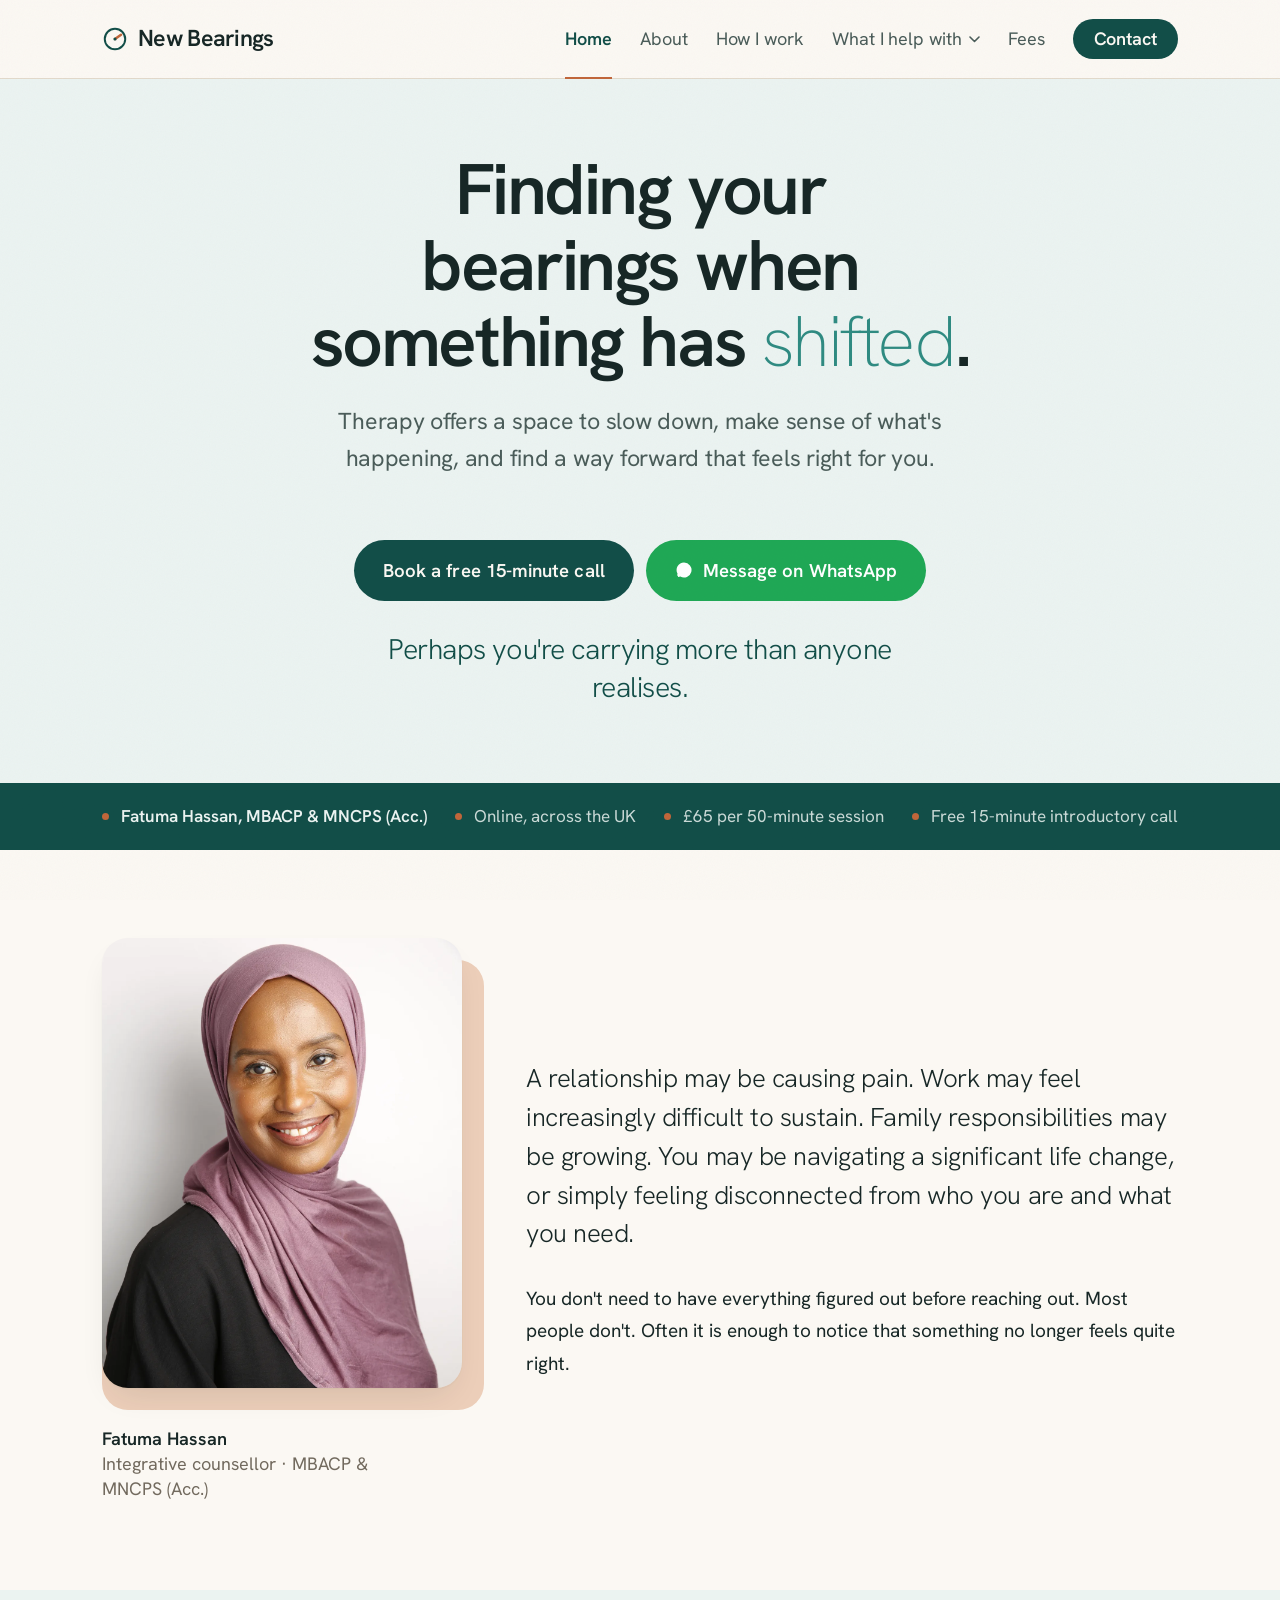
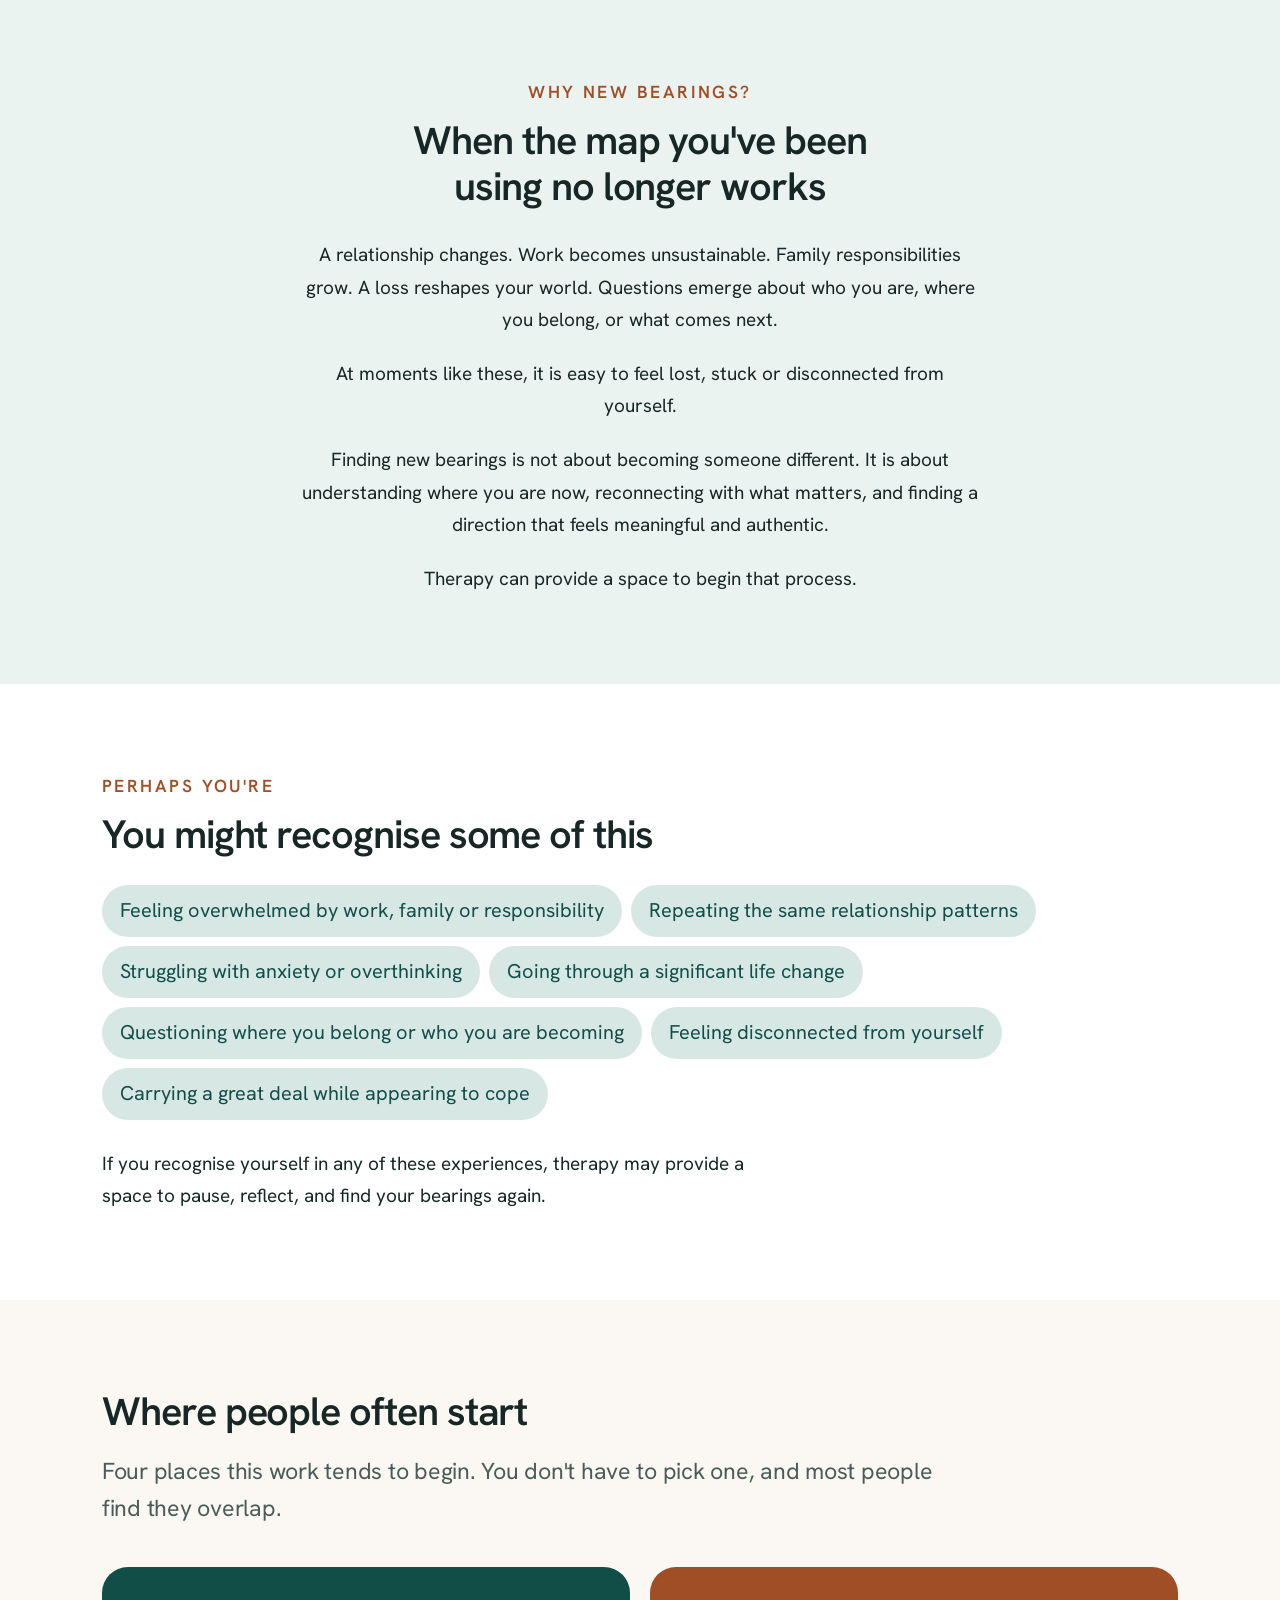
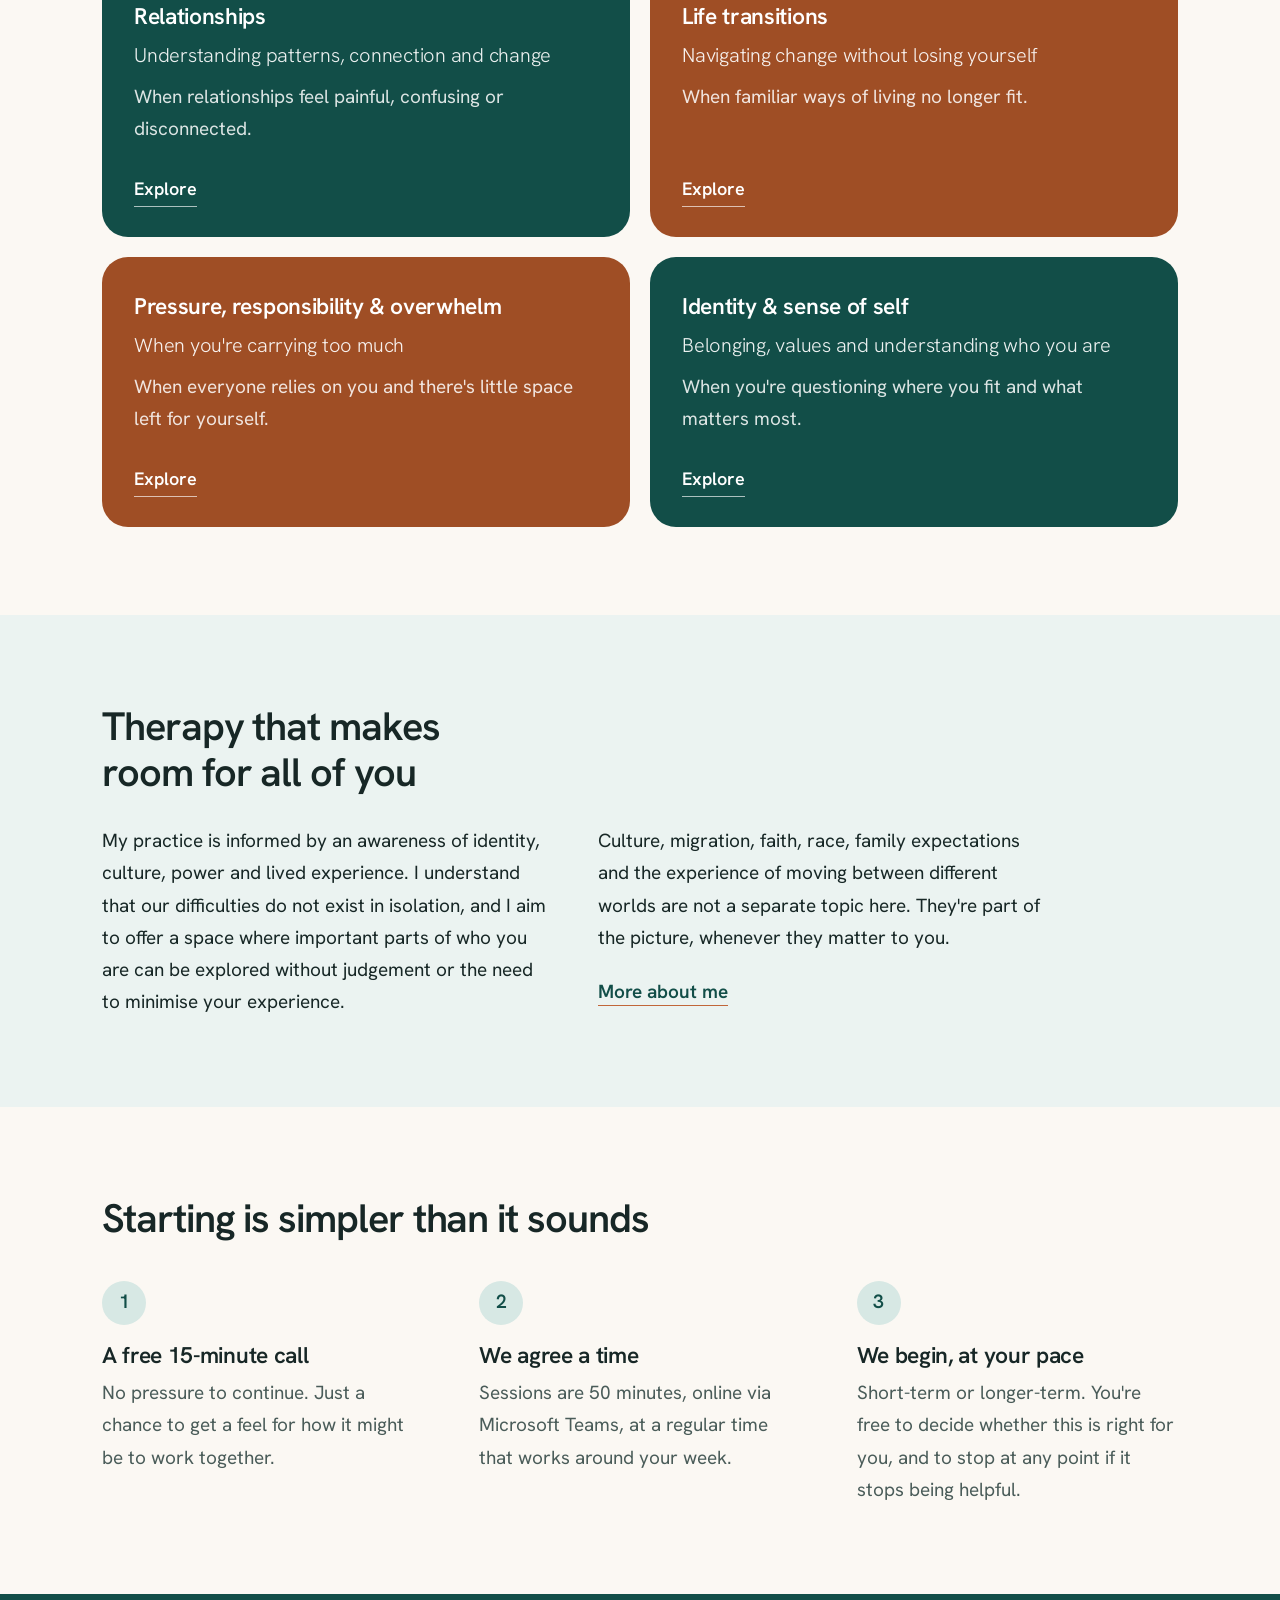
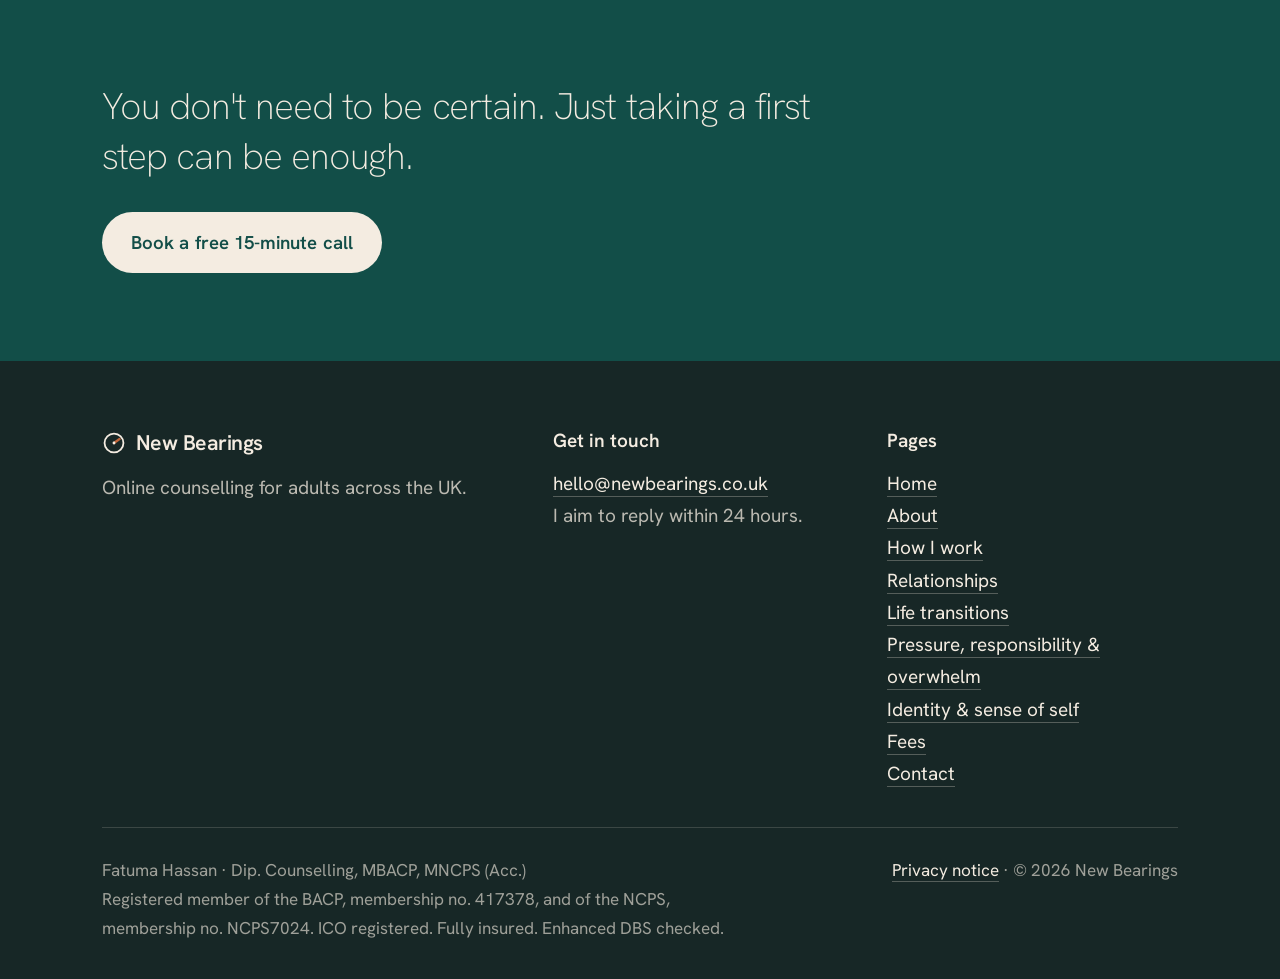
<file: index.html>
<!doctype html>
<html lang="en-GB">
<head>
<meta charset="utf-8">
<meta name="robots" content="noindex,nofollow">
<meta name="googlebot" content="noindex,nofollow">

<meta name="viewport" content="width=device-width,initial-scale=1">
<title>Online counselling for change, pressure and identity · New Bearings</title>
<meta name="description" content="Online counselling with Fatuma Hassan. Support with relationships, life transitions, pressure and overwhelm, and identity. Free 15-minute introductory call.">
<link rel="preconnect" href="https://fonts.googleapis.com">
<link rel="preconnect" href="https://fonts.gstatic.com" crossorigin>
<link rel="stylesheet" href="https://fonts.googleapis.com/css2?family=Hanken+Grotesk:ital,wght@0,200..900;1,200..700&display=swap">
<link rel="stylesheet" href="styles.css?v=21e41243">
<link rel="icon" href="favicon.svg" type="image/svg+xml">
<link rel="icon" href="favicon.png" sizes="96x96">
<link rel="apple-touch-icon" href="apple-touch-icon.png">
<meta name="theme-color" content="#124E48">
</head>
<body>

<a class="skip" href="#main">Skip to content</a>

<header class="site">
  <div class="wrap bar">
    <a class="brand" href="index.html"><svg class="mark" width="26" height="26" viewBox="0 0 32 32" aria-hidden="true" focusable="false"><circle cx="16" cy="16" r="12.6" fill="none" stroke="#124E48" stroke-width="2.4"/><line x1="16" y1="16" x2="23.4" y2="10.8" stroke="#C1663A" stroke-width="3.2" stroke-linecap="round"/><circle cx="16" cy="16" r="1.9" fill="#124E48"/></svg>New&nbsp;Bearings</a>
    <button class="burger" aria-label="Menu" aria-expanded="false">
      <span class="burger-bars" aria-hidden="true"></span>Menu</button>
    <nav aria-label="Main"><a href="index.html" class="on">Home</a><a href="about.html">About</a><a href="how-i-work.html">How I work</a><div class="has-sub"><button class="subtoggle" aria-expanded="false" aria-controls="nav-areas">What I help with<svg class="chev" width="11" height="7" viewBox="0 0 11 7" aria-hidden="true"><path d="M1 1l4.5 4.5L10 1" fill="none" stroke="currentColor" stroke-width="1.6" stroke-linecap="round" stroke-linejoin="round"/></svg></button><div class="submenu" id="nav-areas"><a href="relationships.html"><span class="st">Relationships</span><span class="sd">Patterns, connection and change</span></a><a href="life-transitions.html"><span class="st">Life transitions</span><span class="sd">Navigating change without losing yourself</span></a><a href="pressure-overwhelm.html"><span class="st">Pressure, responsibility &amp; overwhelm</span><span class="sd">When you're carrying too much</span></a><a href="identity.html"><span class="st">Identity &amp; sense of self</span><span class="sd">Belonging, values and who you are</span></a></div></div><a href="fees.html">Fees</a><a class="navcta" href="contact.html">Contact</a></nav>
  </div>
</header>

<main id="main">
<section class="hero hero-home"><div class="wrap hero-centre">
<h1>Finding your bearings when something has <em>shifted</em>.</h1>
<p class="lede">Therapy offers a space to slow down, make sense of what's happening, and find a way forward that feels right for you.</p>
<div class="ctas"><a class="btn" href="contact.html">Book a free 15-minute
call</a><a class="btn wa" href="https://wa.me/447000000000?text=Hi%20Fatuma,%20I%20found%20you%20through%20the%20New%20Bearings%20website%20and%20would%20like%20to%20arrange%20a%20free%20introductory%20call." target="_blank" rel="noopener">Message on WhatsApp</a></div>
<p class="hook">Perhaps you're carrying more than anyone realises.</p>
</div></section>

<section class="strip"><div class="wrap">
<ul class="strip-list">
  <li>Fatuma Hassan, MBACP &amp; MNCPS&nbsp;(Acc.)</li>
  <li>Online, across the UK</li>
  <li>&pound;65 per 50-minute session</li>
  <li>Free 15-minute introductory call</li>
</ul>
</div></section>
<section class="intro"><div class="wrap intro-grid">
<div class="intro-pic">
<div class="intro-photo">
<picture>
  <source srcset="img/fatuma-portrait.webp" type="image/webp">
  <img src="img/fatuma-portrait.jpg" width="1200" height="1500"
       alt="Fatuma Hassan, counsellor at New Bearings"
       loading="lazy" decoding="async">
</picture>
</div>
<p class="cap"><b>Fatuma Hassan</b>Integrative counsellor &middot; MBACP &amp; MNCPS&nbsp;(Acc.)</p>
</div>
<div class="intro-copy">
<p class="big">A relationship may be causing pain. Work may feel increasingly
difficult to sustain. Family responsibilities may be growing. You may be
navigating a significant life change, or simply feeling disconnected from who you
are and what you need.</p>
<p>You don't need to have everything figured out before reaching out. Most people
don't. Often it is enough to notice that something no longer feels quite right.</p>
</div>
</div></section>

<section class="tinted"><div class="wrap why-full">
<p class="kicker">Why New Bearings?</p>
<h2>When the map you've been using no longer works</h2>
<div class="why-cols2">
<div>
<p>A relationship changes. Work becomes unsustainable. Family responsibilities
grow. A loss reshapes your world. Questions emerge about who you are, where you
belong, or what comes next.</p>
<p>At moments like these, it is easy to feel lost, stuck or disconnected from
yourself.</p>
</div>
<div>
<p>Finding new bearings is not about becoming someone different. It is about
understanding where you are now, reconnecting with what matters, and finding a
direction that feels meaningful and authentic.</p>
<p>Therapy can provide a space to begin that process.</p>
</div>
</div>
</div></section>

<section class="alt"><div class="wrap">
<p class="kicker">Perhaps you're</p>
<h2>You might recognise some of this</h2>
<div class="tags"><span class="tag">Feeling overwhelmed by work, family or responsibility</span><span class="tag">Repeating the same relationship patterns</span><span class="tag">Struggling with anxiety or overthinking</span><span class="tag">Going through a significant life change</span><span class="tag">Questioning where you belong or who you are becoming</span><span class="tag">Feeling disconnected from yourself</span><span class="tag">Carrying a great deal while appearing to cope</span></div>
<p class="small-note">If you recognise yourself in any of these experiences,
therapy may provide a space to pause, reflect, and find your bearings again.</p>
</div></section>

<section><div class="wrap">
<h2>Where people often start</h2>
<p class="lede">Four places this work tends to begin. You don't have to pick one,
and most people find they overlap.</p>
<div class="cards cards-4">
  <a class="card" href="relationships.html">
    <h3>Relationships</h3>
    <p class="sub">Understanding patterns, connection and change</p>
    <p>When relationships feel painful, confusing or disconnected.</p>
    <span class="more">Explore</span>
  </a>
  <a class="card" href="life-transitions.html">
    <h3>Life transitions</h3>
    <p class="sub">Navigating change without losing yourself</p>
    <p>When familiar ways of living no longer fit.</p>
    <span class="more">Explore</span>
  </a>
  <a class="card" href="pressure-overwhelm.html">
    <h3>Pressure, responsibility &amp; overwhelm</h3>
    <p class="sub">When you're carrying too much</p>
    <p>When everyone relies on you and there's little space left for yourself.</p>
    <span class="more">Explore</span>
  </a>
  <a class="card" href="identity.html">
    <h3>Identity &amp; sense of self</h3>
    <p class="sub">Belonging, values and understanding who you are</p>
    <p>When you're questioning where you fit and what matters most.</p>
    <span class="more">Explore</span>
  </a>
</div>
</div></section>

<section class="tinted"><div class="wrap panel">
<h2>Therapy that makes room for all of you</h2>
<div class="panel-cols">
<div>
<p>My practice is informed by an awareness of identity, culture, power and lived
experience. I understand that our difficulties do not exist in isolation, and I
aim to offer a space where important parts of who you are can be explored without
judgement or the need to minimise your experience.</p>
</div>
<div>
<p>Culture, migration, faith, race, family expectations and the experience of
moving between different worlds are not a separate topic here. They're part of
the picture, whenever they matter to you.</p>
<p><a class="inline" href="about.html">More about me</a></p>
</div>
</div>
</div></section>

<section><div class="wrap narrow">
<h2>Starting is simpler than it sounds</h2>
<div class="steps">
  <div><span class="n">1</span><h3>A free 15-minute call</h3>
  <p>No pressure to continue. Just a chance to get a feel for how it might be to
  work together.</p></div>
  <div><span class="n">2</span><h3>We agree a time</h3>
  <p>Sessions are 50 minutes, online via Microsoft Teams, at a regular time that
  works around your week.</p></div>
  <div><span class="n">3</span><h3>We begin, at your pace</h3>
  <p>Short-term or longer-term. You're free to decide whether this is right for
  you, and to stop at any point if it stops being helpful.</p></div>
</div>
</div></section>
<section class="band"><div class="wrap narrow">
<p class="band-q">You don't need to be certain. Just taking a first step can be enough.</p>
<a class="btn light" href="contact.html">Book a free 15-minute call</a>
</div></section>
</main>

<footer class="site">
  <div class="wrap">
    <div class="foot-grid">
      <div>
        <p class="foot-brand"><svg class="mark" width="24" height="24" viewBox="0 0 32 32" aria-hidden="true" focusable="false"><circle cx="16" cy="16" r="12.6" fill="none" stroke="#F4ECE1" stroke-width="2.4"/><line x1="16" y1="16" x2="23.4" y2="10.8" stroke="#C1663A" stroke-width="3.2" stroke-linecap="round"/><circle cx="16" cy="16" r="1.9" fill="#F4ECE1"/></svg>New Bearings</p>
        <p>Online counselling for adults across the UK.</p>
      </div>
      <div>
        <p class="foot-h">Get in touch</p>
        <p><a href="mailto:hello@newbearings.co.uk">hello@newbearings.co.uk</a><br>
        I aim to reply within 24 hours.</p>
      </div>
      <div>
        <p class="foot-h">Pages</p>
        <p><a href="index.html">Home</a><br><a href="about.html">About</a><br><a href="how-i-work.html">How I work</a><br><a href="relationships.html">Relationships</a><br><a href="life-transitions.html">Life transitions</a><br><a href="pressure-overwhelm.html">Pressure, responsibility &amp; overwhelm</a><br><a href="identity.html">Identity &amp; sense of self</a><br><a href="fees.html">Fees</a><br><a href="contact.html">Contact</a></p>
      </div>
    </div>
    <div class="foot-legal">
      <p>Fatuma Hassan &middot; Dip. Counselling, MBACP, MNCPS&nbsp;(Acc.)<br>
      Registered member of the BACP, membership no.&nbsp;417378, and of the
      NCPS, membership no.&nbsp;NCPS7024. ICO registered. Fully insured.
      Enhanced DBS checked.</p>
      <p><a href="privacy.html">Privacy notice</a> &middot;
      &copy; 2026 New Bearings</p>
    </div>
  </div>
</footer>

<script>
(function(){
  var burger = document.querySelector('.burger');
  var sub    = document.querySelector('.has-sub');
  var toggle = sub && sub.querySelector('.subtoggle');

  burger.addEventListener('click', function(){
    var open = document.body.classList.toggle('nav-open');
    burger.setAttribute('aria-expanded', open);
    if (!open) closeSub();
  });

  function closeSub(){
    if (!sub) return;
    sub.classList.remove('open');
    toggle.setAttribute('aria-expanded', 'false');
  }

  if (toggle) {
    toggle.addEventListener('click', function(e){
      e.stopPropagation();
      var open = sub.classList.toggle('open');
      toggle.setAttribute('aria-expanded', open);
    });
  }

  // Click away and Escape both close the panel.
  document.addEventListener('click', function(e){
    if (sub && !sub.contains(e.target)) closeSub();
  });
  document.addEventListener('keydown', function(e){
    if (e.key === 'Escape') { closeSub(); if (toggle) toggle.focus(); }
  });
})();
</script>
</body>
</html>
</file>
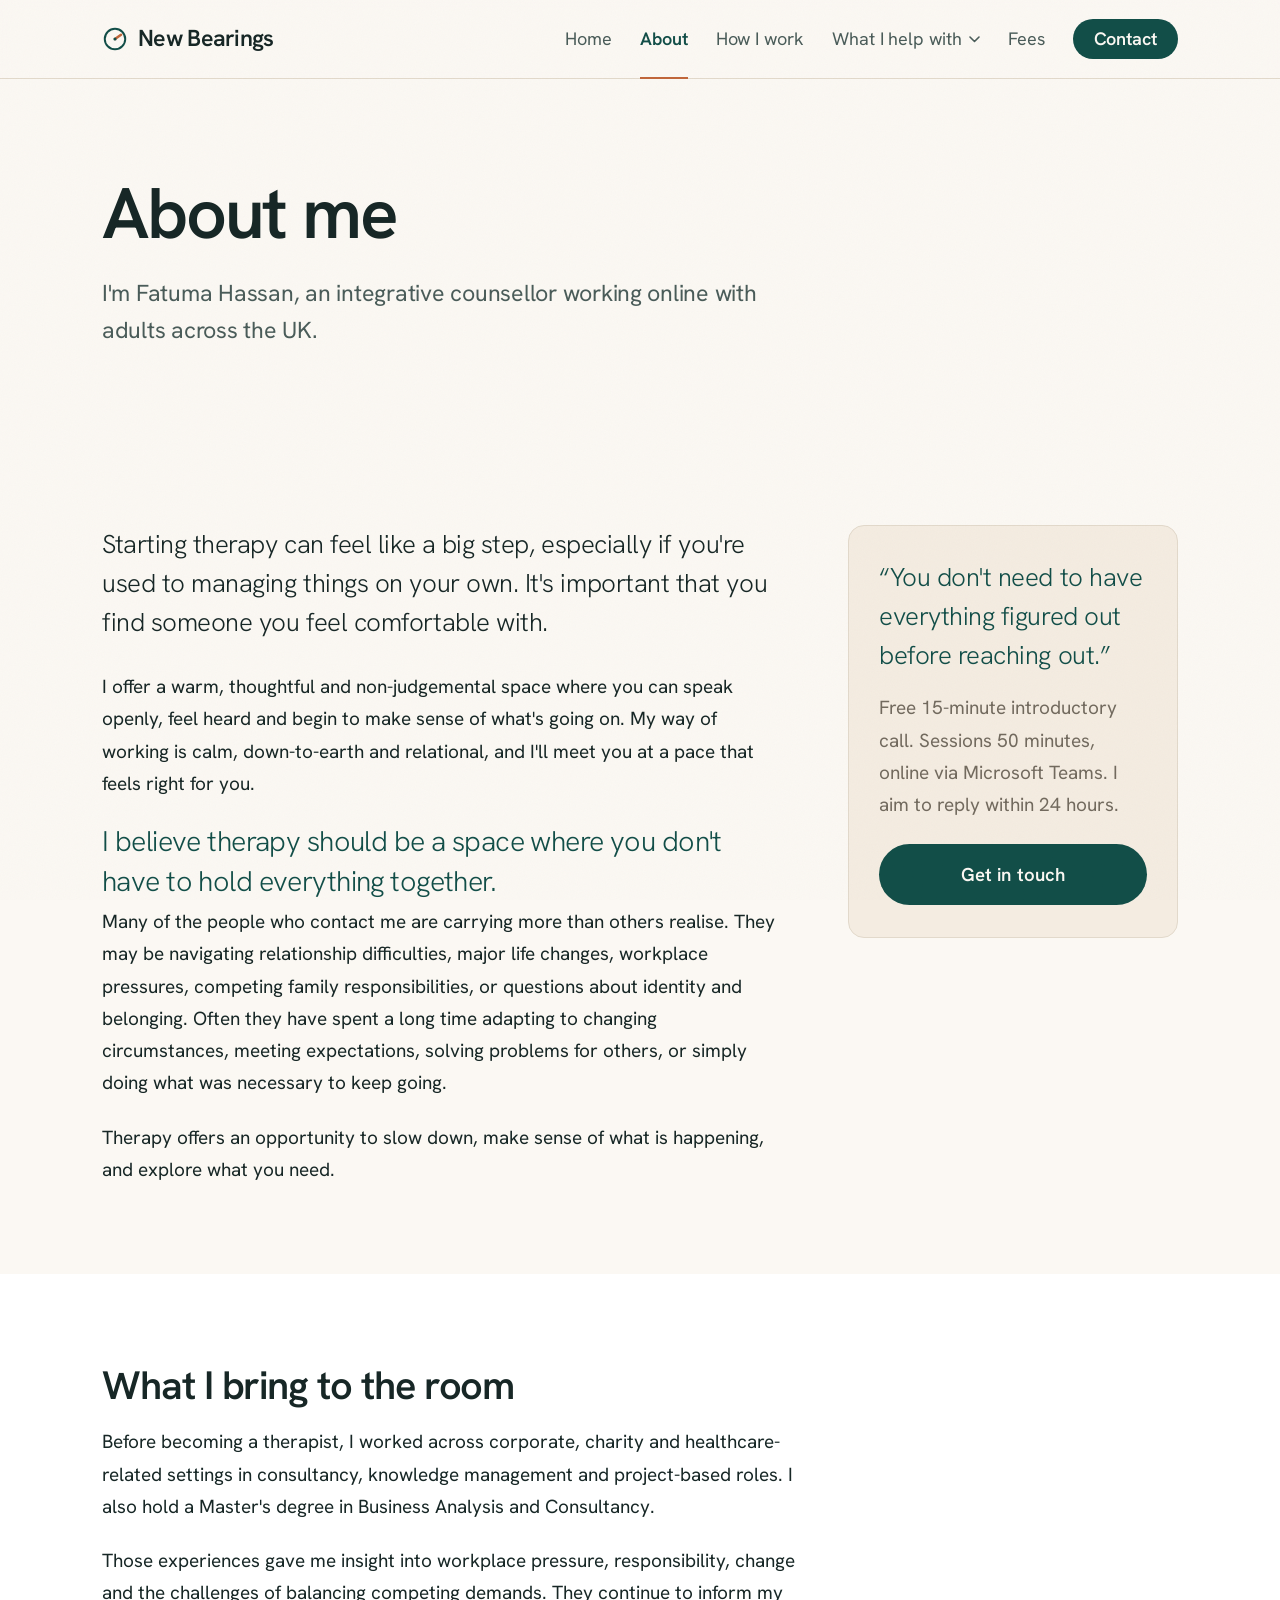
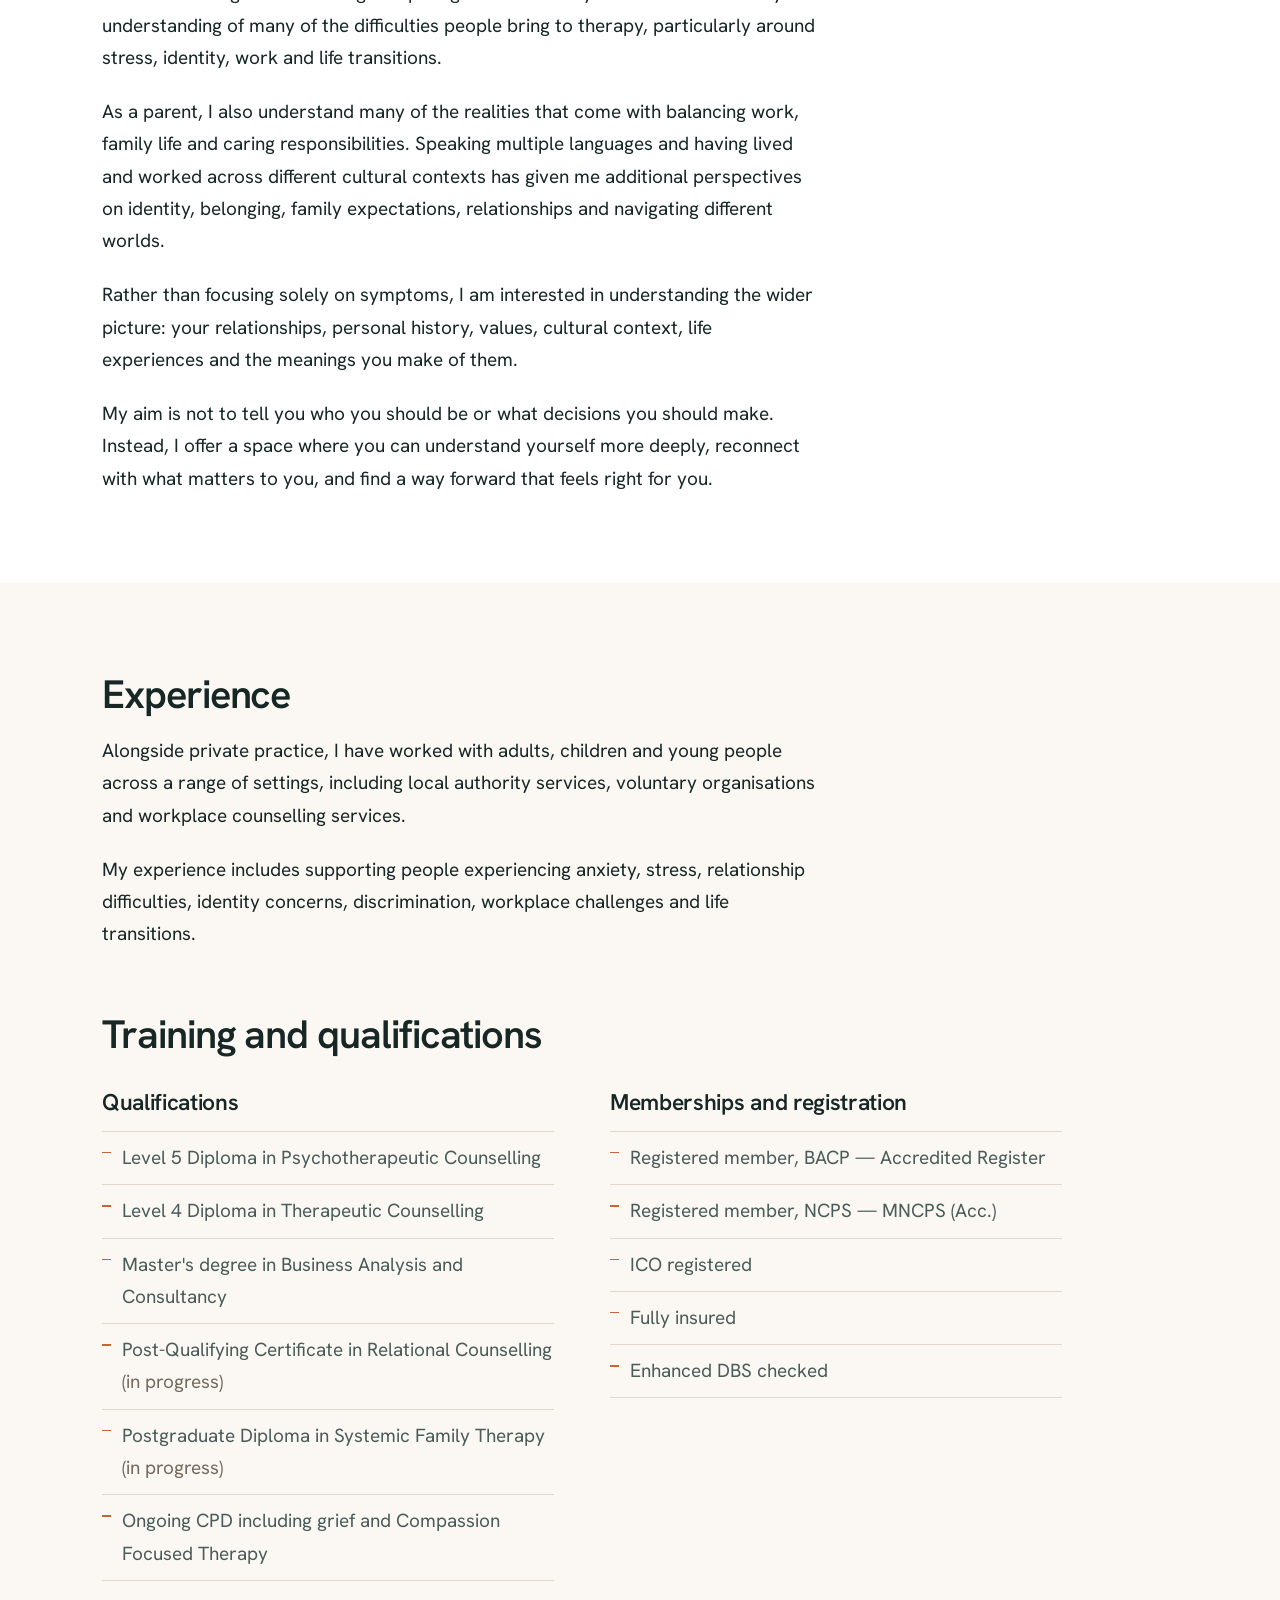
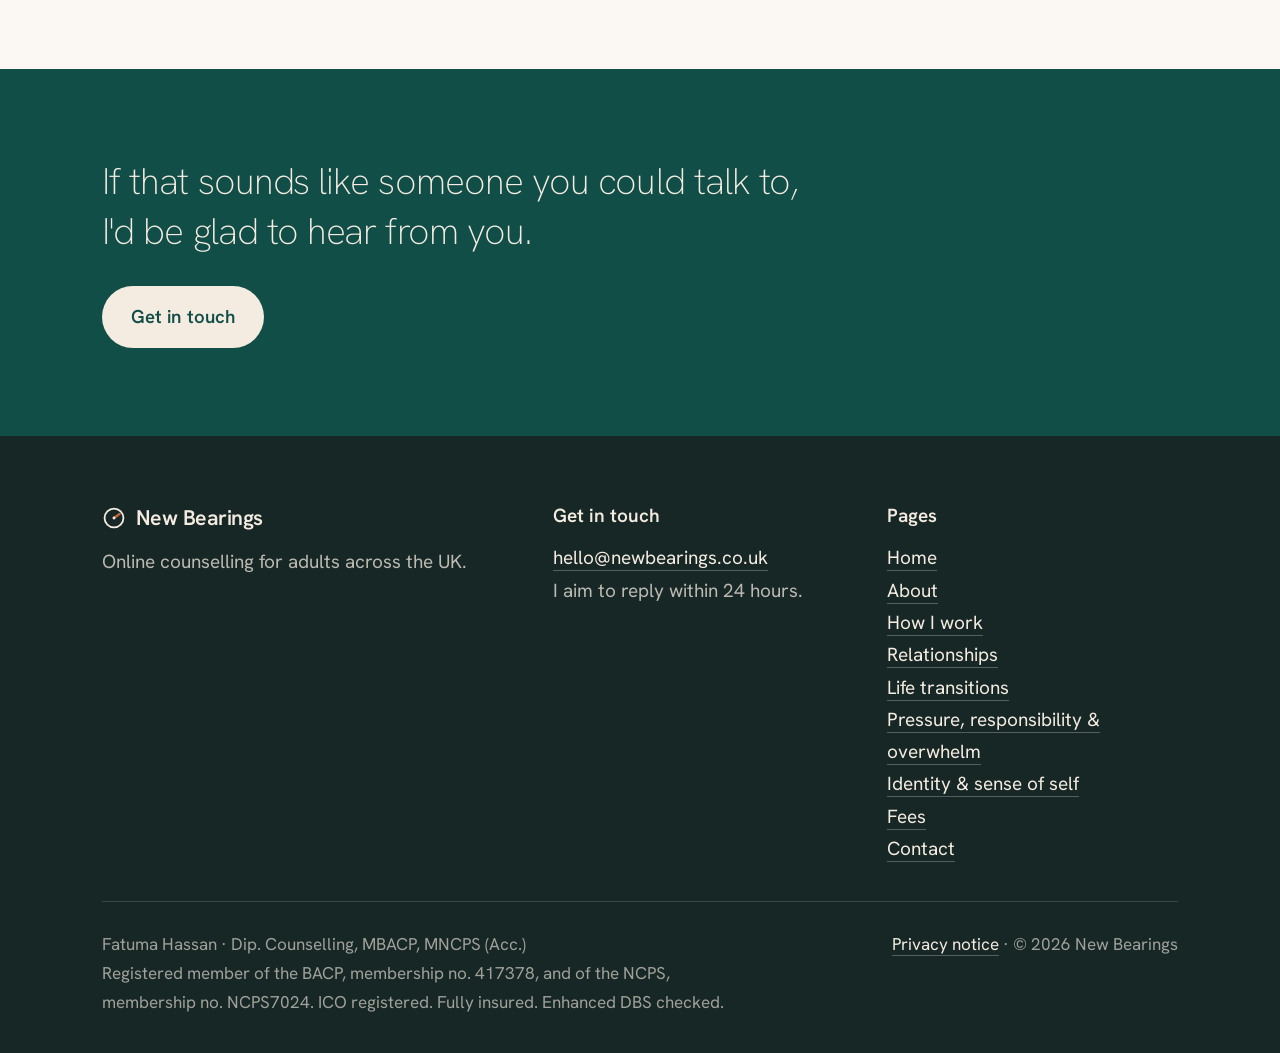
<file: about.html>
<!doctype html>
<html lang="en-GB">
<head>
<meta charset="utf-8">
<meta name="robots" content="noindex,nofollow">
<meta name="googlebot" content="noindex,nofollow">

<meta name="viewport" content="width=device-width,initial-scale=1">
<title>About me · New Bearings</title>
<meta name="description" content="Fatuma Hassan, integrative counsellor. Warm, relational therapy online across the UK.">
<link rel="preconnect" href="https://fonts.googleapis.com">
<link rel="preconnect" href="https://fonts.gstatic.com" crossorigin>
<link rel="stylesheet" href="https://fonts.googleapis.com/css2?family=Hanken+Grotesk:ital,wght@0,200..900;1,200..700&display=swap">
<link rel="stylesheet" href="styles.css?v=21e41243">
<link rel="icon" href="favicon.svg" type="image/svg+xml">
<link rel="icon" href="favicon.png" sizes="96x96">
<link rel="apple-touch-icon" href="apple-touch-icon.png">
<meta name="theme-color" content="#124E48">
</head>
<body>

<a class="skip" href="#main">Skip to content</a>

<header class="site">
  <div class="wrap bar">
    <a class="brand" href="index.html"><svg class="mark" width="26" height="26" viewBox="0 0 32 32" aria-hidden="true" focusable="false"><circle cx="16" cy="16" r="12.6" fill="none" stroke="#124E48" stroke-width="2.4"/><line x1="16" y1="16" x2="23.4" y2="10.8" stroke="#C1663A" stroke-width="3.2" stroke-linecap="round"/><circle cx="16" cy="16" r="1.9" fill="#124E48"/></svg>New&nbsp;Bearings</a>
    <button class="burger" aria-label="Menu" aria-expanded="false">
      <span class="burger-bars" aria-hidden="true"></span>Menu</button>
    <nav aria-label="Main"><a href="index.html">Home</a><a href="about.html" class="on">About</a><a href="how-i-work.html">How I work</a><div class="has-sub"><button class="subtoggle" aria-expanded="false" aria-controls="nav-areas">What I help with<svg class="chev" width="11" height="7" viewBox="0 0 11 7" aria-hidden="true"><path d="M1 1l4.5 4.5L10 1" fill="none" stroke="currentColor" stroke-width="1.6" stroke-linecap="round" stroke-linejoin="round"/></svg></button><div class="submenu" id="nav-areas"><a href="relationships.html"><span class="st">Relationships</span><span class="sd">Patterns, connection and change</span></a><a href="life-transitions.html"><span class="st">Life transitions</span><span class="sd">Navigating change without losing yourself</span></a><a href="pressure-overwhelm.html"><span class="st">Pressure, responsibility &amp; overwhelm</span><span class="sd">When you're carrying too much</span></a><a href="identity.html"><span class="st">Identity &amp; sense of self</span><span class="sd">Belonging, values and who you are</span></a></div></div><a href="fees.html">Fees</a><a class="navcta" href="contact.html">Contact</a></nav>
  </div>
</header>

<main id="main">
<section class="hero"><div class="wrap narrow"><h1>About me</h1><p class="lede">I'm Fatuma Hassan, an integrative counsellor working online with adults across the UK.</p></div></section>
<section><div class="wrap split">
<div>
<p class="big">Starting therapy can feel like a big step, especially if you're
used to managing things on your own. It's important that you find someone you
feel comfortable with.</p>
<p>I offer a warm, thoughtful and non-judgemental space where you can speak
openly, feel heard and begin to make sense of what's going on. My way of working
is calm, down-to-earth and relational, and I'll meet you at a pace that feels
right for you.</p>
<p class="standout">I believe therapy should be a space where you don't have to
hold everything together.</p>
<p>Many of the people who contact me are carrying more than others realise. They
may be navigating relationship difficulties, major life changes, workplace
pressures, competing family responsibilities, or questions about identity and
belonging. Often they have spent a long time adapting to changing circumstances,
meeting expectations, solving problems for others, or simply doing what was
necessary to keep going.</p>
<p>Therapy offers an opportunity to slow down, make sense of what is happening,
and explore what you need.</p>
</div>
<div class="aside-note">
<p class="big">&ldquo;You don't need to have everything figured out before
reaching out.&rdquo;</p>
<p class="small">Free 15-minute introductory call. Sessions 50 minutes, online
via Microsoft Teams. I aim to reply within 24 hours.</p>
<p><a class="btn" href="contact.html">Get in touch</a></p>
</div>
</div></section>

<section class="alt"><div class="wrap narrow">
<h2>What I bring to the room</h2>
<p>Before becoming a therapist, I worked across corporate, charity and
healthcare-related settings in consultancy, knowledge management and project-based
roles. I also hold a Master's degree in Business Analysis and Consultancy.</p>
<p>Those experiences gave me insight into workplace pressure, responsibility,
change and the challenges of balancing competing demands. They continue to inform
my understanding of many of the difficulties people bring to therapy, particularly
around stress, identity, work and life transitions.</p>
<p>As a parent, I also understand many of the realities that come with balancing
work, family life and caring responsibilities. Speaking multiple languages and
having lived and worked across different cultural contexts has given me additional
perspectives on identity, belonging, family expectations, relationships and
navigating different worlds.</p>
<p>Rather than focusing solely on symptoms, I am interested in understanding the
wider picture: your relationships, personal history, values, cultural context,
life experiences and the meanings you make of them.</p>
<p>My aim is not to tell you who you should be or what decisions you should make.
Instead, I offer a space where you can understand yourself more deeply, reconnect
with what matters to you, and find a way forward that feels right for you.</p>
</div></section>

<section><div class="wrap narrow">
<h2>Experience</h2>
<p>Alongside private practice, I have worked with adults, children and young
people across a range of settings, including local authority services, voluntary
organisations and workplace counselling services.</p>
<p>My experience includes supporting people experiencing anxiety, stress,
relationship difficulties, identity concerns, discrimination, workplace challenges
and life transitions.</p>

<h2 class="spaced">Training and qualifications</h2>
<div class="quals">
  <div>
    <h3>Qualifications</h3>
    <ul>
      <li>Level 5 Diploma in Psychotherapeutic Counselling</li>
      <li>Level 4 Diploma in Therapeutic Counselling</li>
      <li>Master's degree in Business Analysis and Consultancy</li>
      <li>Post-Qualifying Certificate in Relational Counselling <em>(in progress)</em></li>
      <li>Postgraduate Diploma in Systemic Family Therapy <em>(in progress)</em></li>
      <li>Ongoing CPD including grief and Compassion Focused Therapy</li>
    </ul>
  </div>
  <div>
    <h3>Memberships and registration</h3>
    <ul>
      <li>Registered member, BACP &mdash; Accredited Register</li>
      <li>Registered member, NCPS &mdash; MNCPS (Acc.)</li>
      <li>ICO registered</li>
      <li>Fully insured</li>
      <li>Enhanced DBS checked</li>
    </ul>
  </div>
</div>
</div></section>
<section class="band"><div class="wrap narrow">
<p class="band-q">If that sounds like someone you could talk to, I'd be glad to hear from you.</p>
<a class="btn light" href="contact.html">Get in touch</a>
</div></section>
</main>

<footer class="site">
  <div class="wrap">
    <div class="foot-grid">
      <div>
        <p class="foot-brand"><svg class="mark" width="24" height="24" viewBox="0 0 32 32" aria-hidden="true" focusable="false"><circle cx="16" cy="16" r="12.6" fill="none" stroke="#F4ECE1" stroke-width="2.4"/><line x1="16" y1="16" x2="23.4" y2="10.8" stroke="#C1663A" stroke-width="3.2" stroke-linecap="round"/><circle cx="16" cy="16" r="1.9" fill="#F4ECE1"/></svg>New Bearings</p>
        <p>Online counselling for adults across the UK.</p>
      </div>
      <div>
        <p class="foot-h">Get in touch</p>
        <p><a href="mailto:hello@newbearings.co.uk">hello@newbearings.co.uk</a><br>
        I aim to reply within 24 hours.</p>
      </div>
      <div>
        <p class="foot-h">Pages</p>
        <p><a href="index.html">Home</a><br><a href="about.html">About</a><br><a href="how-i-work.html">How I work</a><br><a href="relationships.html">Relationships</a><br><a href="life-transitions.html">Life transitions</a><br><a href="pressure-overwhelm.html">Pressure, responsibility &amp; overwhelm</a><br><a href="identity.html">Identity &amp; sense of self</a><br><a href="fees.html">Fees</a><br><a href="contact.html">Contact</a></p>
      </div>
    </div>
    <div class="foot-legal">
      <p>Fatuma Hassan &middot; Dip. Counselling, MBACP, MNCPS&nbsp;(Acc.)<br>
      Registered member of the BACP, membership no.&nbsp;417378, and of the
      NCPS, membership no.&nbsp;NCPS7024. ICO registered. Fully insured.
      Enhanced DBS checked.</p>
      <p><a href="privacy.html">Privacy notice</a> &middot;
      &copy; 2026 New Bearings</p>
    </div>
  </div>
</footer>

<script>
(function(){
  var burger = document.querySelector('.burger');
  var sub    = document.querySelector('.has-sub');
  var toggle = sub && sub.querySelector('.subtoggle');

  burger.addEventListener('click', function(){
    var open = document.body.classList.toggle('nav-open');
    burger.setAttribute('aria-expanded', open);
    if (!open) closeSub();
  });

  function closeSub(){
    if (!sub) return;
    sub.classList.remove('open');
    toggle.setAttribute('aria-expanded', 'false');
  }

  if (toggle) {
    toggle.addEventListener('click', function(e){
      e.stopPropagation();
      var open = sub.classList.toggle('open');
      toggle.setAttribute('aria-expanded', open);
    });
  }

  // Click away and Escape both close the panel.
  document.addEventListener('click', function(e){
    if (sub && !sub.contains(e.target)) closeSub();
  });
  document.addEventListener('keydown', function(e){
    if (e.key === 'Escape') { closeSub(); if (toggle) toggle.focus(); }
  });
})();
</script>
</body>
</html>
</file>
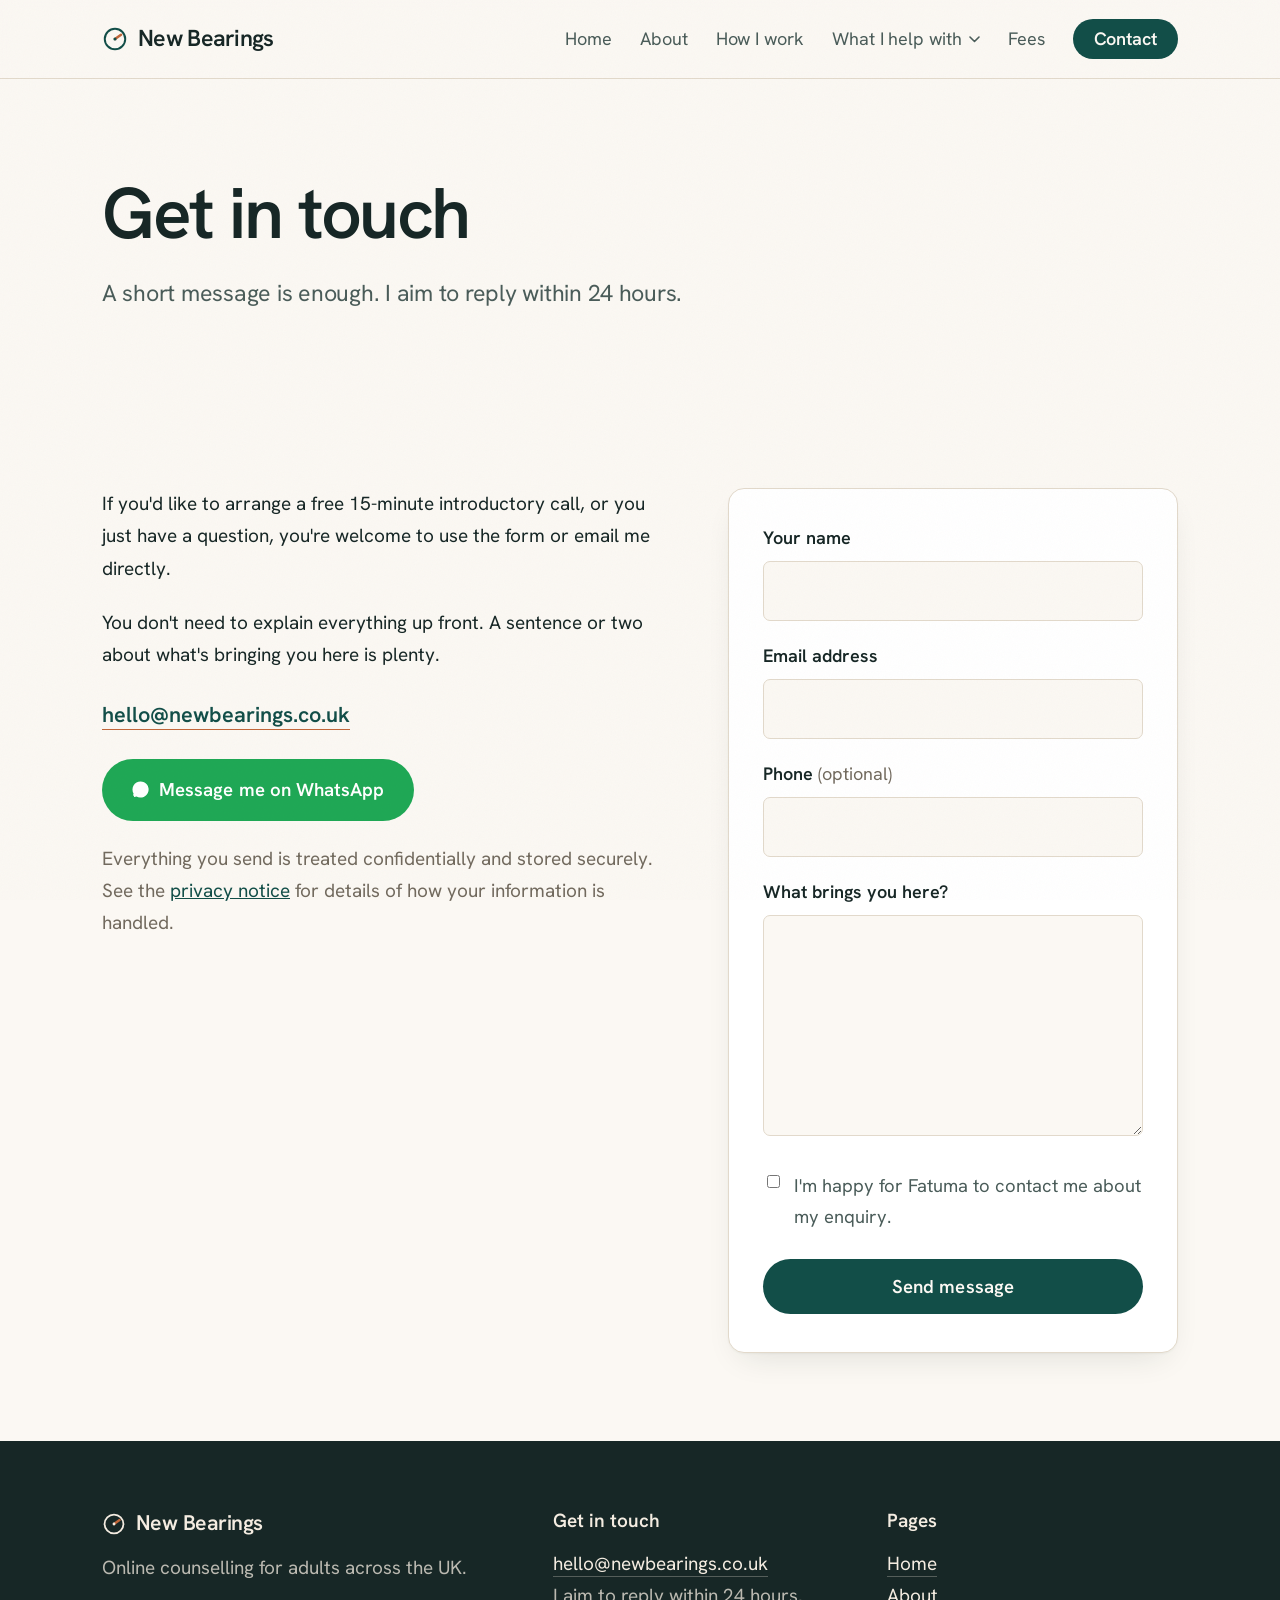
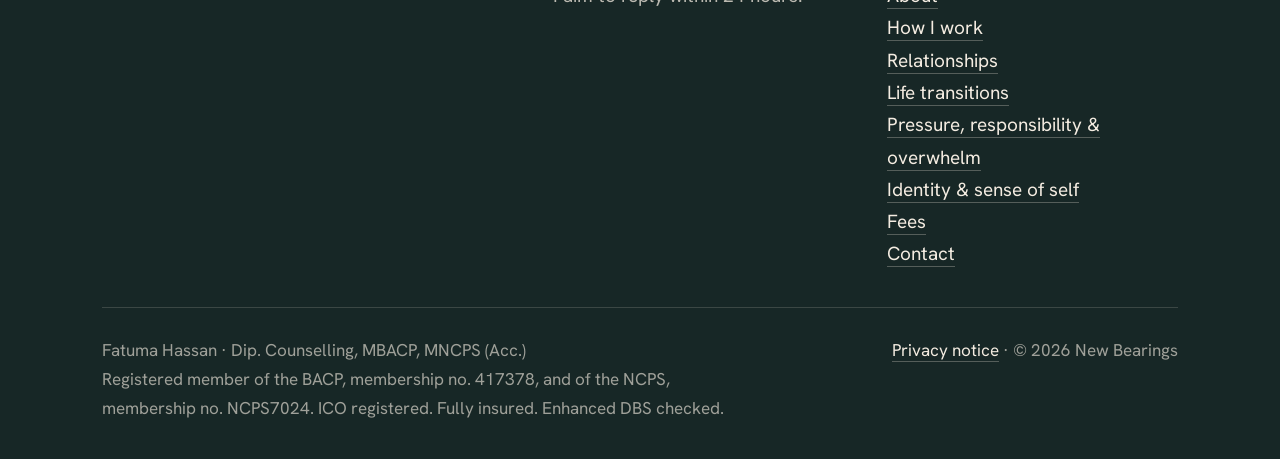
<file: contact.html>
<!doctype html>
<html lang="en-GB">
<head>
<meta charset="utf-8">
<meta name="robots" content="noindex,nofollow">
<meta name="googlebot" content="noindex,nofollow">

<meta name="viewport" content="width=device-width,initial-scale=1">
<title>Get in touch · New Bearings</title>
<meta name="description" content="Arrange a free 15-minute introductory call with Fatuma Hassan. Reply within 24 hours.">
<link rel="preconnect" href="https://fonts.googleapis.com">
<link rel="preconnect" href="https://fonts.gstatic.com" crossorigin>
<link rel="stylesheet" href="https://fonts.googleapis.com/css2?family=Hanken+Grotesk:ital,wght@0,200..900;1,200..700&display=swap">
<link rel="stylesheet" href="styles.css?v=21e41243">
<link rel="icon" href="favicon.svg" type="image/svg+xml">
<link rel="icon" href="favicon.png" sizes="96x96">
<link rel="apple-touch-icon" href="apple-touch-icon.png">
<meta name="theme-color" content="#124E48">
</head>
<body>

<a class="skip" href="#main">Skip to content</a>

<header class="site">
  <div class="wrap bar">
    <a class="brand" href="index.html"><svg class="mark" width="26" height="26" viewBox="0 0 32 32" aria-hidden="true" focusable="false"><circle cx="16" cy="16" r="12.6" fill="none" stroke="#124E48" stroke-width="2.4"/><line x1="16" y1="16" x2="23.4" y2="10.8" stroke="#C1663A" stroke-width="3.2" stroke-linecap="round"/><circle cx="16" cy="16" r="1.9" fill="#124E48"/></svg>New&nbsp;Bearings</a>
    <button class="burger" aria-label="Menu" aria-expanded="false">
      <span class="burger-bars" aria-hidden="true"></span>Menu</button>
    <nav aria-label="Main"><a href="index.html">Home</a><a href="about.html">About</a><a href="how-i-work.html">How I work</a><div class="has-sub"><button class="subtoggle" aria-expanded="false" aria-controls="nav-areas">What I help with<svg class="chev" width="11" height="7" viewBox="0 0 11 7" aria-hidden="true"><path d="M1 1l4.5 4.5L10 1" fill="none" stroke="currentColor" stroke-width="1.6" stroke-linecap="round" stroke-linejoin="round"/></svg></button><div class="submenu" id="nav-areas"><a href="relationships.html"><span class="st">Relationships</span><span class="sd">Patterns, connection and change</span></a><a href="life-transitions.html"><span class="st">Life transitions</span><span class="sd">Navigating change without losing yourself</span></a><a href="pressure-overwhelm.html"><span class="st">Pressure, responsibility &amp; overwhelm</span><span class="sd">When you're carrying too much</span></a><a href="identity.html"><span class="st">Identity &amp; sense of self</span><span class="sd">Belonging, values and who you are</span></a></div></div><a href="fees.html">Fees</a><a class="navcta on" href="contact.html">Contact</a></nav>
  </div>
</header>

<main id="main">
<section class="hero"><div class="wrap narrow"><h1>Get in touch</h1><p class="lede">A short message is enough. I aim to reply within 24 hours.</p></div></section>
<section><div class="wrap split contact">
<div>
<p>If you'd like to arrange a free 15-minute introductory call, or you just have
a question, you're welcome to use the form or email me directly.</p>
<p>You don't need to explain everything up front. A sentence or two about what's
bringing you here is plenty.</p>
<p class="contact-email"><a href="mailto:hello@newbearings.co.uk">hello@newbearings.co.uk</a></p>
<p class="contact-wa"><a class="btn wa" href="https://wa.me/447000000000?text=Hi%20Fatuma,%20I%20found%20you%20through%20the%20New%20Bearings%20website%20and%20would%20like%20to%20arrange%20a%20free%20introductory%20call." target="_blank" rel="noopener">Message me on WhatsApp</a></p>
<p class="small">Everything you send is treated confidentially and stored
securely. See the <a href="privacy.html">privacy notice</a> for details of how
your information is handled.</p>
</div>

<form class="form" action="https://api.web3forms.com/submit" method="POST">
  <input type="hidden" name="access_key" value="YOUR-WEB3FORMS-ACCESS-KEY">
  <input type="hidden" name="subject" value="New Bearings website enquiry">
  <input type="hidden" name="from_name" value="New Bearings">
  <input type="checkbox" name="botcheck" class="hidden" style="display:none">

  <label for="name">Your name</label>
  <input id="name" type="text" name="name" required autocomplete="name">

  <label for="email">Email address</label>
  <input id="email" type="email" name="email" required autocomplete="email">

  <label for="phone">Phone <span class="opt">(optional)</span></label>
  <input id="phone" type="tel" name="phone" autocomplete="tel">

  <label for="message">What brings you here?</label>
  <textarea id="message" name="message" rows="6" required></textarea>

  <label class="check">
    <input type="checkbox" name="consent" required>
    <span>I'm happy for Fatuma to contact me about my enquiry.</span>
  </label>

  <button type="submit" class="btn">Send message</button>
</form>
</div></section>

</main>

<footer class="site">
  <div class="wrap">
    <div class="foot-grid">
      <div>
        <p class="foot-brand"><svg class="mark" width="24" height="24" viewBox="0 0 32 32" aria-hidden="true" focusable="false"><circle cx="16" cy="16" r="12.6" fill="none" stroke="#F4ECE1" stroke-width="2.4"/><line x1="16" y1="16" x2="23.4" y2="10.8" stroke="#C1663A" stroke-width="3.2" stroke-linecap="round"/><circle cx="16" cy="16" r="1.9" fill="#F4ECE1"/></svg>New Bearings</p>
        <p>Online counselling for adults across the UK.</p>
      </div>
      <div>
        <p class="foot-h">Get in touch</p>
        <p><a href="mailto:hello@newbearings.co.uk">hello@newbearings.co.uk</a><br>
        I aim to reply within 24 hours.</p>
      </div>
      <div>
        <p class="foot-h">Pages</p>
        <p><a href="index.html">Home</a><br><a href="about.html">About</a><br><a href="how-i-work.html">How I work</a><br><a href="relationships.html">Relationships</a><br><a href="life-transitions.html">Life transitions</a><br><a href="pressure-overwhelm.html">Pressure, responsibility &amp; overwhelm</a><br><a href="identity.html">Identity &amp; sense of self</a><br><a href="fees.html">Fees</a><br><a href="contact.html">Contact</a></p>
      </div>
    </div>
    <div class="foot-legal">
      <p>Fatuma Hassan &middot; Dip. Counselling, MBACP, MNCPS&nbsp;(Acc.)<br>
      Registered member of the BACP, membership no.&nbsp;417378, and of the
      NCPS, membership no.&nbsp;NCPS7024. ICO registered. Fully insured.
      Enhanced DBS checked.</p>
      <p><a href="privacy.html">Privacy notice</a> &middot;
      &copy; 2026 New Bearings</p>
    </div>
  </div>
</footer>

<script>
(function(){
  var burger = document.querySelector('.burger');
  var sub    = document.querySelector('.has-sub');
  var toggle = sub && sub.querySelector('.subtoggle');

  burger.addEventListener('click', function(){
    var open = document.body.classList.toggle('nav-open');
    burger.setAttribute('aria-expanded', open);
    if (!open) closeSub();
  });

  function closeSub(){
    if (!sub) return;
    sub.classList.remove('open');
    toggle.setAttribute('aria-expanded', 'false');
  }

  if (toggle) {
    toggle.addEventListener('click', function(e){
      e.stopPropagation();
      var open = sub.classList.toggle('open');
      toggle.setAttribute('aria-expanded', open);
    });
  }

  // Click away and Escape both close the panel.
  document.addEventListener('click', function(e){
    if (sub && !sub.contains(e.target)) closeSub();
  });
  document.addEventListener('keydown', function(e){
    if (e.key === 'Escape') { closeSub(); if (toggle) toggle.focus(); }
  });
})();
</script>
</body>
</html>
</file>
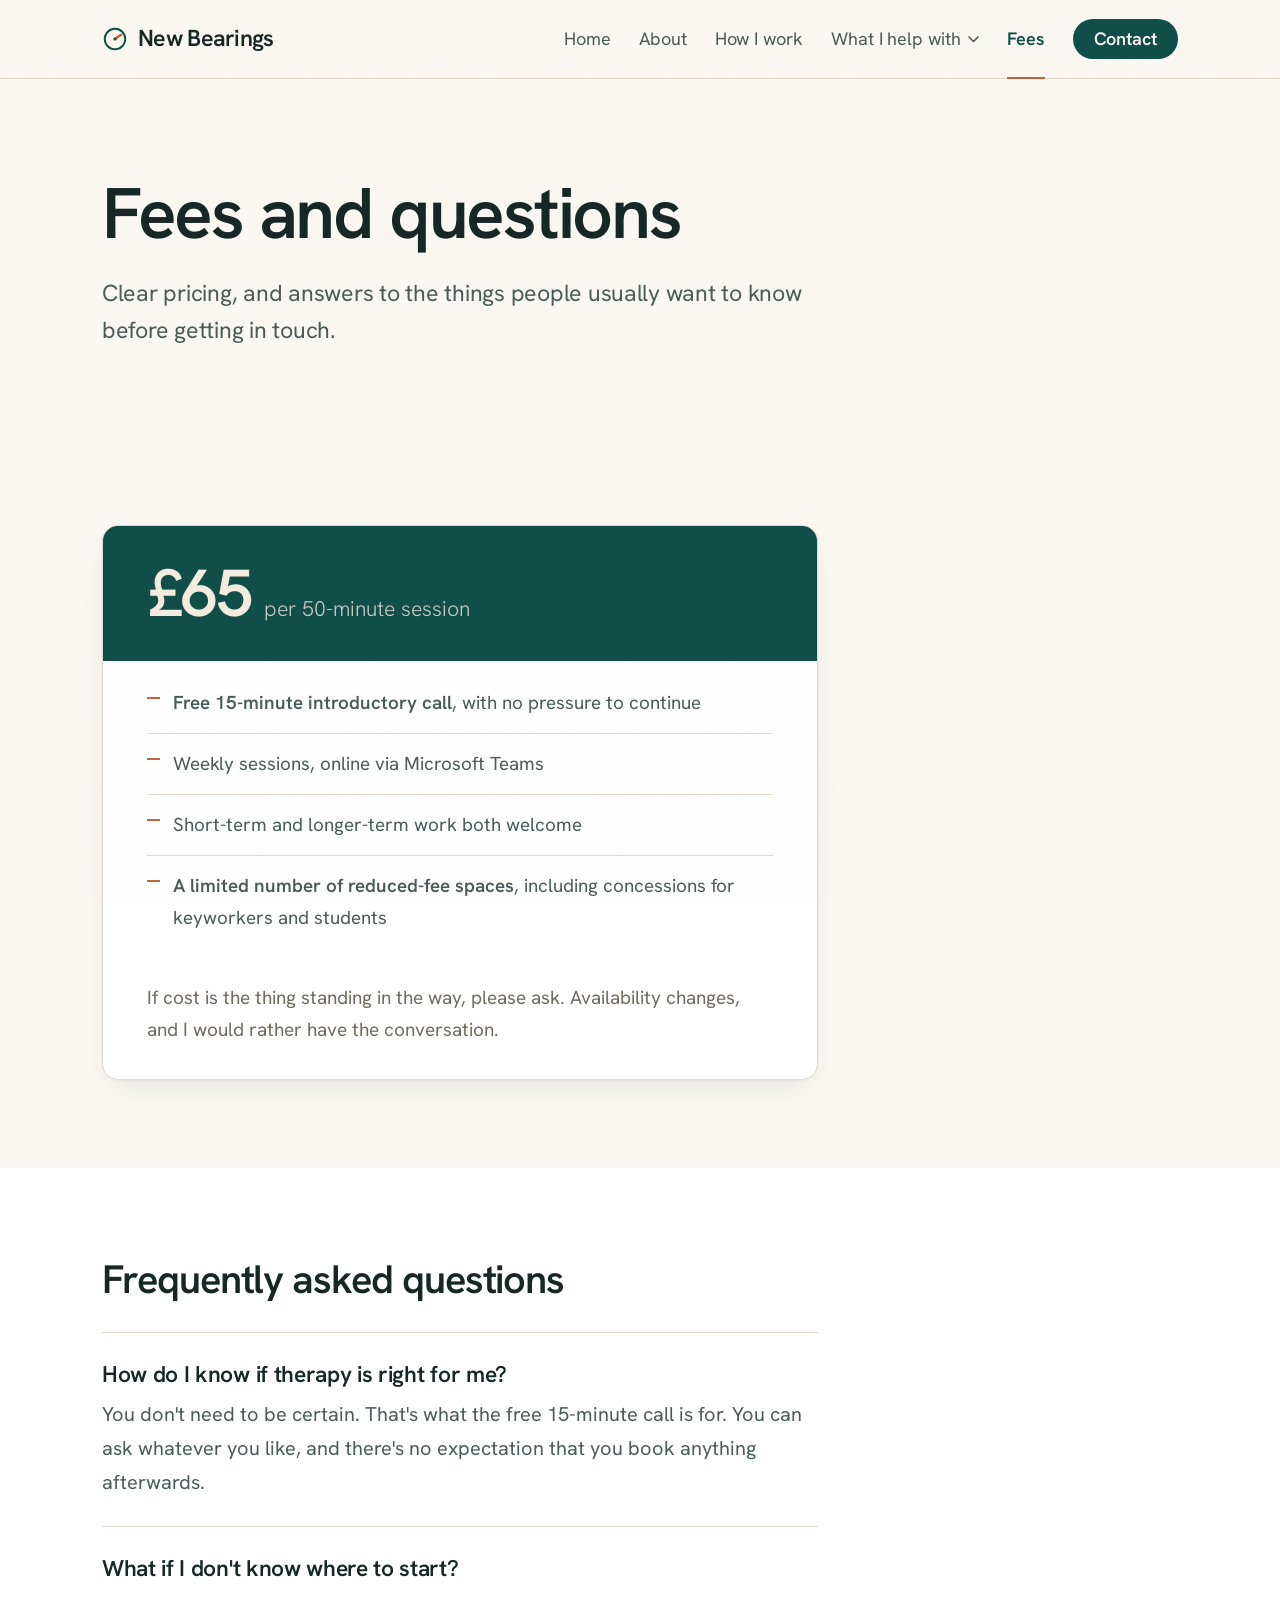
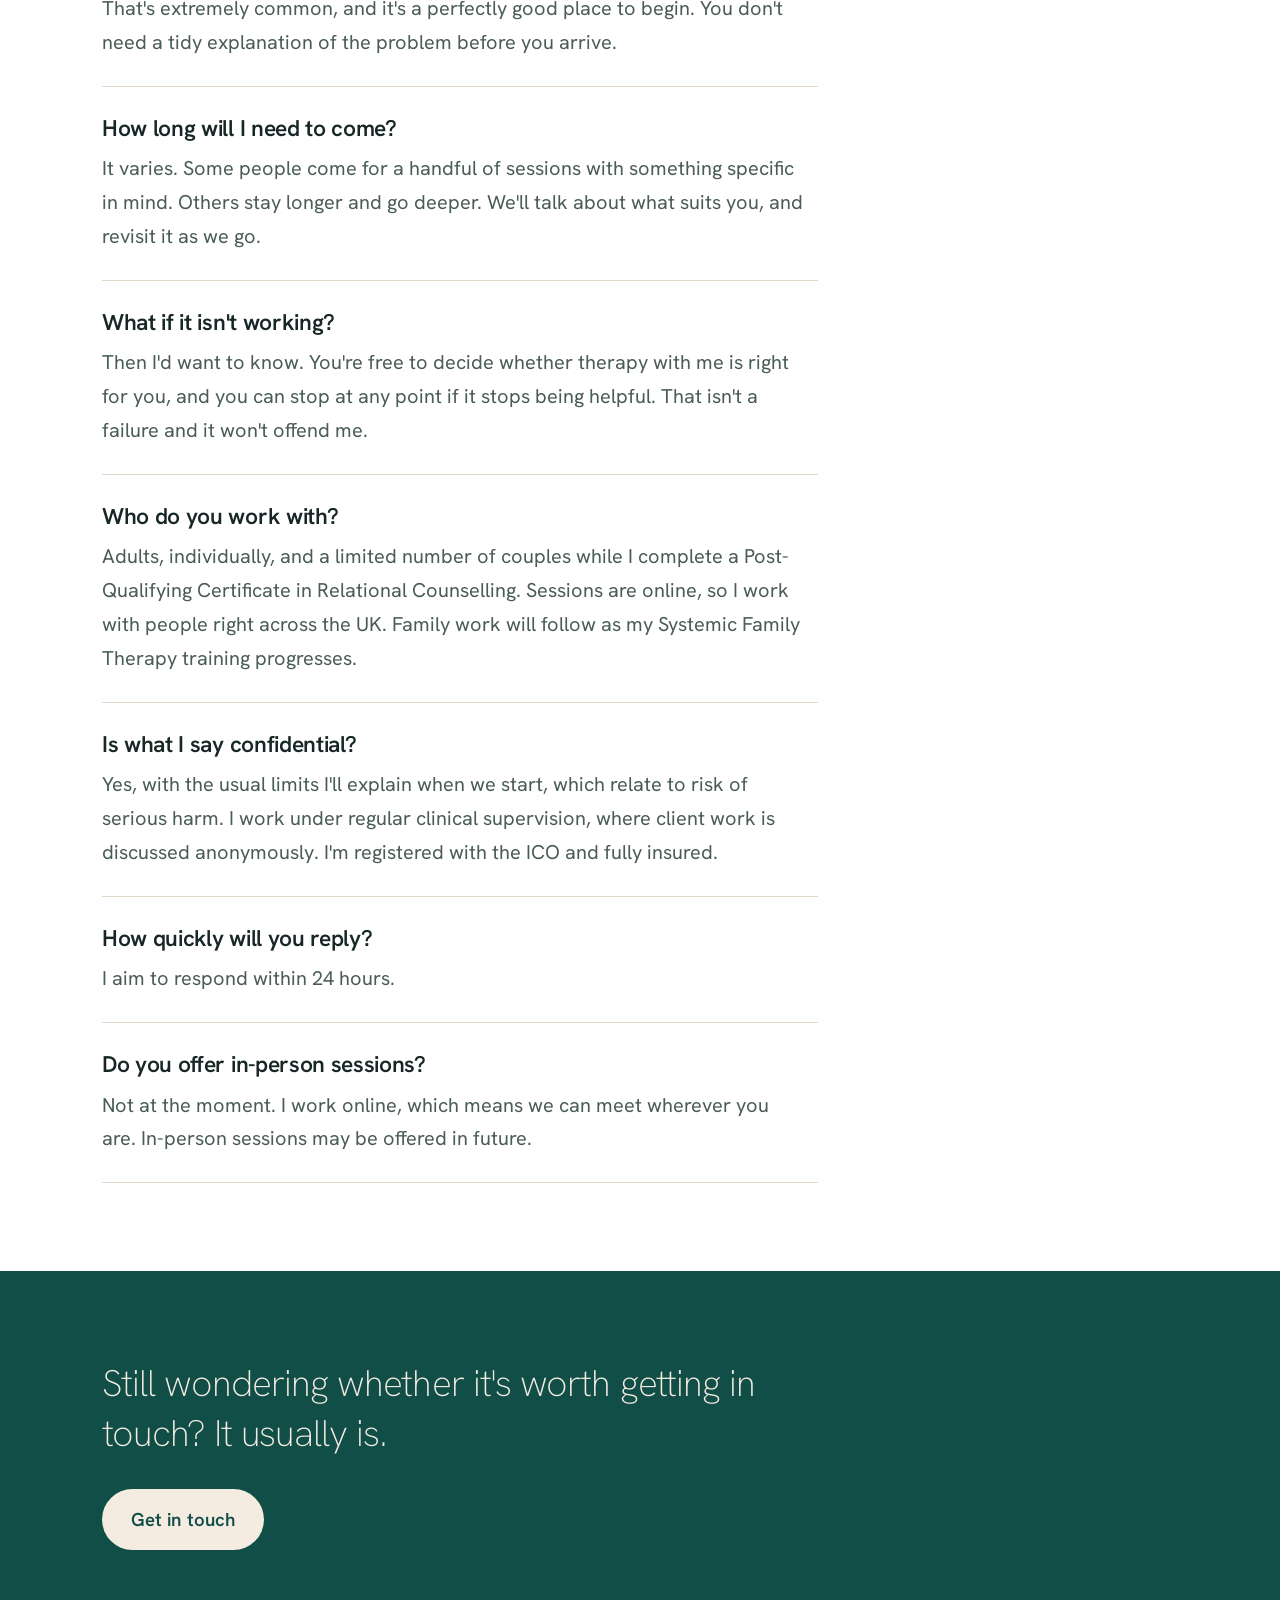
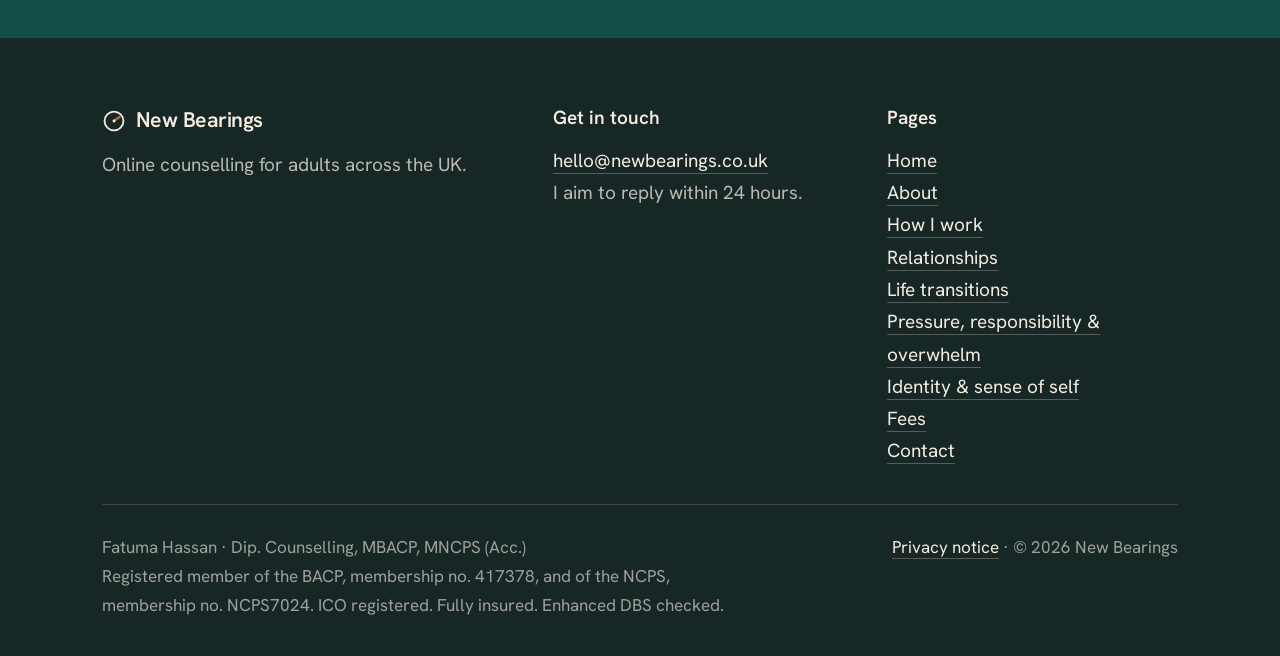
<file: fees.html>
<!doctype html>
<html lang="en-GB">
<head>
<meta charset="utf-8">
<meta name="robots" content="noindex,nofollow">
<meta name="googlebot" content="noindex,nofollow">

<meta name="viewport" content="width=device-width,initial-scale=1">
<title>Fees and questions · New Bearings</title>
<meta name="description" content="£65 per 50-minute session. Free 15-minute introductory call. Reduced-fee spaces available.">
<link rel="preconnect" href="https://fonts.googleapis.com">
<link rel="preconnect" href="https://fonts.gstatic.com" crossorigin>
<link rel="stylesheet" href="https://fonts.googleapis.com/css2?family=Hanken+Grotesk:ital,wght@0,200..900;1,200..700&display=swap">
<link rel="stylesheet" href="styles.css?v=21e41243">
<link rel="icon" href="favicon.svg" type="image/svg+xml">
<link rel="icon" href="favicon.png" sizes="96x96">
<link rel="apple-touch-icon" href="apple-touch-icon.png">
<meta name="theme-color" content="#124E48">
</head>
<body>

<a class="skip" href="#main">Skip to content</a>

<header class="site">
  <div class="wrap bar">
    <a class="brand" href="index.html"><svg class="mark" width="26" height="26" viewBox="0 0 32 32" aria-hidden="true" focusable="false"><circle cx="16" cy="16" r="12.6" fill="none" stroke="#124E48" stroke-width="2.4"/><line x1="16" y1="16" x2="23.4" y2="10.8" stroke="#C1663A" stroke-width="3.2" stroke-linecap="round"/><circle cx="16" cy="16" r="1.9" fill="#124E48"/></svg>New&nbsp;Bearings</a>
    <button class="burger" aria-label="Menu" aria-expanded="false">
      <span class="burger-bars" aria-hidden="true"></span>Menu</button>
    <nav aria-label="Main"><a href="index.html">Home</a><a href="about.html">About</a><a href="how-i-work.html">How I work</a><div class="has-sub"><button class="subtoggle" aria-expanded="false" aria-controls="nav-areas">What I help with<svg class="chev" width="11" height="7" viewBox="0 0 11 7" aria-hidden="true"><path d="M1 1l4.5 4.5L10 1" fill="none" stroke="currentColor" stroke-width="1.6" stroke-linecap="round" stroke-linejoin="round"/></svg></button><div class="submenu" id="nav-areas"><a href="relationships.html"><span class="st">Relationships</span><span class="sd">Patterns, connection and change</span></a><a href="life-transitions.html"><span class="st">Life transitions</span><span class="sd">Navigating change without losing yourself</span></a><a href="pressure-overwhelm.html"><span class="st">Pressure, responsibility &amp; overwhelm</span><span class="sd">When you're carrying too much</span></a><a href="identity.html"><span class="st">Identity &amp; sense of self</span><span class="sd">Belonging, values and who you are</span></a></div></div><a href="fees.html" class="on">Fees</a><a class="navcta" href="contact.html">Contact</a></nav>
  </div>
</header>

<main id="main">
<section class="hero"><div class="wrap narrow"><h1>Fees and questions</h1><p class="lede">Clear pricing, and answers to the things people usually want to know before getting in touch.</p></div></section>
<section><div class="wrap narrow">
<div class="price">
  <div class="price-main">
    <span class="fig">&pound;65</span>
    <span class="per">per 50-minute session</span>
  </div>
  <ul class="price-list">
    <li><strong>Free 15-minute introductory call</strong>, with no pressure to continue</li>
    <li>Weekly sessions, online via Microsoft Teams</li>
    <li>Short-term and longer-term work both welcome</li>
    <li><strong>A limited number of reduced-fee spaces</strong>, including concessions
    for keyworkers and students</li>
  </ul>
  <p class="price-note">If cost is the thing standing in the way, please ask.
  Availability changes, and I would rather have the conversation.</p>
</div>
</div></section>

<section class="alt"><div class="wrap narrow">
<h2>Frequently asked questions</h2>
<div class="faq">
  <div><h3>How do I know if therapy is right for me?</h3>
  <p>You don't need to be certain. That's what the free 15-minute call is for.
  You can ask whatever you like, and there's no expectation that you book
  anything afterwards.</p></div>

  <div><h3>What if I don't know where to start?</h3>
  <p>That's extremely common, and it's a perfectly good place to begin. You don't
  need a tidy explanation of the problem before you arrive.</p></div>

  <div><h3>How long will I need to come?</h3>
  <p>It varies. Some people come for a handful of sessions with something
  specific in mind. Others stay longer and go deeper. We'll talk about what suits
  you, and revisit it as we go.</p></div>

  <div><h3>What if it isn't working?</h3>
  <p>Then I'd want to know. You're free to decide whether therapy with me is
  right for you, and you can stop at any point if it stops being helpful. That
  isn't a failure and it won't offend me.</p></div>

  <div><h3>Who do you work with?</h3>
  <p>Adults, individually, and a limited number of couples while I complete a
  Post-Qualifying Certificate in Relational Counselling. Sessions are online, so
  I work with people right across the UK. Family work will follow as my Systemic
  Family Therapy training progresses.</p></div>

  <div><h3>Is what I say confidential?</h3>
  <p>Yes, with the usual limits I'll explain when we start, which relate to risk
  of serious harm. I work under regular clinical supervision, where client work
  is discussed anonymously. I'm registered with the ICO and fully insured.</p></div>

  <div><h3>How quickly will you reply?</h3>
  <p>I aim to respond within 24 hours.</p></div>

  <div><h3>Do you offer in-person sessions?</h3>
  <p>Not at the moment. I work online, which means we can meet wherever you are.
  In-person sessions may be offered in future.</p></div>
</div>
</div></section>
<section class="band"><div class="wrap narrow">
<p class="band-q">Still wondering whether it's worth getting in touch? It usually is.</p>
<a class="btn light" href="contact.html">Get in touch</a>
</div></section>
</main>

<footer class="site">
  <div class="wrap">
    <div class="foot-grid">
      <div>
        <p class="foot-brand"><svg class="mark" width="24" height="24" viewBox="0 0 32 32" aria-hidden="true" focusable="false"><circle cx="16" cy="16" r="12.6" fill="none" stroke="#F4ECE1" stroke-width="2.4"/><line x1="16" y1="16" x2="23.4" y2="10.8" stroke="#C1663A" stroke-width="3.2" stroke-linecap="round"/><circle cx="16" cy="16" r="1.9" fill="#F4ECE1"/></svg>New Bearings</p>
        <p>Online counselling for adults across the UK.</p>
      </div>
      <div>
        <p class="foot-h">Get in touch</p>
        <p><a href="mailto:hello@newbearings.co.uk">hello@newbearings.co.uk</a><br>
        I aim to reply within 24 hours.</p>
      </div>
      <div>
        <p class="foot-h">Pages</p>
        <p><a href="index.html">Home</a><br><a href="about.html">About</a><br><a href="how-i-work.html">How I work</a><br><a href="relationships.html">Relationships</a><br><a href="life-transitions.html">Life transitions</a><br><a href="pressure-overwhelm.html">Pressure, responsibility &amp; overwhelm</a><br><a href="identity.html">Identity &amp; sense of self</a><br><a href="fees.html">Fees</a><br><a href="contact.html">Contact</a></p>
      </div>
    </div>
    <div class="foot-legal">
      <p>Fatuma Hassan &middot; Dip. Counselling, MBACP, MNCPS&nbsp;(Acc.)<br>
      Registered member of the BACP, membership no.&nbsp;417378, and of the
      NCPS, membership no.&nbsp;NCPS7024. ICO registered. Fully insured.
      Enhanced DBS checked.</p>
      <p><a href="privacy.html">Privacy notice</a> &middot;
      &copy; 2026 New Bearings</p>
    </div>
  </div>
</footer>

<script>
(function(){
  var burger = document.querySelector('.burger');
  var sub    = document.querySelector('.has-sub');
  var toggle = sub && sub.querySelector('.subtoggle');

  burger.addEventListener('click', function(){
    var open = document.body.classList.toggle('nav-open');
    burger.setAttribute('aria-expanded', open);
    if (!open) closeSub();
  });

  function closeSub(){
    if (!sub) return;
    sub.classList.remove('open');
    toggle.setAttribute('aria-expanded', 'false');
  }

  if (toggle) {
    toggle.addEventListener('click', function(e){
      e.stopPropagation();
      var open = sub.classList.toggle('open');
      toggle.setAttribute('aria-expanded', open);
    });
  }

  // Click away and Escape both close the panel.
  document.addEventListener('click', function(e){
    if (sub && !sub.contains(e.target)) closeSub();
  });
  document.addEventListener('keydown', function(e){
    if (e.key === 'Escape') { closeSub(); if (toggle) toggle.focus(); }
  });
})();
</script>
</body>
</html>
</file>
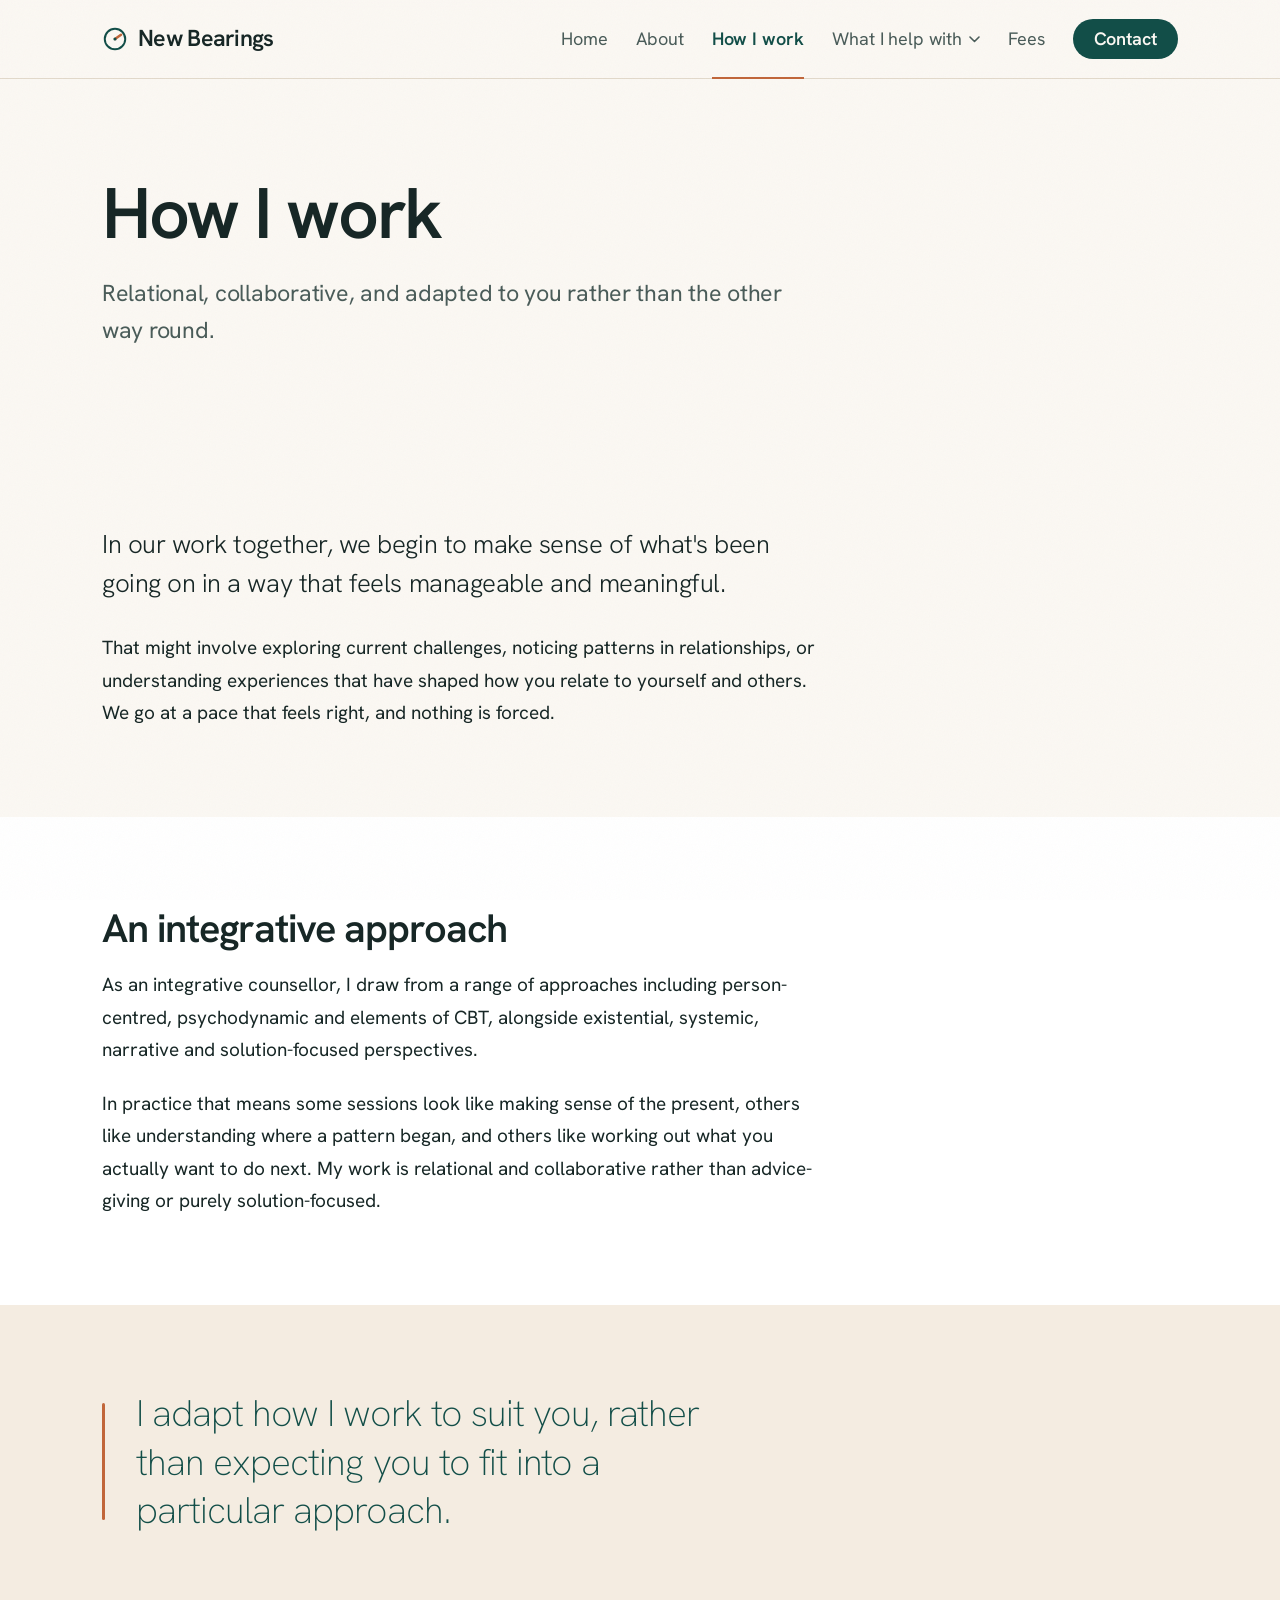
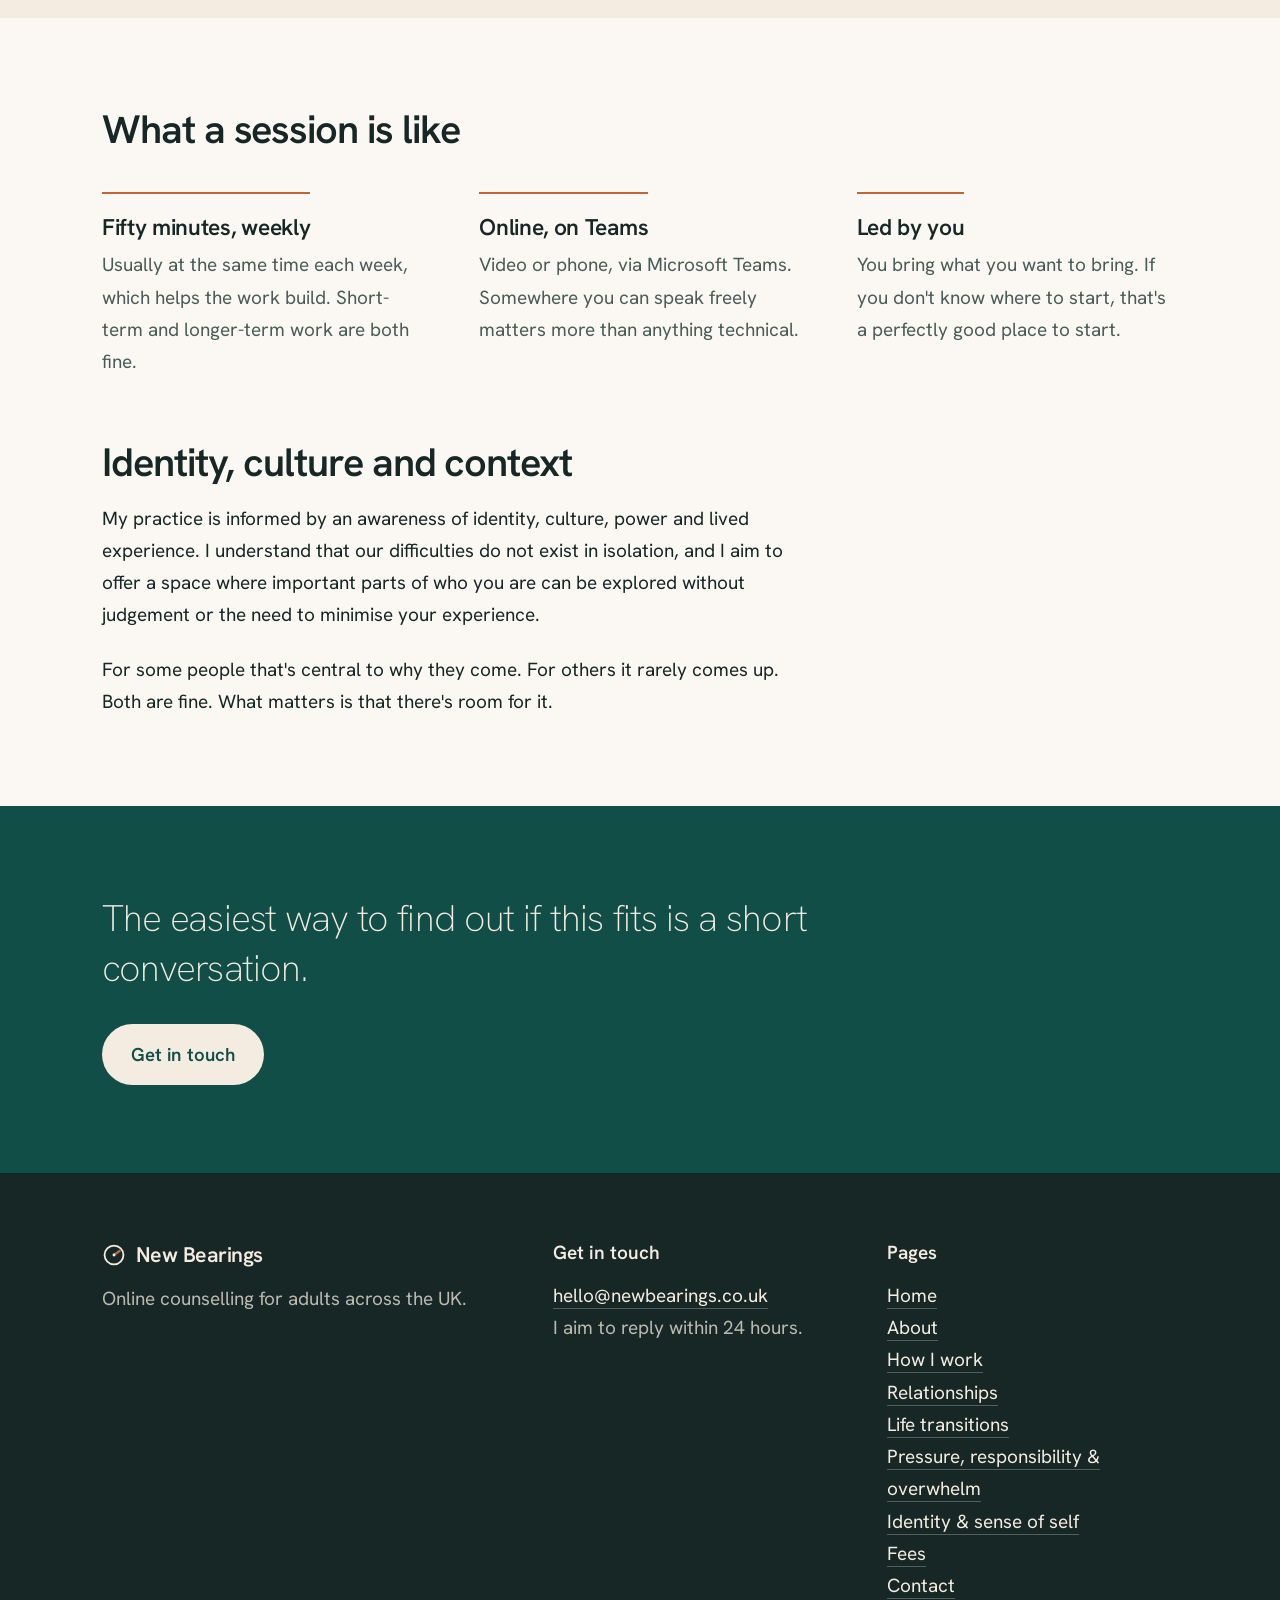
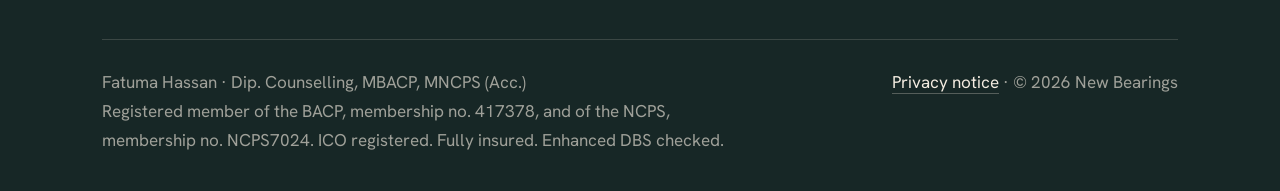
<file: how-i-work.html>
<!doctype html>
<html lang="en-GB">
<head>
<meta charset="utf-8">
<meta name="robots" content="noindex,nofollow">
<meta name="googlebot" content="noindex,nofollow">

<meta name="viewport" content="width=device-width,initial-scale=1">
<title>How I work · New Bearings</title>
<meta name="description" content="An integrative, relational approach adapted to you. What a session is like, and how we might work together.">
<link rel="preconnect" href="https://fonts.googleapis.com">
<link rel="preconnect" href="https://fonts.gstatic.com" crossorigin>
<link rel="stylesheet" href="https://fonts.googleapis.com/css2?family=Hanken+Grotesk:ital,wght@0,200..900;1,200..700&display=swap">
<link rel="stylesheet" href="styles.css?v=21e41243">
<link rel="icon" href="favicon.svg" type="image/svg+xml">
<link rel="icon" href="favicon.png" sizes="96x96">
<link rel="apple-touch-icon" href="apple-touch-icon.png">
<meta name="theme-color" content="#124E48">
</head>
<body>

<a class="skip" href="#main">Skip to content</a>

<header class="site">
  <div class="wrap bar">
    <a class="brand" href="index.html"><svg class="mark" width="26" height="26" viewBox="0 0 32 32" aria-hidden="true" focusable="false"><circle cx="16" cy="16" r="12.6" fill="none" stroke="#124E48" stroke-width="2.4"/><line x1="16" y1="16" x2="23.4" y2="10.8" stroke="#C1663A" stroke-width="3.2" stroke-linecap="round"/><circle cx="16" cy="16" r="1.9" fill="#124E48"/></svg>New&nbsp;Bearings</a>
    <button class="burger" aria-label="Menu" aria-expanded="false">
      <span class="burger-bars" aria-hidden="true"></span>Menu</button>
    <nav aria-label="Main"><a href="index.html">Home</a><a href="about.html">About</a><a href="how-i-work.html" class="on">How I work</a><div class="has-sub"><button class="subtoggle" aria-expanded="false" aria-controls="nav-areas">What I help with<svg class="chev" width="11" height="7" viewBox="0 0 11 7" aria-hidden="true"><path d="M1 1l4.5 4.5L10 1" fill="none" stroke="currentColor" stroke-width="1.6" stroke-linecap="round" stroke-linejoin="round"/></svg></button><div class="submenu" id="nav-areas"><a href="relationships.html"><span class="st">Relationships</span><span class="sd">Patterns, connection and change</span></a><a href="life-transitions.html"><span class="st">Life transitions</span><span class="sd">Navigating change without losing yourself</span></a><a href="pressure-overwhelm.html"><span class="st">Pressure, responsibility &amp; overwhelm</span><span class="sd">When you're carrying too much</span></a><a href="identity.html"><span class="st">Identity &amp; sense of self</span><span class="sd">Belonging, values and who you are</span></a></div></div><a href="fees.html">Fees</a><a class="navcta" href="contact.html">Contact</a></nav>
  </div>
</header>

<main id="main">
<section class="hero"><div class="wrap narrow"><h1>How I work</h1><p class="lede">Relational, collaborative, and adapted to you rather than the other way round.</p></div></section>
<section><div class="wrap narrow">
<p class="big">In our work together, we begin to make sense of what's been going
on in a way that feels manageable and meaningful.</p>
<p>That might involve exploring current challenges, noticing patterns in
relationships, or understanding experiences that have shaped how you relate to
yourself and others. We go at a pace that feels right, and nothing is forced.</p>
</div></section>

<section class="alt"><div class="wrap narrow">
<h2>An integrative approach</h2>
<p>As an integrative counsellor, I draw from a range of approaches including
person-centred, psychodynamic and elements of CBT, alongside existential,
systemic, narrative and solution-focused perspectives.</p>
<p>In practice that means some sessions look like making sense of the present,
others like understanding where a pattern began, and others like working out what
you actually want to do next. My work is relational and collaborative rather than
advice-giving or purely solution-focused.</p>
</div></section>
<section class="quote"><div class="wrap narrow">
<blockquote><p>I adapt how I work to suit you, rather than expecting you to fit into a particular approach.</p></blockquote>
</div></section>
<section><div class="wrap narrow">
<h2>What a session is like</h2>
<!-- Facts, not a sequence, so no numbered markers here. -->
<div class="steps plain">
  <div><h3>Fifty minutes, weekly</h3>
  <p>Usually at the same time each week, which helps the work build. Short-term
  and longer-term work are both fine.</p></div>
  <div><h3>Online, on Teams</h3>
  <p>Video or phone, via Microsoft Teams. Somewhere you can speak freely matters
  more than anything technical.</p></div>
  <div><h3>Led by you</h3>
  <p>You bring what you want to bring. If you don't know where to start, that's a
  perfectly good place to start.</p></div>
</div>

<h2 class="spaced">Identity, culture and context</h2>
<p>My practice is informed by an awareness of identity, culture, power and lived
experience. I understand that our difficulties do not exist in isolation, and I
aim to offer a space where important parts of who you are can be explored without
judgement or the need to minimise your experience.</p>
<p>For some people that's central to why they come. For others it rarely comes up.
Both are fine. What matters is that there's room for it.</p>
</div></section>
<section class="band"><div class="wrap narrow">
<p class="band-q">The easiest way to find out if this fits is a short conversation.</p>
<a class="btn light" href="contact.html">Get in touch</a>
</div></section>
</main>

<footer class="site">
  <div class="wrap">
    <div class="foot-grid">
      <div>
        <p class="foot-brand"><svg class="mark" width="24" height="24" viewBox="0 0 32 32" aria-hidden="true" focusable="false"><circle cx="16" cy="16" r="12.6" fill="none" stroke="#F4ECE1" stroke-width="2.4"/><line x1="16" y1="16" x2="23.4" y2="10.8" stroke="#C1663A" stroke-width="3.2" stroke-linecap="round"/><circle cx="16" cy="16" r="1.9" fill="#F4ECE1"/></svg>New Bearings</p>
        <p>Online counselling for adults across the UK.</p>
      </div>
      <div>
        <p class="foot-h">Get in touch</p>
        <p><a href="mailto:hello@newbearings.co.uk">hello@newbearings.co.uk</a><br>
        I aim to reply within 24 hours.</p>
      </div>
      <div>
        <p class="foot-h">Pages</p>
        <p><a href="index.html">Home</a><br><a href="about.html">About</a><br><a href="how-i-work.html">How I work</a><br><a href="relationships.html">Relationships</a><br><a href="life-transitions.html">Life transitions</a><br><a href="pressure-overwhelm.html">Pressure, responsibility &amp; overwhelm</a><br><a href="identity.html">Identity &amp; sense of self</a><br><a href="fees.html">Fees</a><br><a href="contact.html">Contact</a></p>
      </div>
    </div>
    <div class="foot-legal">
      <p>Fatuma Hassan &middot; Dip. Counselling, MBACP, MNCPS&nbsp;(Acc.)<br>
      Registered member of the BACP, membership no.&nbsp;417378, and of the
      NCPS, membership no.&nbsp;NCPS7024. ICO registered. Fully insured.
      Enhanced DBS checked.</p>
      <p><a href="privacy.html">Privacy notice</a> &middot;
      &copy; 2026 New Bearings</p>
    </div>
  </div>
</footer>

<script>
(function(){
  var burger = document.querySelector('.burger');
  var sub    = document.querySelector('.has-sub');
  var toggle = sub && sub.querySelector('.subtoggle');

  burger.addEventListener('click', function(){
    var open = document.body.classList.toggle('nav-open');
    burger.setAttribute('aria-expanded', open);
    if (!open) closeSub();
  });

  function closeSub(){
    if (!sub) return;
    sub.classList.remove('open');
    toggle.setAttribute('aria-expanded', 'false');
  }

  if (toggle) {
    toggle.addEventListener('click', function(e){
      e.stopPropagation();
      var open = sub.classList.toggle('open');
      toggle.setAttribute('aria-expanded', open);
    });
  }

  // Click away and Escape both close the panel.
  document.addEventListener('click', function(e){
    if (sub && !sub.contains(e.target)) closeSub();
  });
  document.addEventListener('keydown', function(e){
    if (e.key === 'Escape') { closeSub(); if (toggle) toggle.focus(); }
  });
})();
</script>
</body>
</html>
</file>
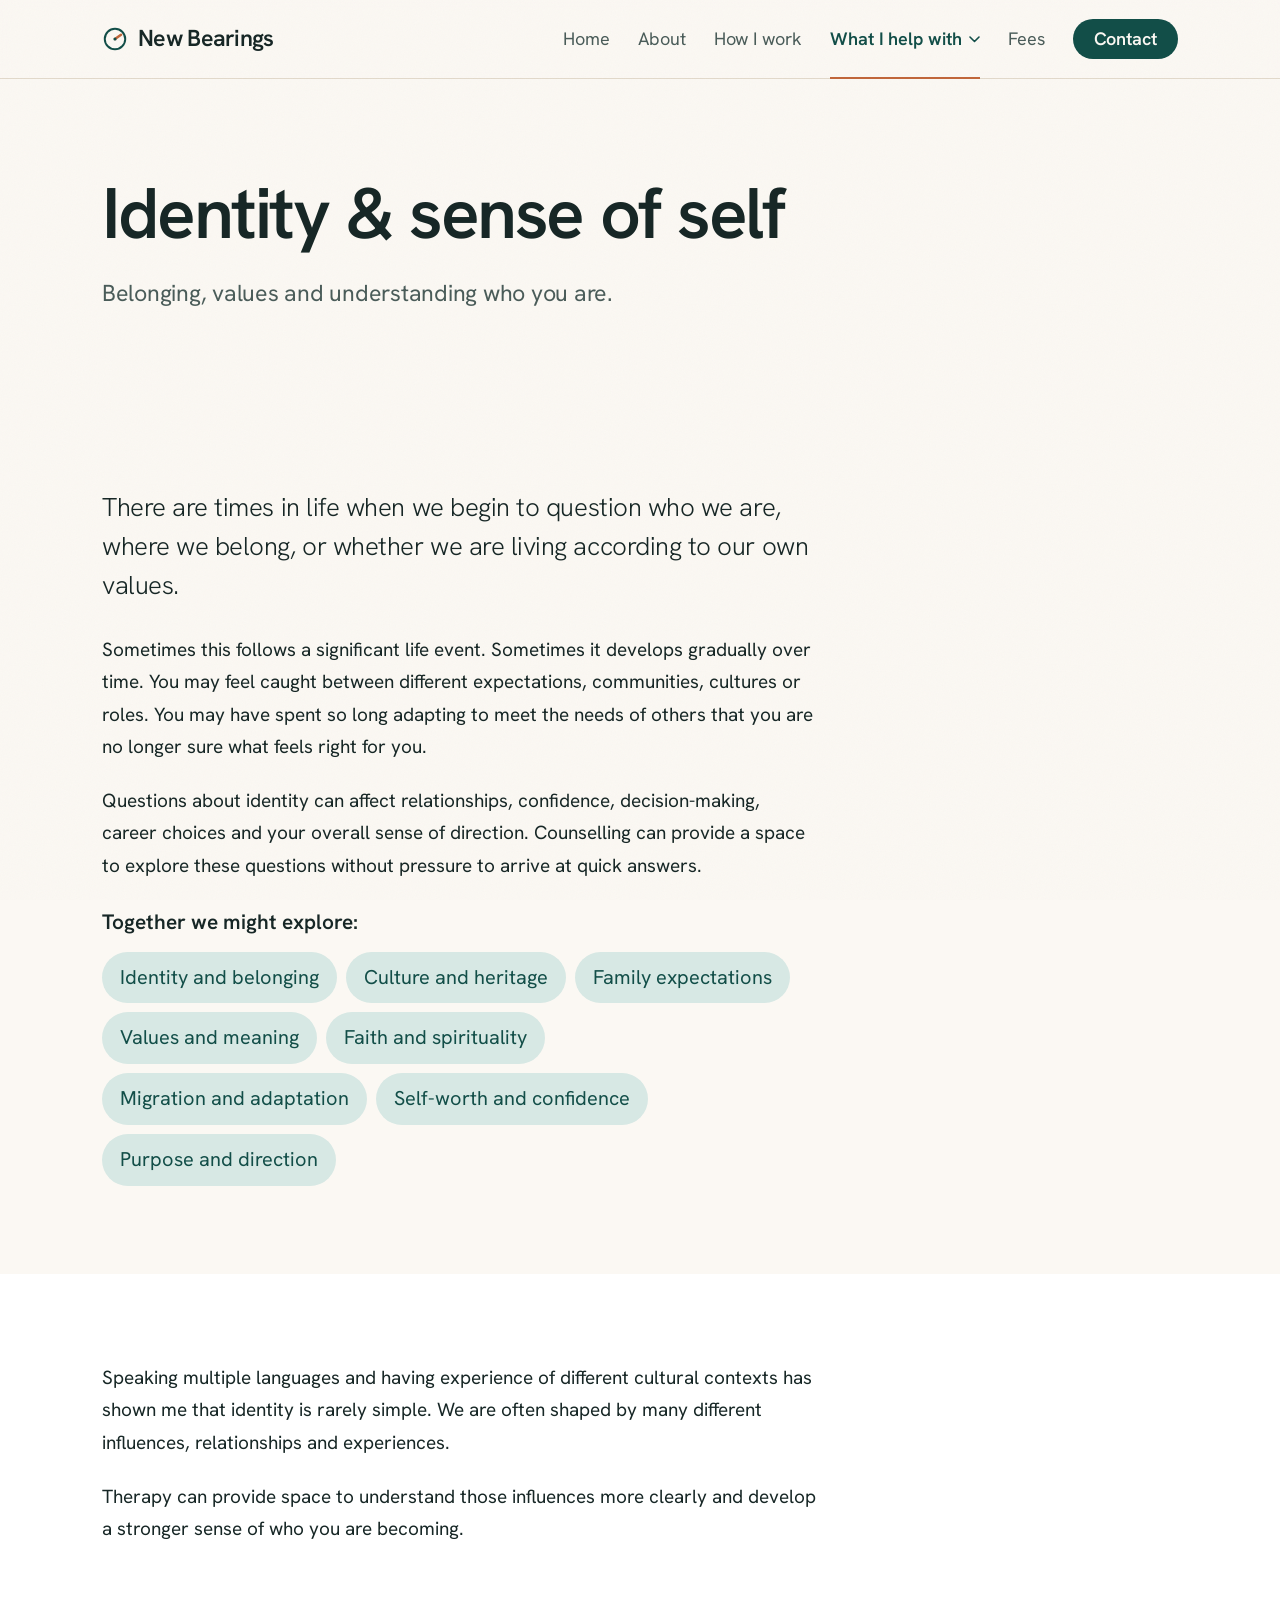
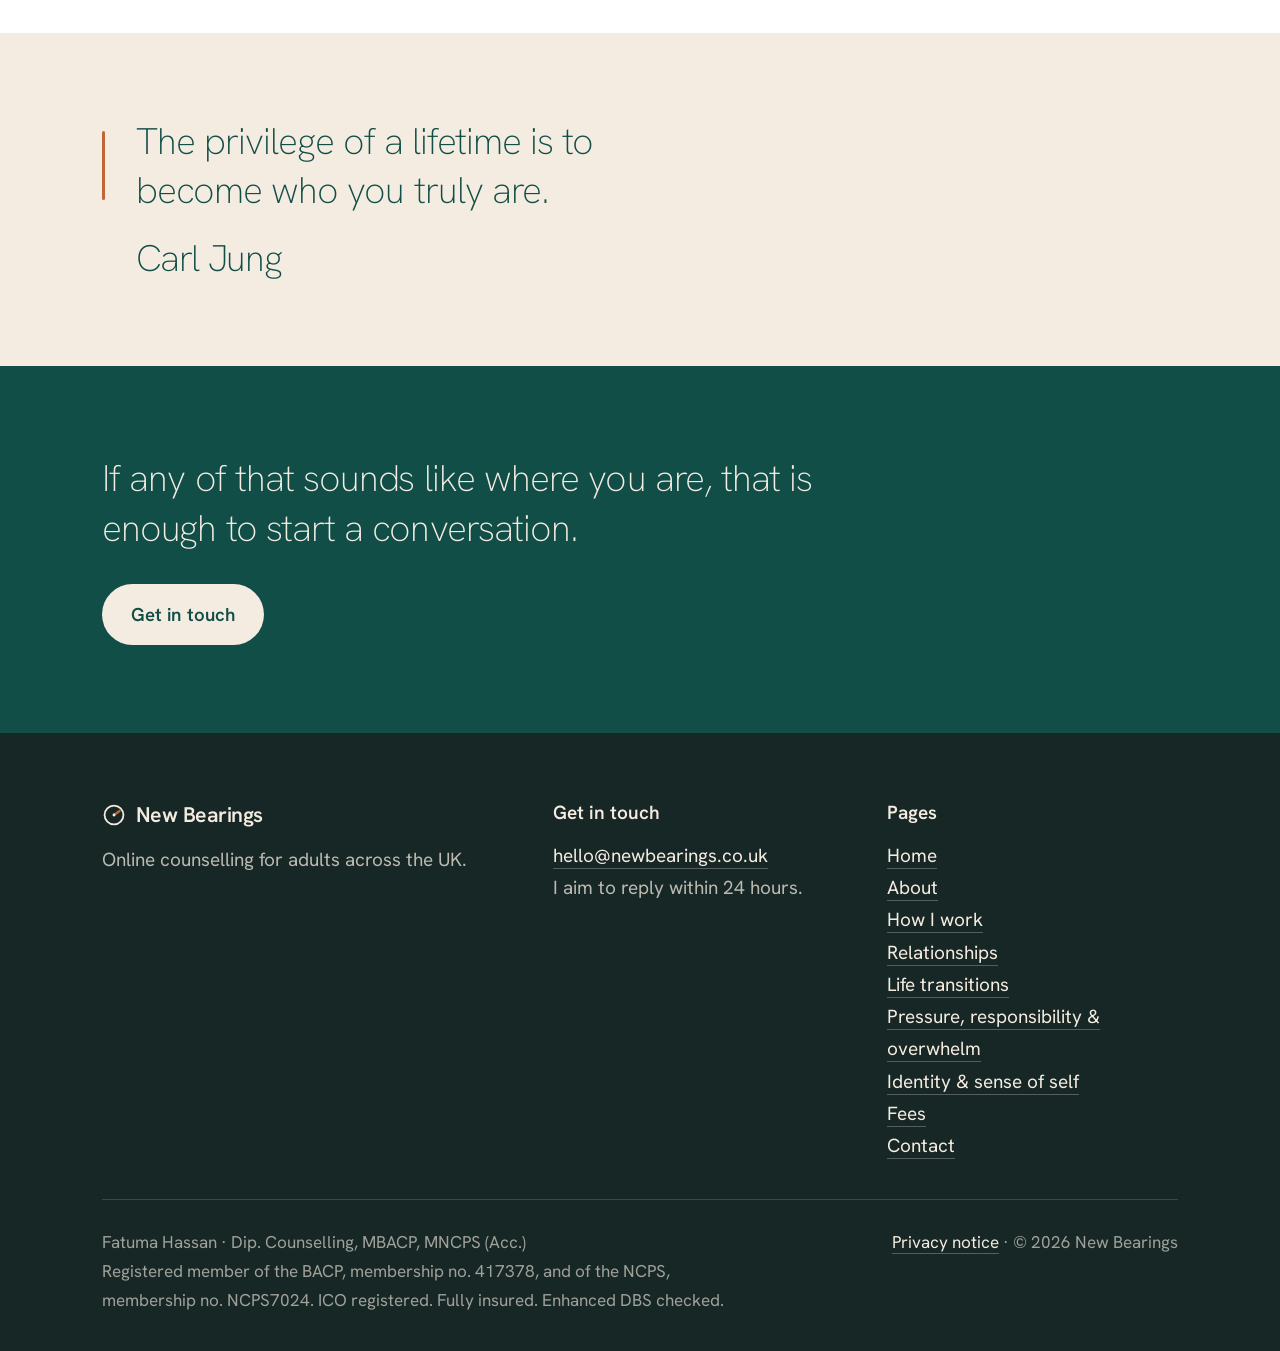
<file: identity.html>
<!doctype html>
<html lang="en-GB">
<head>
<meta charset="utf-8">
<meta name="robots" content="noindex,nofollow">
<meta name="googlebot" content="noindex,nofollow">

<meta name="viewport" content="width=device-width,initial-scale=1">
<title>Identity and sense of self · New Bearings</title>
<meta name="description" content="Counselling for questions of identity, belonging, culture, values and purpose, online across the UK.">
<link rel="preconnect" href="https://fonts.googleapis.com">
<link rel="preconnect" href="https://fonts.gstatic.com" crossorigin>
<link rel="stylesheet" href="https://fonts.googleapis.com/css2?family=Hanken+Grotesk:ital,wght@0,200..900;1,200..700&display=swap">
<link rel="stylesheet" href="styles.css?v=21e41243">
<link rel="icon" href="favicon.svg" type="image/svg+xml">
<link rel="icon" href="favicon.png" sizes="96x96">
<link rel="apple-touch-icon" href="apple-touch-icon.png">
<meta name="theme-color" content="#124E48">
</head>
<body>

<a class="skip" href="#main">Skip to content</a>

<header class="site">
  <div class="wrap bar">
    <a class="brand" href="index.html"><svg class="mark" width="26" height="26" viewBox="0 0 32 32" aria-hidden="true" focusable="false"><circle cx="16" cy="16" r="12.6" fill="none" stroke="#124E48" stroke-width="2.4"/><line x1="16" y1="16" x2="23.4" y2="10.8" stroke="#C1663A" stroke-width="3.2" stroke-linecap="round"/><circle cx="16" cy="16" r="1.9" fill="#124E48"/></svg>New&nbsp;Bearings</a>
    <button class="burger" aria-label="Menu" aria-expanded="false">
      <span class="burger-bars" aria-hidden="true"></span>Menu</button>
    <nav aria-label="Main"><a href="index.html">Home</a><a href="about.html">About</a><a href="how-i-work.html">How I work</a><div class="has-sub"><button class="subtoggle on" aria-expanded="false" aria-controls="nav-areas">What I help with<svg class="chev" width="11" height="7" viewBox="0 0 11 7" aria-hidden="true"><path d="M1 1l4.5 4.5L10 1" fill="none" stroke="currentColor" stroke-width="1.6" stroke-linecap="round" stroke-linejoin="round"/></svg></button><div class="submenu" id="nav-areas"><a href="relationships.html"><span class="st">Relationships</span><span class="sd">Patterns, connection and change</span></a><a href="life-transitions.html"><span class="st">Life transitions</span><span class="sd">Navigating change without losing yourself</span></a><a href="pressure-overwhelm.html"><span class="st">Pressure, responsibility &amp; overwhelm</span><span class="sd">When you're carrying too much</span></a><a href="identity.html" class="on"><span class="st">Identity &amp; sense of self</span><span class="sd">Belonging, values and who you are</span></a></div></div><a href="fees.html">Fees</a><a class="navcta" href="contact.html">Contact</a></nav>
  </div>
</header>

<main id="main">
<section class="hero"><div class="wrap narrow"><h1>Identity &amp; sense of self</h1><p class="lede">Belonging, values and understanding who you are.</p></div></section><section class=""><div class="wrap narrow"><p class="big">There are times in life when we begin to question who we are, where we belong, or whether we are living according to our own values.</p><p>Sometimes this follows a significant life event. Sometimes it develops gradually over time. You may feel caught between different expectations, communities, cultures or roles. You may have spent so long adapting to meet the needs of others that you are no longer sure what feels right for you.</p><p>Questions about identity can affect relationships, confidence, decision-making, career choices and your overall sense of direction. Counselling can provide a space to explore these questions without pressure to arrive at quick answers.</p><p class="list-lead">Together we might explore:</p><div class="tags"><span class="tag">Identity and belonging</span><span class="tag">Culture and heritage</span><span class="tag">Family expectations</span><span class="tag">Values and meaning</span><span class="tag">Faith and spirituality</span><span class="tag">Migration and adaptation</span><span class="tag">Self-worth and confidence</span><span class="tag">Purpose and direction</span></div></div></section><section class="alt"><div class="wrap narrow"><p>Speaking multiple languages and having experience of different cultural contexts has shown me that identity is rarely simple. We are often shaped by many different influences, relationships and experiences.</p><p>Therapy can provide space to understand those influences more clearly and develop a stronger sense of who you are becoming.</p></div></section><section class="quote"><div class="wrap narrow">
<blockquote><p>The privilege of a lifetime is to become who you truly are.</p></blockquote><p class="quote-cite">Carl Jung</p>
</div></section><section class="band"><div class="wrap narrow">
<p class="band-q">If any of that sounds like where you are, that is enough to start a conversation.</p>
<a class="btn light" href="contact.html">Get in touch</a>
</div></section>
</main>

<footer class="site">
  <div class="wrap">
    <div class="foot-grid">
      <div>
        <p class="foot-brand"><svg class="mark" width="24" height="24" viewBox="0 0 32 32" aria-hidden="true" focusable="false"><circle cx="16" cy="16" r="12.6" fill="none" stroke="#F4ECE1" stroke-width="2.4"/><line x1="16" y1="16" x2="23.4" y2="10.8" stroke="#C1663A" stroke-width="3.2" stroke-linecap="round"/><circle cx="16" cy="16" r="1.9" fill="#F4ECE1"/></svg>New Bearings</p>
        <p>Online counselling for adults across the UK.</p>
      </div>
      <div>
        <p class="foot-h">Get in touch</p>
        <p><a href="mailto:hello@newbearings.co.uk">hello@newbearings.co.uk</a><br>
        I aim to reply within 24 hours.</p>
      </div>
      <div>
        <p class="foot-h">Pages</p>
        <p><a href="index.html">Home</a><br><a href="about.html">About</a><br><a href="how-i-work.html">How I work</a><br><a href="relationships.html">Relationships</a><br><a href="life-transitions.html">Life transitions</a><br><a href="pressure-overwhelm.html">Pressure, responsibility &amp; overwhelm</a><br><a href="identity.html">Identity &amp; sense of self</a><br><a href="fees.html">Fees</a><br><a href="contact.html">Contact</a></p>
      </div>
    </div>
    <div class="foot-legal">
      <p>Fatuma Hassan &middot; Dip. Counselling, MBACP, MNCPS&nbsp;(Acc.)<br>
      Registered member of the BACP, membership no.&nbsp;417378, and of the
      NCPS, membership no.&nbsp;NCPS7024. ICO registered. Fully insured.
      Enhanced DBS checked.</p>
      <p><a href="privacy.html">Privacy notice</a> &middot;
      &copy; 2026 New Bearings</p>
    </div>
  </div>
</footer>

<script>
(function(){
  var burger = document.querySelector('.burger');
  var sub    = document.querySelector('.has-sub');
  var toggle = sub && sub.querySelector('.subtoggle');

  burger.addEventListener('click', function(){
    var open = document.body.classList.toggle('nav-open');
    burger.setAttribute('aria-expanded', open);
    if (!open) closeSub();
  });

  function closeSub(){
    if (!sub) return;
    sub.classList.remove('open');
    toggle.setAttribute('aria-expanded', 'false');
  }

  if (toggle) {
    toggle.addEventListener('click', function(e){
      e.stopPropagation();
      var open = sub.classList.toggle('open');
      toggle.setAttribute('aria-expanded', open);
    });
  }

  // Click away and Escape both close the panel.
  document.addEventListener('click', function(e){
    if (sub && !sub.contains(e.target)) closeSub();
  });
  document.addEventListener('keydown', function(e){
    if (e.key === 'Escape') { closeSub(); if (toggle) toggle.focus(); }
  });
})();
</script>
</body>
</html>
</file>
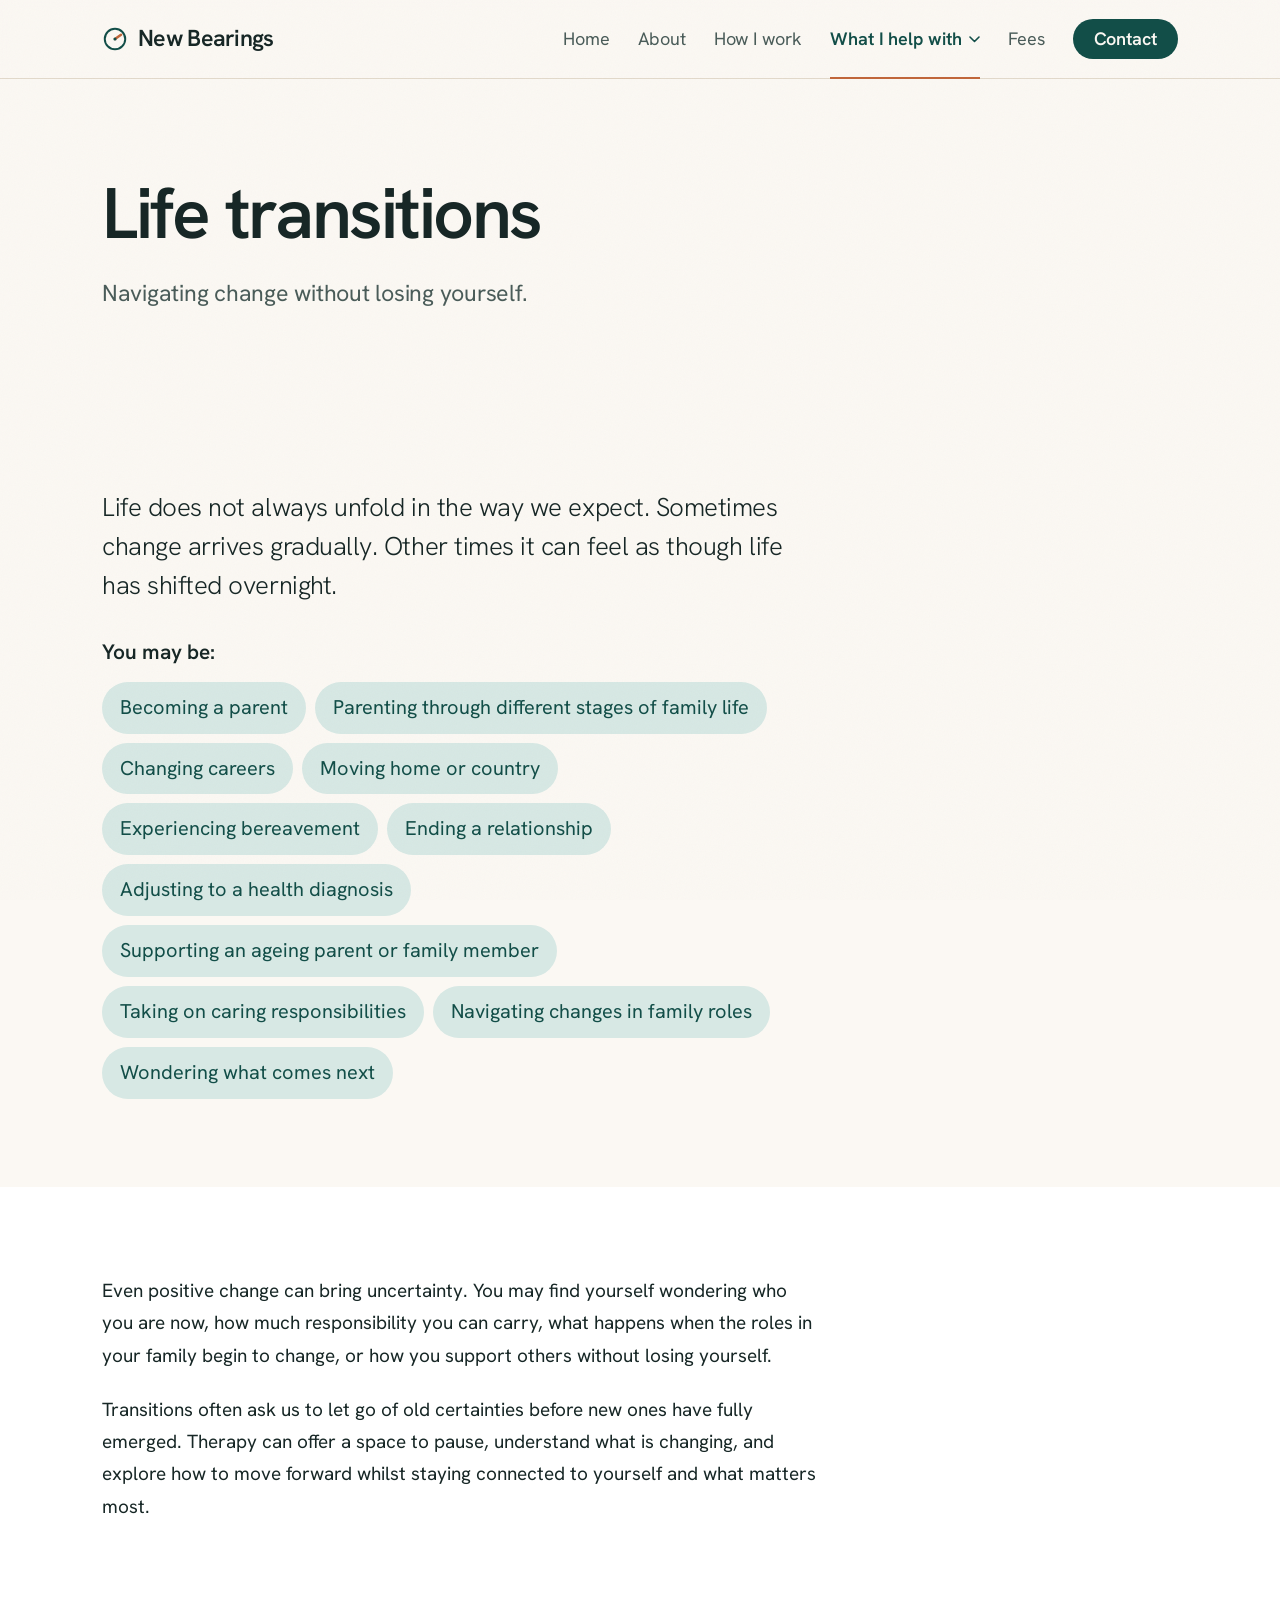
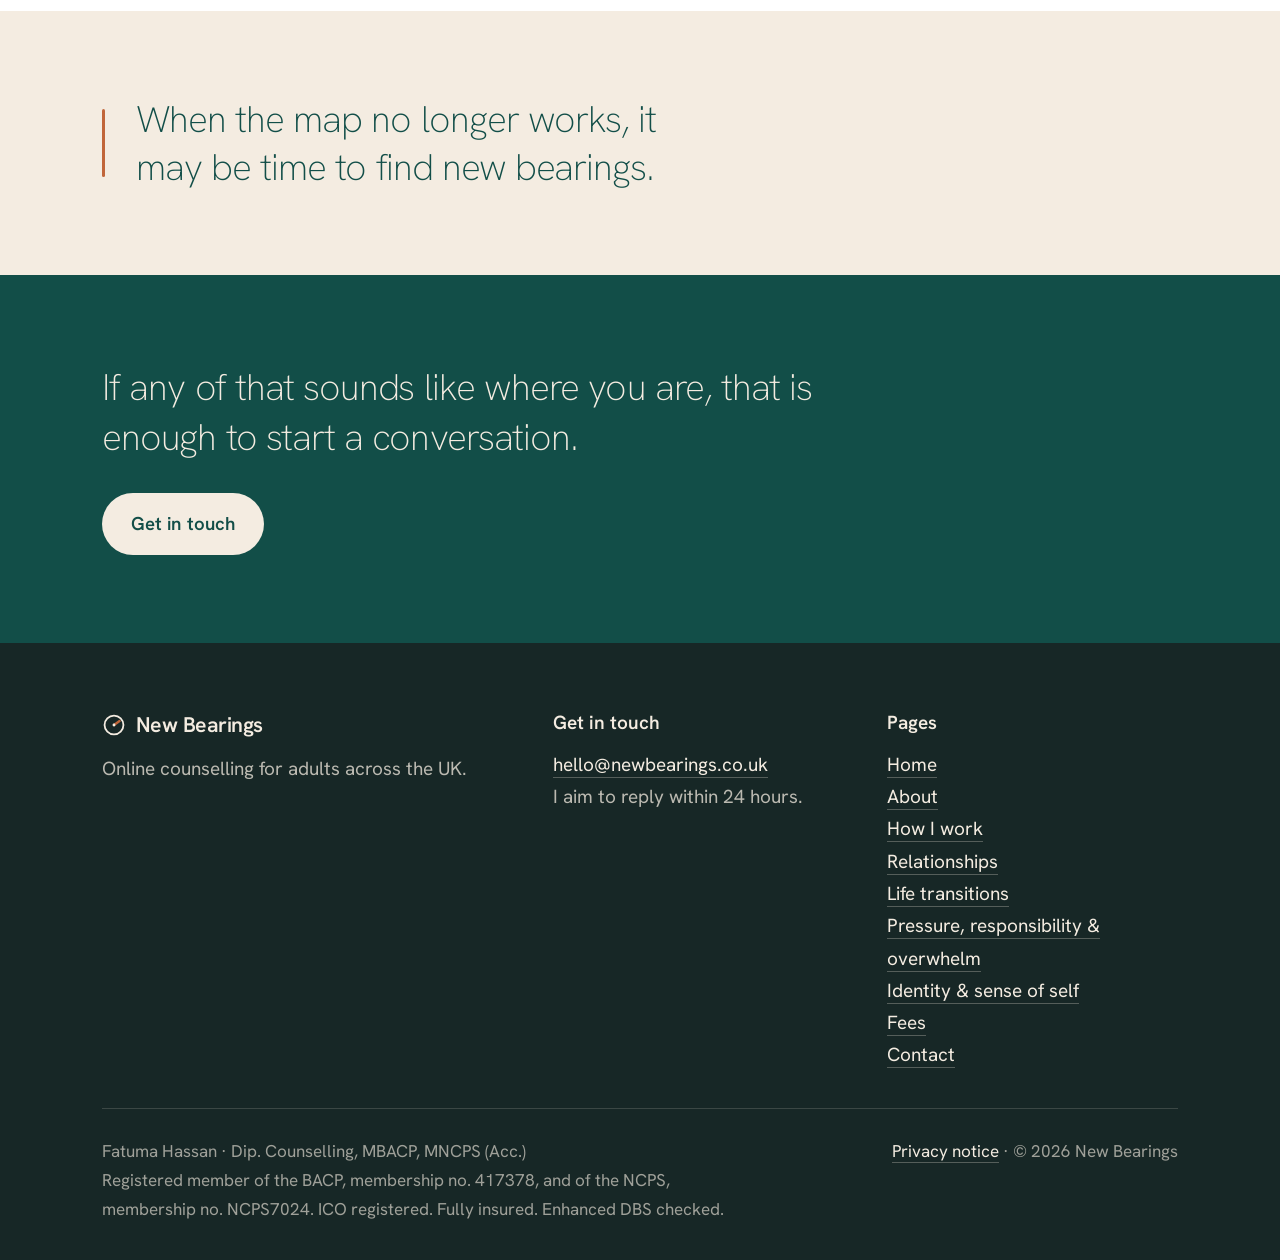
<file: life-transitions.html>
<!doctype html>
<html lang="en-GB">
<head>
<meta charset="utf-8">
<meta name="robots" content="noindex,nofollow">
<meta name="googlebot" content="noindex,nofollow">

<meta name="viewport" content="width=device-width,initial-scale=1">
<title>Life transitions · New Bearings</title>
<meta name="description" content="Counselling for career change, parenthood, separation, migration, bereavement and midlife reflection.">
<link rel="preconnect" href="https://fonts.googleapis.com">
<link rel="preconnect" href="https://fonts.gstatic.com" crossorigin>
<link rel="stylesheet" href="https://fonts.googleapis.com/css2?family=Hanken+Grotesk:ital,wght@0,200..900;1,200..700&display=swap">
<link rel="stylesheet" href="styles.css?v=21e41243">
<link rel="icon" href="favicon.svg" type="image/svg+xml">
<link rel="icon" href="favicon.png" sizes="96x96">
<link rel="apple-touch-icon" href="apple-touch-icon.png">
<meta name="theme-color" content="#124E48">
</head>
<body>

<a class="skip" href="#main">Skip to content</a>

<header class="site">
  <div class="wrap bar">
    <a class="brand" href="index.html"><svg class="mark" width="26" height="26" viewBox="0 0 32 32" aria-hidden="true" focusable="false"><circle cx="16" cy="16" r="12.6" fill="none" stroke="#124E48" stroke-width="2.4"/><line x1="16" y1="16" x2="23.4" y2="10.8" stroke="#C1663A" stroke-width="3.2" stroke-linecap="round"/><circle cx="16" cy="16" r="1.9" fill="#124E48"/></svg>New&nbsp;Bearings</a>
    <button class="burger" aria-label="Menu" aria-expanded="false">
      <span class="burger-bars" aria-hidden="true"></span>Menu</button>
    <nav aria-label="Main"><a href="index.html">Home</a><a href="about.html">About</a><a href="how-i-work.html">How I work</a><div class="has-sub"><button class="subtoggle on" aria-expanded="false" aria-controls="nav-areas">What I help with<svg class="chev" width="11" height="7" viewBox="0 0 11 7" aria-hidden="true"><path d="M1 1l4.5 4.5L10 1" fill="none" stroke="currentColor" stroke-width="1.6" stroke-linecap="round" stroke-linejoin="round"/></svg></button><div class="submenu" id="nav-areas"><a href="relationships.html"><span class="st">Relationships</span><span class="sd">Patterns, connection and change</span></a><a href="life-transitions.html" class="on"><span class="st">Life transitions</span><span class="sd">Navigating change without losing yourself</span></a><a href="pressure-overwhelm.html"><span class="st">Pressure, responsibility &amp; overwhelm</span><span class="sd">When you're carrying too much</span></a><a href="identity.html"><span class="st">Identity &amp; sense of self</span><span class="sd">Belonging, values and who you are</span></a></div></div><a href="fees.html">Fees</a><a class="navcta" href="contact.html">Contact</a></nav>
  </div>
</header>

<main id="main">
<section class="hero"><div class="wrap narrow"><h1>Life transitions</h1><p class="lede">Navigating change without losing yourself.</p></div></section><section class=""><div class="wrap narrow"><p class="big">Life does not always unfold in the way we expect. Sometimes change arrives gradually. Other times it can feel as though life has shifted overnight.</p><p class="list-lead">You may be:</p><div class="tags"><span class="tag">Becoming a parent</span><span class="tag">Parenting through different stages of family life</span><span class="tag">Changing careers</span><span class="tag">Moving home or country</span><span class="tag">Experiencing bereavement</span><span class="tag">Ending a relationship</span><span class="tag">Adjusting to a health diagnosis</span><span class="tag">Supporting an ageing parent or family member</span><span class="tag">Taking on caring responsibilities</span><span class="tag">Navigating changes in family roles</span><span class="tag">Wondering what comes next</span></div></div></section><section class="alt"><div class="wrap narrow"><p>Even positive change can bring uncertainty. You may find yourself wondering who you are now, how much responsibility you can carry, what happens when the roles in your family begin to change, or how you support others without losing yourself.</p><p>Transitions often ask us to let go of old certainties before new ones have fully emerged. Therapy can offer a space to pause, understand what is changing, and explore how to move forward whilst staying connected to yourself and what matters most.</p></div></section><section class="quote"><div class="wrap narrow">
<blockquote><p>When the map no longer works, it may be time to find new bearings.</p></blockquote>
</div></section><section class="band"><div class="wrap narrow">
<p class="band-q">If any of that sounds like where you are, that is enough to start a conversation.</p>
<a class="btn light" href="contact.html">Get in touch</a>
</div></section>
</main>

<footer class="site">
  <div class="wrap">
    <div class="foot-grid">
      <div>
        <p class="foot-brand"><svg class="mark" width="24" height="24" viewBox="0 0 32 32" aria-hidden="true" focusable="false"><circle cx="16" cy="16" r="12.6" fill="none" stroke="#F4ECE1" stroke-width="2.4"/><line x1="16" y1="16" x2="23.4" y2="10.8" stroke="#C1663A" stroke-width="3.2" stroke-linecap="round"/><circle cx="16" cy="16" r="1.9" fill="#F4ECE1"/></svg>New Bearings</p>
        <p>Online counselling for adults across the UK.</p>
      </div>
      <div>
        <p class="foot-h">Get in touch</p>
        <p><a href="mailto:hello@newbearings.co.uk">hello@newbearings.co.uk</a><br>
        I aim to reply within 24 hours.</p>
      </div>
      <div>
        <p class="foot-h">Pages</p>
        <p><a href="index.html">Home</a><br><a href="about.html">About</a><br><a href="how-i-work.html">How I work</a><br><a href="relationships.html">Relationships</a><br><a href="life-transitions.html">Life transitions</a><br><a href="pressure-overwhelm.html">Pressure, responsibility &amp; overwhelm</a><br><a href="identity.html">Identity &amp; sense of self</a><br><a href="fees.html">Fees</a><br><a href="contact.html">Contact</a></p>
      </div>
    </div>
    <div class="foot-legal">
      <p>Fatuma Hassan &middot; Dip. Counselling, MBACP, MNCPS&nbsp;(Acc.)<br>
      Registered member of the BACP, membership no.&nbsp;417378, and of the
      NCPS, membership no.&nbsp;NCPS7024. ICO registered. Fully insured.
      Enhanced DBS checked.</p>
      <p><a href="privacy.html">Privacy notice</a> &middot;
      &copy; 2026 New Bearings</p>
    </div>
  </div>
</footer>

<script>
(function(){
  var burger = document.querySelector('.burger');
  var sub    = document.querySelector('.has-sub');
  var toggle = sub && sub.querySelector('.subtoggle');

  burger.addEventListener('click', function(){
    var open = document.body.classList.toggle('nav-open');
    burger.setAttribute('aria-expanded', open);
    if (!open) closeSub();
  });

  function closeSub(){
    if (!sub) return;
    sub.classList.remove('open');
    toggle.setAttribute('aria-expanded', 'false');
  }

  if (toggle) {
    toggle.addEventListener('click', function(e){
      e.stopPropagation();
      var open = sub.classList.toggle('open');
      toggle.setAttribute('aria-expanded', open);
    });
  }

  // Click away and Escape both close the panel.
  document.addEventListener('click', function(e){
    if (sub && !sub.contains(e.target)) closeSub();
  });
  document.addEventListener('keydown', function(e){
    if (e.key === 'Escape') { closeSub(); if (toggle) toggle.focus(); }
  });
})();
</script>
</body>
</html>
</file>
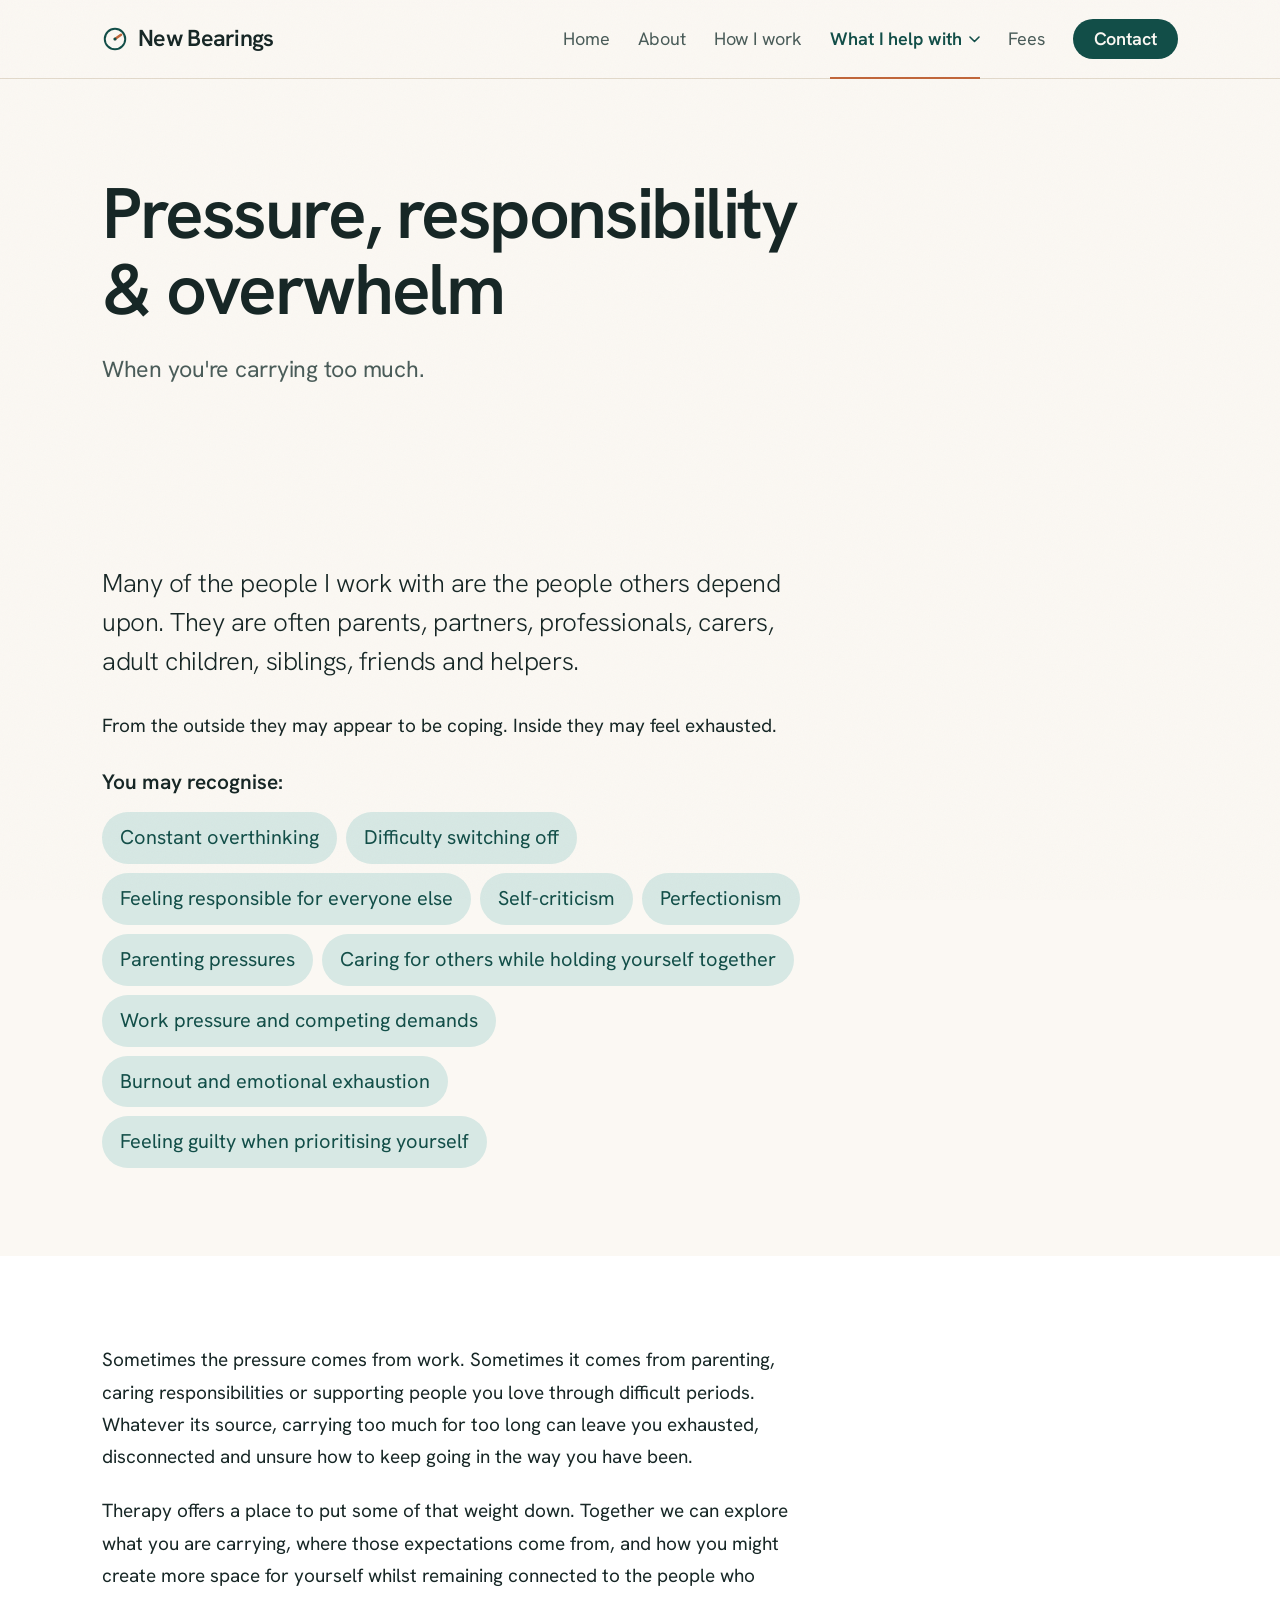
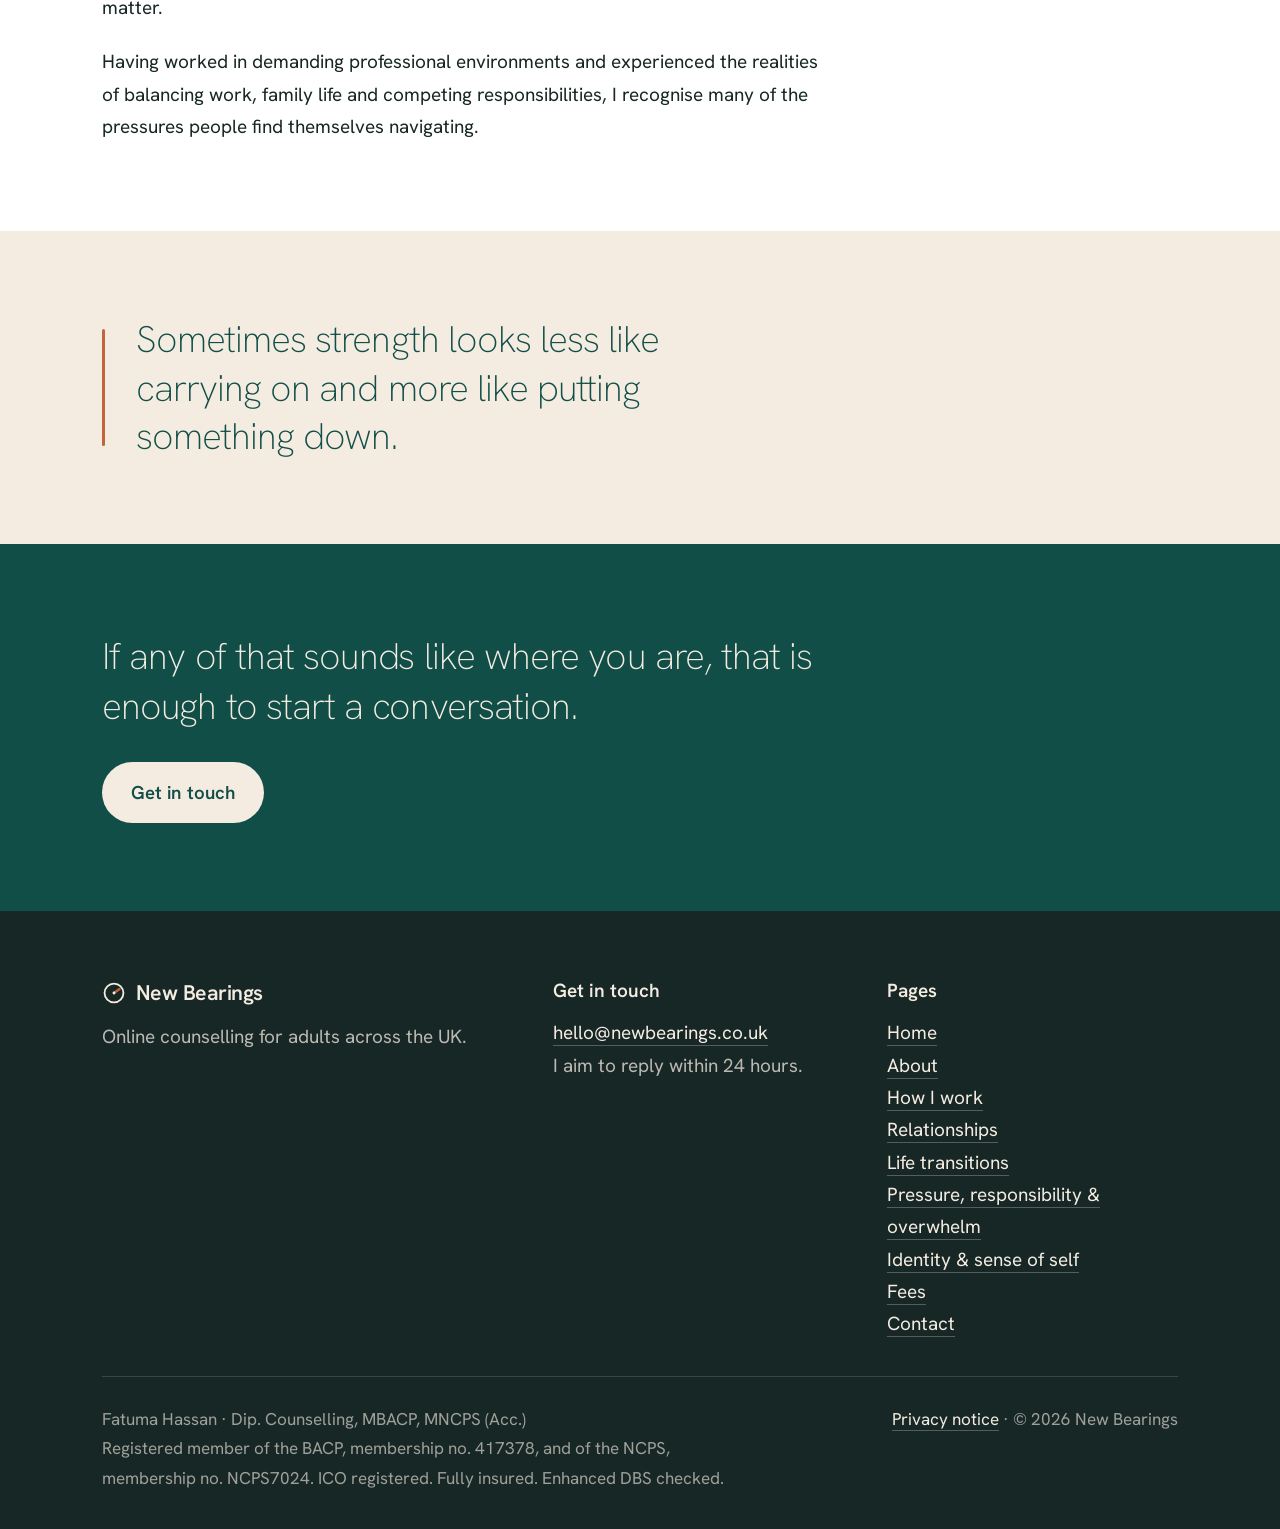
<file: pressure-overwhelm.html>
<!doctype html>
<html lang="en-GB">
<head>
<meta charset="utf-8">
<meta name="robots" content="noindex,nofollow">
<meta name="googlebot" content="noindex,nofollow">

<meta name="viewport" content="width=device-width,initial-scale=1">
<title>Pressure, responsibility and overwhelm · New Bearings</title>
<meta name="description" content="Counselling for overwhelm, burnout, overthinking and self-criticism. For the people everyone relies on.">
<link rel="preconnect" href="https://fonts.googleapis.com">
<link rel="preconnect" href="https://fonts.gstatic.com" crossorigin>
<link rel="stylesheet" href="https://fonts.googleapis.com/css2?family=Hanken+Grotesk:ital,wght@0,200..900;1,200..700&display=swap">
<link rel="stylesheet" href="styles.css?v=21e41243">
<link rel="icon" href="favicon.svg" type="image/svg+xml">
<link rel="icon" href="favicon.png" sizes="96x96">
<link rel="apple-touch-icon" href="apple-touch-icon.png">
<meta name="theme-color" content="#124E48">
</head>
<body>

<a class="skip" href="#main">Skip to content</a>

<header class="site">
  <div class="wrap bar">
    <a class="brand" href="index.html"><svg class="mark" width="26" height="26" viewBox="0 0 32 32" aria-hidden="true" focusable="false"><circle cx="16" cy="16" r="12.6" fill="none" stroke="#124E48" stroke-width="2.4"/><line x1="16" y1="16" x2="23.4" y2="10.8" stroke="#C1663A" stroke-width="3.2" stroke-linecap="round"/><circle cx="16" cy="16" r="1.9" fill="#124E48"/></svg>New&nbsp;Bearings</a>
    <button class="burger" aria-label="Menu" aria-expanded="false">
      <span class="burger-bars" aria-hidden="true"></span>Menu</button>
    <nav aria-label="Main"><a href="index.html">Home</a><a href="about.html">About</a><a href="how-i-work.html">How I work</a><div class="has-sub"><button class="subtoggle on" aria-expanded="false" aria-controls="nav-areas">What I help with<svg class="chev" width="11" height="7" viewBox="0 0 11 7" aria-hidden="true"><path d="M1 1l4.5 4.5L10 1" fill="none" stroke="currentColor" stroke-width="1.6" stroke-linecap="round" stroke-linejoin="round"/></svg></button><div class="submenu" id="nav-areas"><a href="relationships.html"><span class="st">Relationships</span><span class="sd">Patterns, connection and change</span></a><a href="life-transitions.html"><span class="st">Life transitions</span><span class="sd">Navigating change without losing yourself</span></a><a href="pressure-overwhelm.html" class="on"><span class="st">Pressure, responsibility &amp; overwhelm</span><span class="sd">When you're carrying too much</span></a><a href="identity.html"><span class="st">Identity &amp; sense of self</span><span class="sd">Belonging, values and who you are</span></a></div></div><a href="fees.html">Fees</a><a class="navcta" href="contact.html">Contact</a></nav>
  </div>
</header>

<main id="main">
<section class="hero"><div class="wrap narrow"><h1>Pressure, responsibility &amp; overwhelm</h1><p class="lede">When you're carrying too much.</p></div></section><section class=""><div class="wrap narrow"><p class="big">Many of the people I work with are the people others depend upon. They are often parents, partners, professionals, carers, adult children, siblings, friends and helpers.</p><p>From the outside they may appear to be coping. Inside they may feel exhausted.</p><p class="list-lead">You may recognise:</p><div class="tags"><span class="tag">Constant overthinking</span><span class="tag">Difficulty switching off</span><span class="tag">Feeling responsible for everyone else</span><span class="tag">Self-criticism</span><span class="tag">Perfectionism</span><span class="tag">Parenting pressures</span><span class="tag">Caring for others while holding yourself together</span><span class="tag">Work pressure and competing demands</span><span class="tag">Burnout and emotional exhaustion</span><span class="tag">Feeling guilty when prioritising yourself</span></div></div></section><section class="alt"><div class="wrap narrow"><p>Sometimes the pressure comes from work. Sometimes it comes from parenting, caring responsibilities or supporting people you love through difficult periods. Whatever its source, carrying too much for too long can leave you exhausted, disconnected and unsure how to keep going in the way you have been.</p><p>Therapy offers a place to put some of that weight down. Together we can explore what you are carrying, where those expectations come from, and how you might create more space for yourself whilst remaining connected to the people who matter.</p><p>Having worked in demanding professional environments and experienced the realities of balancing work, family life and competing responsibilities, I recognise many of the pressures people find themselves navigating.</p></div></section><section class="quote"><div class="wrap narrow">
<blockquote><p>Sometimes strength looks less like carrying on and more like putting something down.</p></blockquote>
</div></section><section class="band"><div class="wrap narrow">
<p class="band-q">If any of that sounds like where you are, that is enough to start a conversation.</p>
<a class="btn light" href="contact.html">Get in touch</a>
</div></section>
</main>

<footer class="site">
  <div class="wrap">
    <div class="foot-grid">
      <div>
        <p class="foot-brand"><svg class="mark" width="24" height="24" viewBox="0 0 32 32" aria-hidden="true" focusable="false"><circle cx="16" cy="16" r="12.6" fill="none" stroke="#F4ECE1" stroke-width="2.4"/><line x1="16" y1="16" x2="23.4" y2="10.8" stroke="#C1663A" stroke-width="3.2" stroke-linecap="round"/><circle cx="16" cy="16" r="1.9" fill="#F4ECE1"/></svg>New Bearings</p>
        <p>Online counselling for adults across the UK.</p>
      </div>
      <div>
        <p class="foot-h">Get in touch</p>
        <p><a href="mailto:hello@newbearings.co.uk">hello@newbearings.co.uk</a><br>
        I aim to reply within 24 hours.</p>
      </div>
      <div>
        <p class="foot-h">Pages</p>
        <p><a href="index.html">Home</a><br><a href="about.html">About</a><br><a href="how-i-work.html">How I work</a><br><a href="relationships.html">Relationships</a><br><a href="life-transitions.html">Life transitions</a><br><a href="pressure-overwhelm.html">Pressure, responsibility &amp; overwhelm</a><br><a href="identity.html">Identity &amp; sense of self</a><br><a href="fees.html">Fees</a><br><a href="contact.html">Contact</a></p>
      </div>
    </div>
    <div class="foot-legal">
      <p>Fatuma Hassan &middot; Dip. Counselling, MBACP, MNCPS&nbsp;(Acc.)<br>
      Registered member of the BACP, membership no.&nbsp;417378, and of the
      NCPS, membership no.&nbsp;NCPS7024. ICO registered. Fully insured.
      Enhanced DBS checked.</p>
      <p><a href="privacy.html">Privacy notice</a> &middot;
      &copy; 2026 New Bearings</p>
    </div>
  </div>
</footer>

<script>
(function(){
  var burger = document.querySelector('.burger');
  var sub    = document.querySelector('.has-sub');
  var toggle = sub && sub.querySelector('.subtoggle');

  burger.addEventListener('click', function(){
    var open = document.body.classList.toggle('nav-open');
    burger.setAttribute('aria-expanded', open);
    if (!open) closeSub();
  });

  function closeSub(){
    if (!sub) return;
    sub.classList.remove('open');
    toggle.setAttribute('aria-expanded', 'false');
  }

  if (toggle) {
    toggle.addEventListener('click', function(e){
      e.stopPropagation();
      var open = sub.classList.toggle('open');
      toggle.setAttribute('aria-expanded', open);
    });
  }

  // Click away and Escape both close the panel.
  document.addEventListener('click', function(e){
    if (sub && !sub.contains(e.target)) closeSub();
  });
  document.addEventListener('keydown', function(e){
    if (e.key === 'Escape') { closeSub(); if (toggle) toggle.focus(); }
  });
})();
</script>
</body>
</html>
</file>
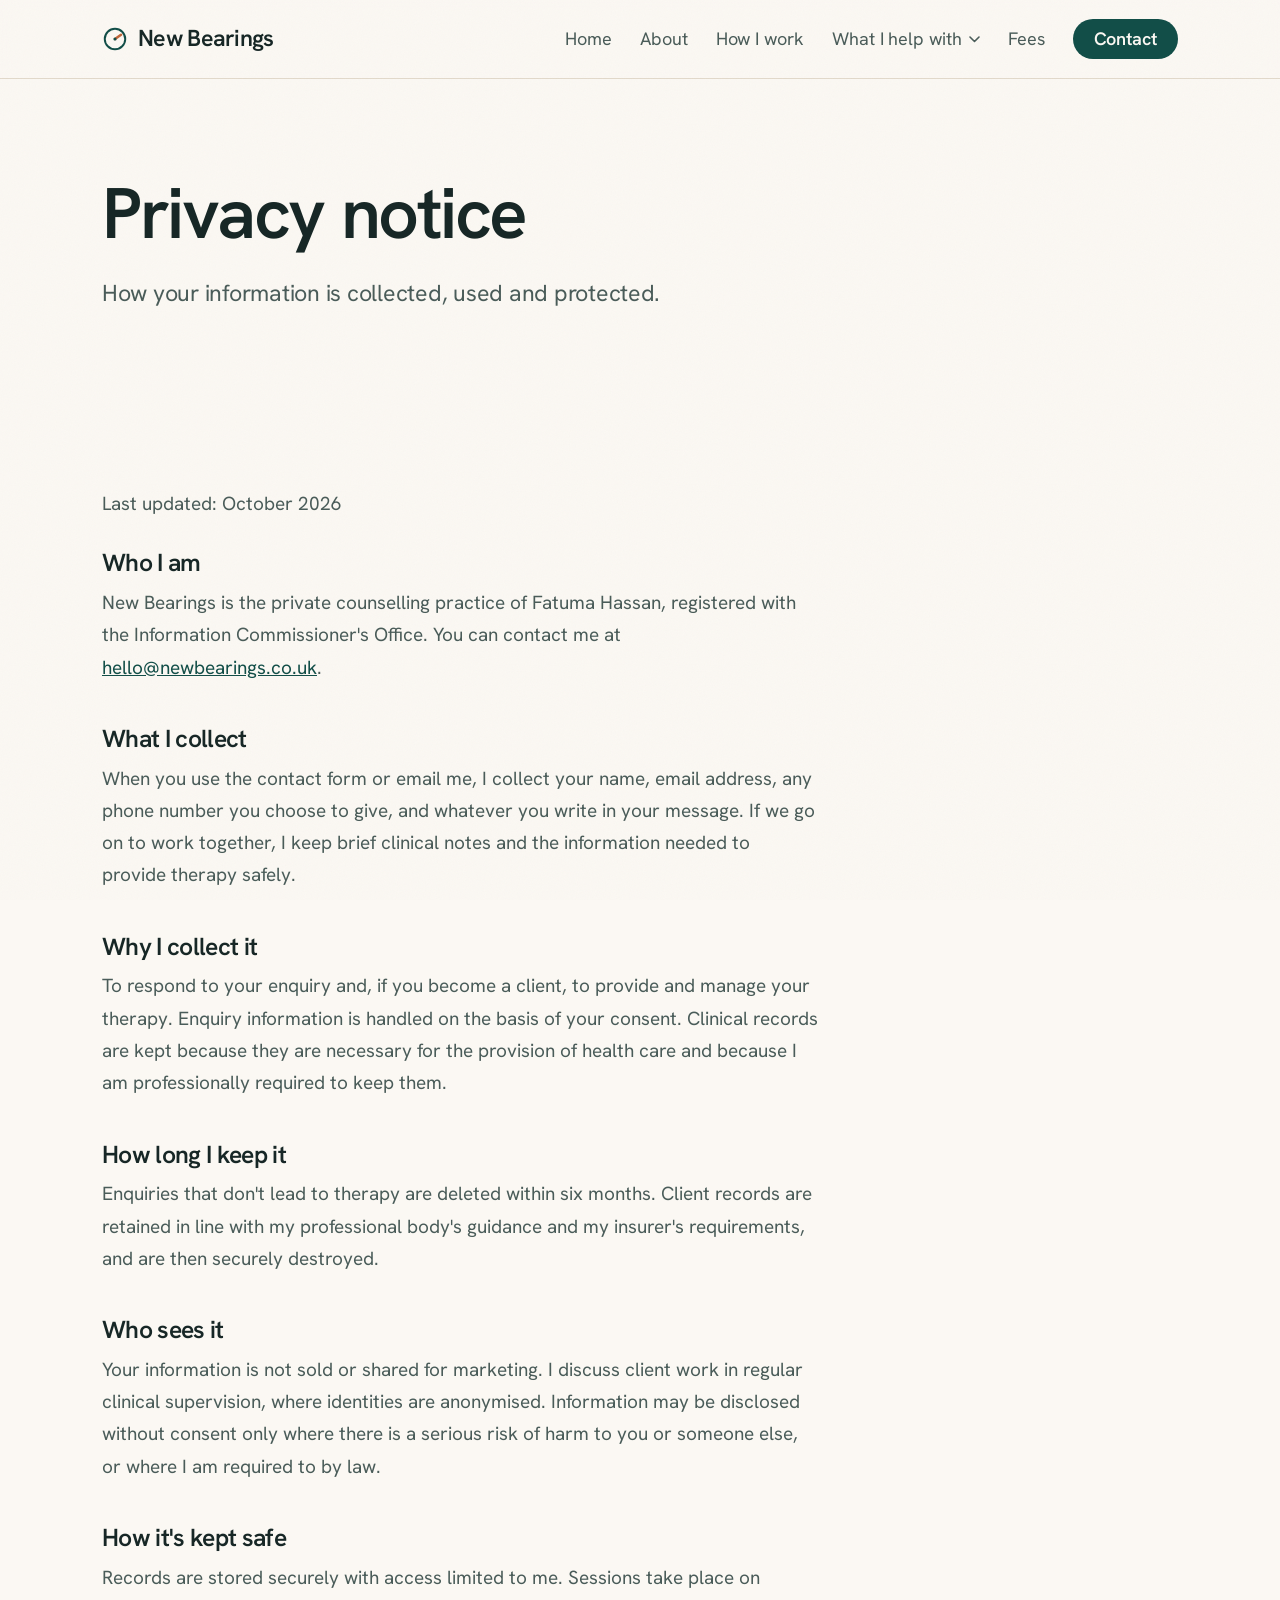
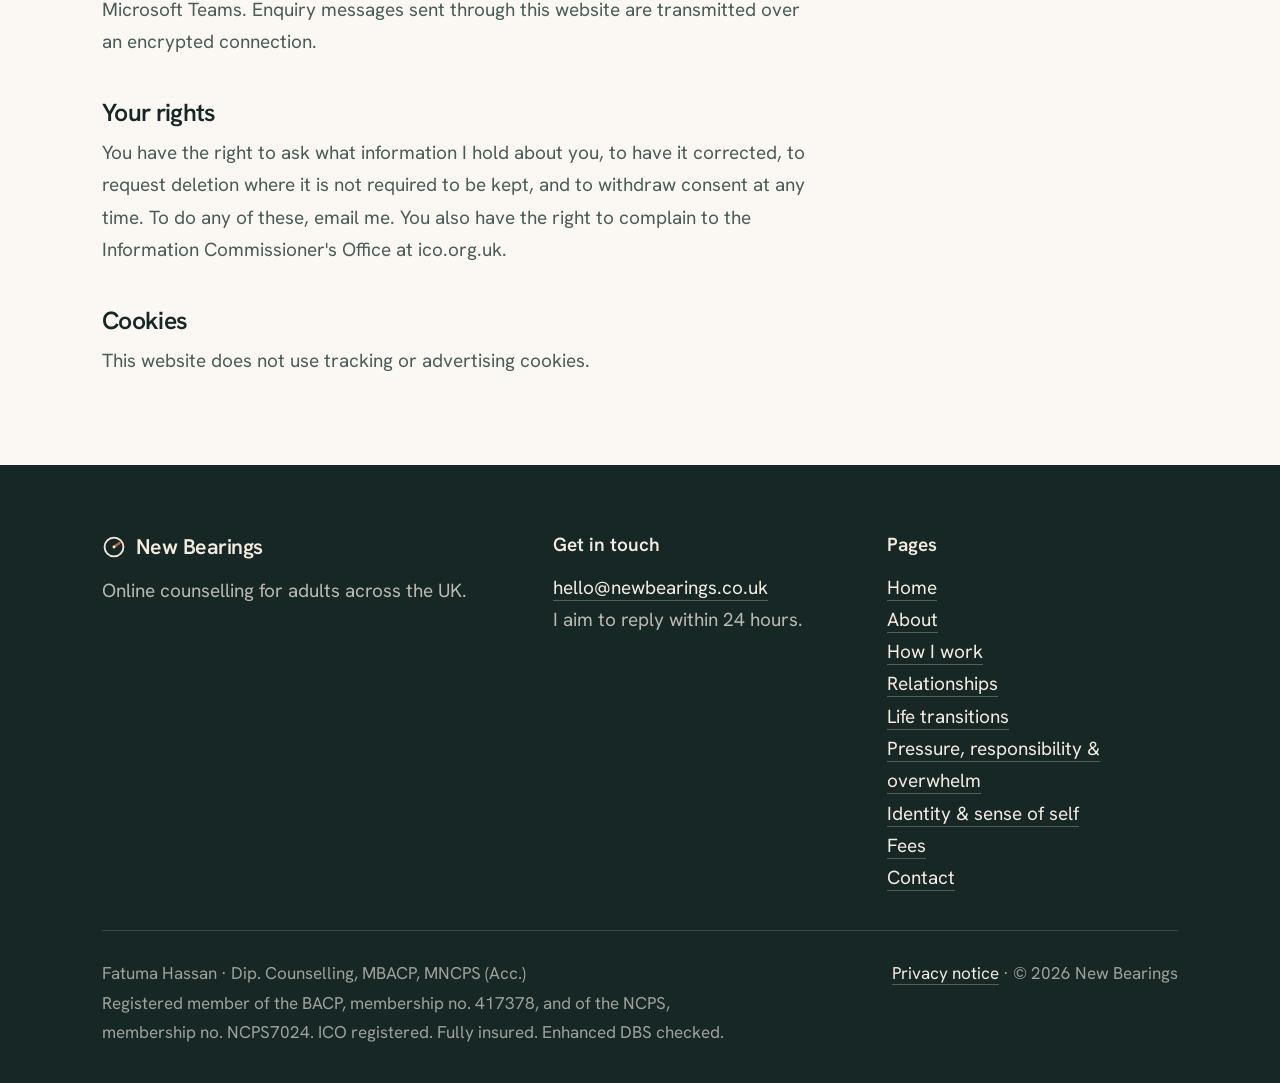
<file: privacy.html>
<!doctype html>
<html lang="en-GB">
<head>
<meta charset="utf-8">
<meta name="robots" content="noindex,nofollow">
<meta name="googlebot" content="noindex,nofollow">

<meta name="viewport" content="width=device-width,initial-scale=1">
<title>Privacy notice · New Bearings</title>
<meta name="description" content="How New Bearings collects, uses and protects your information.">
<link rel="preconnect" href="https://fonts.googleapis.com">
<link rel="preconnect" href="https://fonts.gstatic.com" crossorigin>
<link rel="stylesheet" href="https://fonts.googleapis.com/css2?family=Hanken+Grotesk:ital,wght@0,200..900;1,200..700&display=swap">
<link rel="stylesheet" href="styles.css?v=21e41243">
<link rel="icon" href="favicon.svg" type="image/svg+xml">
<link rel="icon" href="favicon.png" sizes="96x96">
<link rel="apple-touch-icon" href="apple-touch-icon.png">
<meta name="theme-color" content="#124E48">
</head>
<body>

<a class="skip" href="#main">Skip to content</a>

<header class="site">
  <div class="wrap bar">
    <a class="brand" href="index.html"><svg class="mark" width="26" height="26" viewBox="0 0 32 32" aria-hidden="true" focusable="false"><circle cx="16" cy="16" r="12.6" fill="none" stroke="#124E48" stroke-width="2.4"/><line x1="16" y1="16" x2="23.4" y2="10.8" stroke="#C1663A" stroke-width="3.2" stroke-linecap="round"/><circle cx="16" cy="16" r="1.9" fill="#124E48"/></svg>New&nbsp;Bearings</a>
    <button class="burger" aria-label="Menu" aria-expanded="false">
      <span class="burger-bars" aria-hidden="true"></span>Menu</button>
    <nav aria-label="Main"><a href="index.html">Home</a><a href="about.html">About</a><a href="how-i-work.html">How I work</a><div class="has-sub"><button class="subtoggle" aria-expanded="false" aria-controls="nav-areas">What I help with<svg class="chev" width="11" height="7" viewBox="0 0 11 7" aria-hidden="true"><path d="M1 1l4.5 4.5L10 1" fill="none" stroke="currentColor" stroke-width="1.6" stroke-linecap="round" stroke-linejoin="round"/></svg></button><div class="submenu" id="nav-areas"><a href="relationships.html"><span class="st">Relationships</span><span class="sd">Patterns, connection and change</span></a><a href="life-transitions.html"><span class="st">Life transitions</span><span class="sd">Navigating change without losing yourself</span></a><a href="pressure-overwhelm.html"><span class="st">Pressure, responsibility &amp; overwhelm</span><span class="sd">When you're carrying too much</span></a><a href="identity.html"><span class="st">Identity &amp; sense of self</span><span class="sd">Belonging, values and who you are</span></a></div></div><a href="fees.html">Fees</a><a class="navcta" href="contact.html">Contact</a></nav>
  </div>
</header>

<main id="main">
<section class="hero"><div class="wrap narrow"><h1>Privacy notice</h1><p class="lede">How your information is collected, used and protected.</p></div></section>
<section><div class="wrap narrow legal">
<p class="small">Last updated: October 2026</p>

<h2>Who I am</h2>
<p>New Bearings is the private counselling practice of Fatuma Hassan, registered
with the Information Commissioner's Office. You can contact me at
<a href="mailto:hello@newbearings.co.uk">hello@newbearings.co.uk</a>.</p>

<h2>What I collect</h2>
<p>When you use the contact form or email me, I collect your name, email address,
any phone number you choose to give, and whatever you write in your message.
If we go on to work together, I keep brief clinical notes and the information
needed to provide therapy safely.</p>

<h2>Why I collect it</h2>
<p>To respond to your enquiry and, if you become a client, to provide and manage
your therapy. Enquiry information is handled on the basis of your consent.
Clinical records are kept because they are necessary for the provision of health
care and because I am professionally required to keep them.</p>

<h2>How long I keep it</h2>
<p>Enquiries that don't lead to therapy are deleted within six months. Client
records are retained in line with my professional body's guidance and my
insurer's requirements, and are then securely destroyed.</p>

<h2>Who sees it</h2>
<p>Your information is not sold or shared for marketing. I discuss client work in
regular clinical supervision, where identities are anonymised. Information may be
disclosed without consent only where there is a serious risk of harm to you or
someone else, or where I am required to by law.</p>

<h2>How it's kept safe</h2>
<p>Records are stored securely with access limited to me. Sessions take place on
Microsoft Teams. Enquiry messages sent through this website are transmitted over
an encrypted connection.</p>

<h2>Your rights</h2>
<p>You have the right to ask what information I hold about you, to have it
corrected, to request deletion where it is not required to be kept, and to
withdraw consent at any time. To do any of these, email me. You also have the
right to complain to the Information Commissioner's Office at ico.org.uk.</p>

<h2>Cookies</h2>
<p>This website does not use tracking or advertising cookies.</p>
</div></section>

</main>

<footer class="site">
  <div class="wrap">
    <div class="foot-grid">
      <div>
        <p class="foot-brand"><svg class="mark" width="24" height="24" viewBox="0 0 32 32" aria-hidden="true" focusable="false"><circle cx="16" cy="16" r="12.6" fill="none" stroke="#F4ECE1" stroke-width="2.4"/><line x1="16" y1="16" x2="23.4" y2="10.8" stroke="#C1663A" stroke-width="3.2" stroke-linecap="round"/><circle cx="16" cy="16" r="1.9" fill="#F4ECE1"/></svg>New Bearings</p>
        <p>Online counselling for adults across the UK.</p>
      </div>
      <div>
        <p class="foot-h">Get in touch</p>
        <p><a href="mailto:hello@newbearings.co.uk">hello@newbearings.co.uk</a><br>
        I aim to reply within 24 hours.</p>
      </div>
      <div>
        <p class="foot-h">Pages</p>
        <p><a href="index.html">Home</a><br><a href="about.html">About</a><br><a href="how-i-work.html">How I work</a><br><a href="relationships.html">Relationships</a><br><a href="life-transitions.html">Life transitions</a><br><a href="pressure-overwhelm.html">Pressure, responsibility &amp; overwhelm</a><br><a href="identity.html">Identity &amp; sense of self</a><br><a href="fees.html">Fees</a><br><a href="contact.html">Contact</a></p>
      </div>
    </div>
    <div class="foot-legal">
      <p>Fatuma Hassan &middot; Dip. Counselling, MBACP, MNCPS&nbsp;(Acc.)<br>
      Registered member of the BACP, membership no.&nbsp;417378, and of the
      NCPS, membership no.&nbsp;NCPS7024. ICO registered. Fully insured.
      Enhanced DBS checked.</p>
      <p><a href="privacy.html">Privacy notice</a> &middot;
      &copy; 2026 New Bearings</p>
    </div>
  </div>
</footer>

<script>
(function(){
  var burger = document.querySelector('.burger');
  var sub    = document.querySelector('.has-sub');
  var toggle = sub && sub.querySelector('.subtoggle');

  burger.addEventListener('click', function(){
    var open = document.body.classList.toggle('nav-open');
    burger.setAttribute('aria-expanded', open);
    if (!open) closeSub();
  });

  function closeSub(){
    if (!sub) return;
    sub.classList.remove('open');
    toggle.setAttribute('aria-expanded', 'false');
  }

  if (toggle) {
    toggle.addEventListener('click', function(e){
      e.stopPropagation();
      var open = sub.classList.toggle('open');
      toggle.setAttribute('aria-expanded', open);
    });
  }

  // Click away and Escape both close the panel.
  document.addEventListener('click', function(e){
    if (sub && !sub.contains(e.target)) closeSub();
  });
  document.addEventListener('keydown', function(e){
    if (e.key === 'Escape') { closeSub(); if (toggle) toggle.focus(); }
  });
})();
</script>
</body>
</html>
</file>
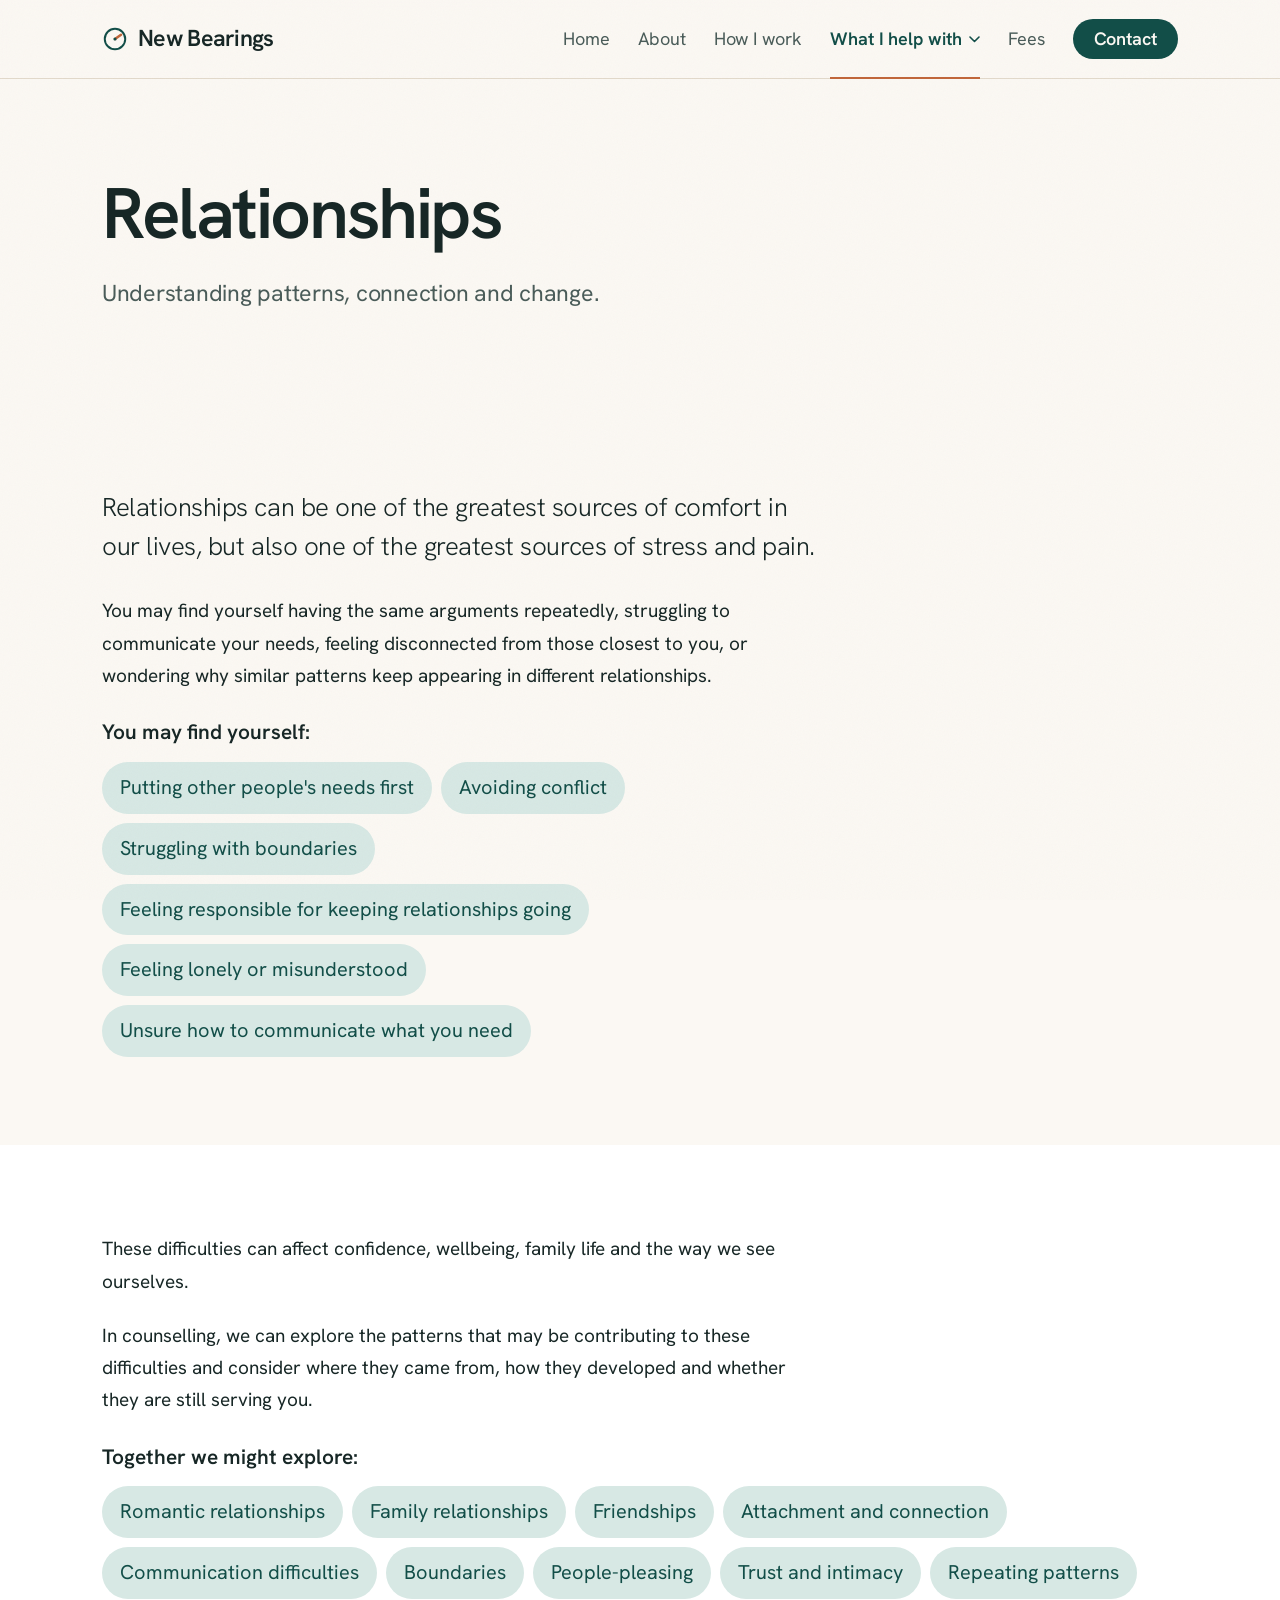
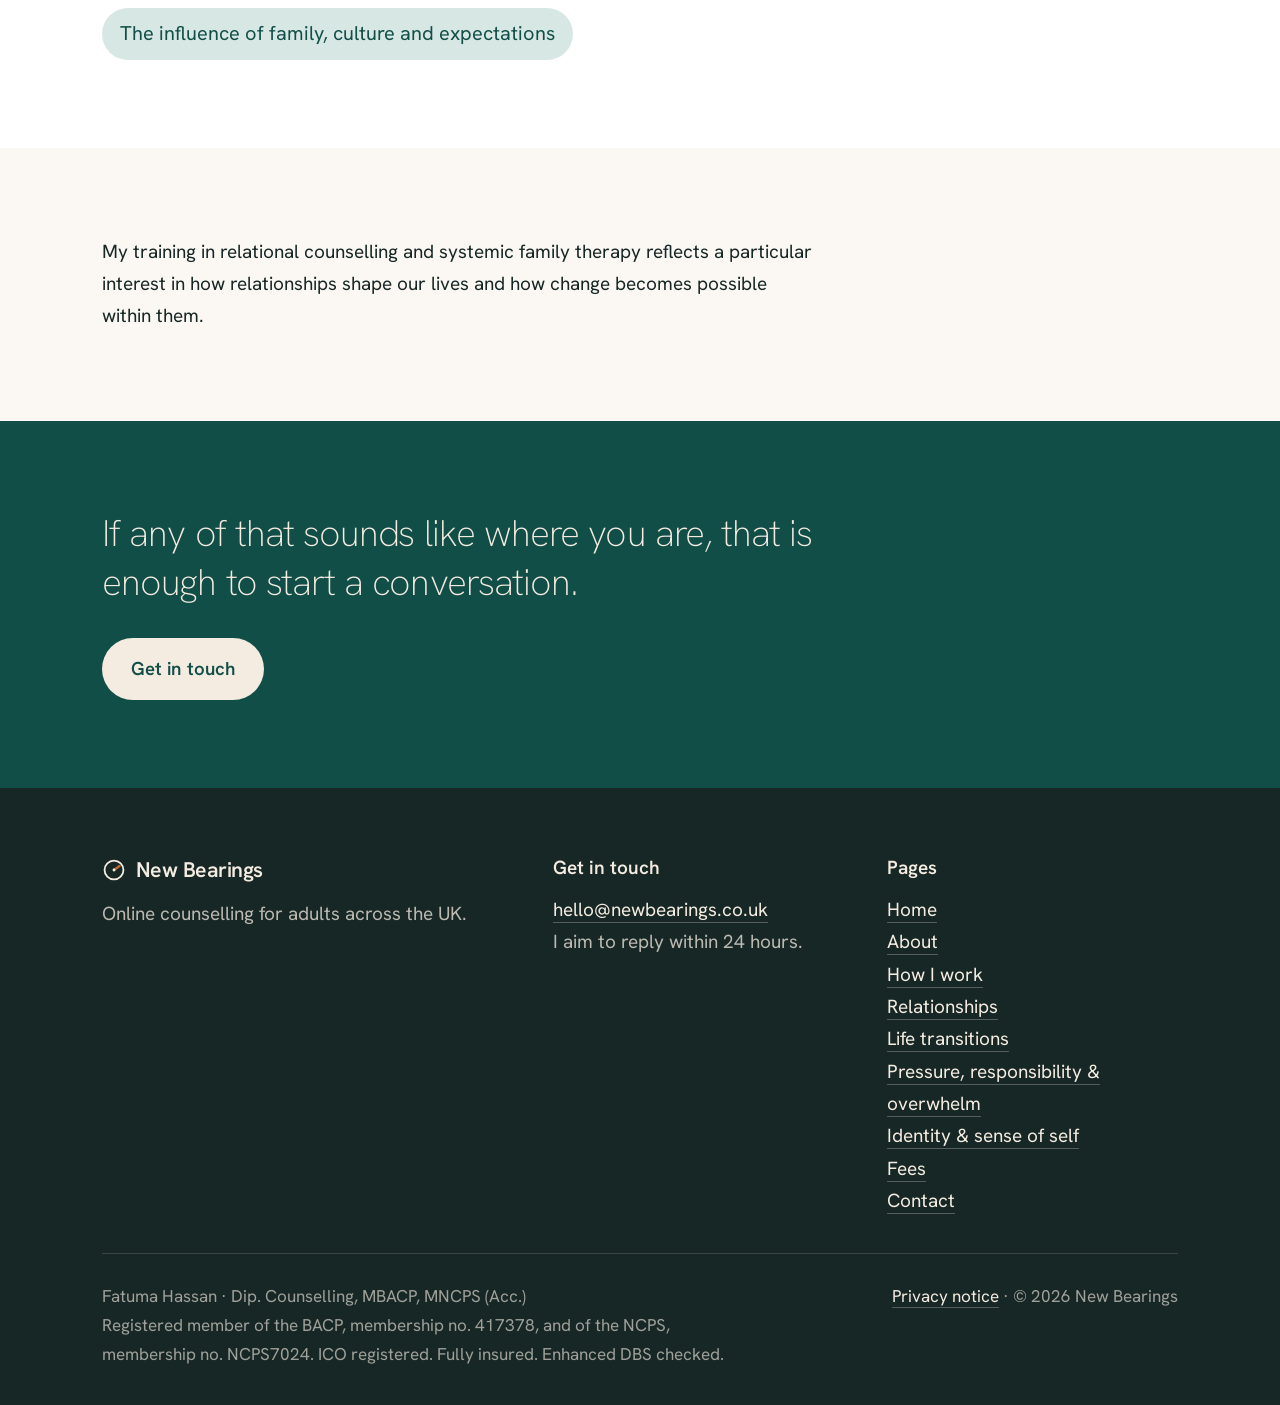
<file: relationships.html>
<!doctype html>
<html lang="en-GB">
<head>
<meta charset="utf-8">
<meta name="robots" content="noindex,nofollow">
<meta name="googlebot" content="noindex,nofollow">

<meta name="viewport" content="width=device-width,initial-scale=1">
<title>Relationships · New Bearings</title>
<meta name="description" content="Counselling for relationship patterns, boundaries, communication and connection, online across the UK.">
<link rel="preconnect" href="https://fonts.googleapis.com">
<link rel="preconnect" href="https://fonts.gstatic.com" crossorigin>
<link rel="stylesheet" href="https://fonts.googleapis.com/css2?family=Hanken+Grotesk:ital,wght@0,200..900;1,200..700&display=swap">
<link rel="stylesheet" href="styles.css?v=21e41243">
<link rel="icon" href="favicon.svg" type="image/svg+xml">
<link rel="icon" href="favicon.png" sizes="96x96">
<link rel="apple-touch-icon" href="apple-touch-icon.png">
<meta name="theme-color" content="#124E48">
</head>
<body>

<a class="skip" href="#main">Skip to content</a>

<header class="site">
  <div class="wrap bar">
    <a class="brand" href="index.html"><svg class="mark" width="26" height="26" viewBox="0 0 32 32" aria-hidden="true" focusable="false"><circle cx="16" cy="16" r="12.6" fill="none" stroke="#124E48" stroke-width="2.4"/><line x1="16" y1="16" x2="23.4" y2="10.8" stroke="#C1663A" stroke-width="3.2" stroke-linecap="round"/><circle cx="16" cy="16" r="1.9" fill="#124E48"/></svg>New&nbsp;Bearings</a>
    <button class="burger" aria-label="Menu" aria-expanded="false">
      <span class="burger-bars" aria-hidden="true"></span>Menu</button>
    <nav aria-label="Main"><a href="index.html">Home</a><a href="about.html">About</a><a href="how-i-work.html">How I work</a><div class="has-sub"><button class="subtoggle on" aria-expanded="false" aria-controls="nav-areas">What I help with<svg class="chev" width="11" height="7" viewBox="0 0 11 7" aria-hidden="true"><path d="M1 1l4.5 4.5L10 1" fill="none" stroke="currentColor" stroke-width="1.6" stroke-linecap="round" stroke-linejoin="round"/></svg></button><div class="submenu" id="nav-areas"><a href="relationships.html" class="on"><span class="st">Relationships</span><span class="sd">Patterns, connection and change</span></a><a href="life-transitions.html"><span class="st">Life transitions</span><span class="sd">Navigating change without losing yourself</span></a><a href="pressure-overwhelm.html"><span class="st">Pressure, responsibility &amp; overwhelm</span><span class="sd">When you're carrying too much</span></a><a href="identity.html"><span class="st">Identity &amp; sense of self</span><span class="sd">Belonging, values and who you are</span></a></div></div><a href="fees.html">Fees</a><a class="navcta" href="contact.html">Contact</a></nav>
  </div>
</header>

<main id="main">
<section class="hero"><div class="wrap narrow"><h1>Relationships</h1><p class="lede">Understanding patterns, connection and change.</p></div></section><section class=""><div class="wrap narrow"><p class="big">Relationships can be one of the greatest sources of comfort in our lives, but also one of the greatest sources of stress and pain.</p><p>You may find yourself having the same arguments repeatedly, struggling to communicate your needs, feeling disconnected from those closest to you, or wondering why similar patterns keep appearing in different relationships.</p><p class="list-lead">You may find yourself:</p><div class="tags"><span class="tag">Putting other people's needs first</span><span class="tag">Avoiding conflict</span><span class="tag">Struggling with boundaries</span><span class="tag">Feeling responsible for keeping relationships going</span><span class="tag">Feeling lonely or misunderstood</span><span class="tag">Unsure how to communicate what you need</span></div></div></section><section class="alt"><div class="wrap narrow"><p>These difficulties can affect confidence, wellbeing, family life and the way we see ourselves.</p><p>In counselling, we can explore the patterns that may be contributing to these difficulties and consider where they came from, how they developed and whether they are still serving you.</p><p class="list-lead">Together we might explore:</p><div class="tags"><span class="tag">Romantic relationships</span><span class="tag">Family relationships</span><span class="tag">Friendships</span><span class="tag">Attachment and connection</span><span class="tag">Communication difficulties</span><span class="tag">Boundaries</span><span class="tag">People-pleasing</span><span class="tag">Trust and intimacy</span><span class="tag">Repeating patterns</span><span class="tag">The influence of family, culture and expectations</span></div></div></section><section class=""><div class="wrap narrow"><p>My training in relational counselling and systemic family therapy reflects a particular interest in how relationships shape our lives and how change becomes possible within them.</p></div></section><section class="band"><div class="wrap narrow">
<p class="band-q">If any of that sounds like where you are, that is enough to start a conversation.</p>
<a class="btn light" href="contact.html">Get in touch</a>
</div></section>
</main>

<footer class="site">
  <div class="wrap">
    <div class="foot-grid">
      <div>
        <p class="foot-brand"><svg class="mark" width="24" height="24" viewBox="0 0 32 32" aria-hidden="true" focusable="false"><circle cx="16" cy="16" r="12.6" fill="none" stroke="#F4ECE1" stroke-width="2.4"/><line x1="16" y1="16" x2="23.4" y2="10.8" stroke="#C1663A" stroke-width="3.2" stroke-linecap="round"/><circle cx="16" cy="16" r="1.9" fill="#F4ECE1"/></svg>New Bearings</p>
        <p>Online counselling for adults across the UK.</p>
      </div>
      <div>
        <p class="foot-h">Get in touch</p>
        <p><a href="mailto:hello@newbearings.co.uk">hello@newbearings.co.uk</a><br>
        I aim to reply within 24 hours.</p>
      </div>
      <div>
        <p class="foot-h">Pages</p>
        <p><a href="index.html">Home</a><br><a href="about.html">About</a><br><a href="how-i-work.html">How I work</a><br><a href="relationships.html">Relationships</a><br><a href="life-transitions.html">Life transitions</a><br><a href="pressure-overwhelm.html">Pressure, responsibility &amp; overwhelm</a><br><a href="identity.html">Identity &amp; sense of self</a><br><a href="fees.html">Fees</a><br><a href="contact.html">Contact</a></p>
      </div>
    </div>
    <div class="foot-legal">
      <p>Fatuma Hassan &middot; Dip. Counselling, MBACP, MNCPS&nbsp;(Acc.)<br>
      Registered member of the BACP, membership no.&nbsp;417378, and of the
      NCPS, membership no.&nbsp;NCPS7024. ICO registered. Fully insured.
      Enhanced DBS checked.</p>
      <p><a href="privacy.html">Privacy notice</a> &middot;
      &copy; 2026 New Bearings</p>
    </div>
  </div>
</footer>

<script>
(function(){
  var burger = document.querySelector('.burger');
  var sub    = document.querySelector('.has-sub');
  var toggle = sub && sub.querySelector('.subtoggle');

  burger.addEventListener('click', function(){
    var open = document.body.classList.toggle('nav-open');
    burger.setAttribute('aria-expanded', open);
    if (!open) closeSub();
  });

  function closeSub(){
    if (!sub) return;
    sub.classList.remove('open');
    toggle.setAttribute('aria-expanded', 'false');
  }

  if (toggle) {
    toggle.addEventListener('click', function(e){
      e.stopPropagation();
      var open = sub.classList.toggle('open');
      toggle.setAttribute('aria-expanded', open);
    });
  }

  // Click away and Escape both close the panel.
  document.addEventListener('click', function(e){
    if (sub && !sub.contains(e.target)) closeSub();
  });
  document.addEventListener('keydown', function(e){
    if (e.key === 'Escape') { closeSub(); if (toggle) toggle.focus(); }
  });
})();
</script>
</body>
</html>
</file>
<file: styles.css>
/* New Bearings — Wnder Studios, October 2026
   One typeface (Hanken Grotesk), hierarchy by weight: 200 / 300 / 400 / 600.
   Warmth comes from colour, soft geometry and paper texture rather than from
   a second family, so the single-face decision holds. */

:root{
  /* greens */
  --teal-deep:#124E48;
  --teal:#2F8B82;
  --teal-pale:#D7E8E4;
  --teal-wash:#EBF3F1;
  /* warms */
  --clay:#C1663A;          /* decorative only: dots, rules, markers */
  --clay-ink:#9F4E25;      /* small text, where contrast has to carry */
  --clay-soft:#ECCEB9;
  --sand:#E9DFD2;
  --sand-soft:#F4ECE1;
  /* grounds */
  --ground:#FBF8F3;
  --paper:#FFFFFF;
  /* ink */
  --ink:#172726;
  --ink-mid:#4A5C59;
  --ink-soft:#726A5E;   /* darkened from #7E7568: that failed AA on sand */
  --rule:#E2D9CB;

  --r-sm:7px;
  --r:16px;
  --r-lg:26px;
  --shadow:0 1px 2px rgba(23,39,38,.04),0 14px 34px -14px rgba(23,39,38,.14);
  --shadow-lift:0 2px 5px rgba(23,39,38,.05),0 22px 46px -16px rgba(23,39,38,.20);

  --font:'Hanken Grotesk',-apple-system,BlinkMacSystemFont,'Segoe UI',Helvetica,Arial,sans-serif;
}

*{box-sizing:border-box;}
/* 1rem = 18px, set as a percentage so it still scales with whatever the
   reader has chosen in their browser. Everything below is in rem, so the
   whole scale moves with this one number. */
html{font-size:118.75%;scroll-behavior:smooth;}
body{
  margin:0;background:var(--ground);color:var(--ink);
  font-family:var(--font);font-size:1rem;line-height:1.7;font-weight:400;
  -webkit-font-smoothing:antialiased;-moz-osx-font-smoothing:grayscale;
}
img{max-width:100%;display:block;}
.hidden{display:none;}

/* A whisper of paper grain. Without it the cream reads as flat screen fill;
   with it the page reads as a surface. Kept under 4% so it never textures
   the type. */
body::after{content:"";position:fixed;inset:0;z-index:999;pointer-events:none;
  opacity:.035;mix-blend-mode:multiply;
  background-image:url("data:image/svg+xml,%3Csvg xmlns='http://www.w3.org/2000/svg' width='180' height='180'%3E%3Cfilter id='n'%3E%3CfeTurbulence type='fractalNoise' baseFrequency='.85' numOctaves='3' stitchTiles='stitch'/%3E%3C/filter%3E%3Crect width='180' height='180' filter='url(%23n)'/%3E%3C/svg%3E");}

.skip{position:absolute;left:-9999px;top:0;background:var(--teal-deep);
  color:#fff;padding:12px 18px;border-radius:0 0 var(--r-sm) 0;z-index:1000;}
.skip:focus{left:0;}

a{color:var(--teal-deep);}
a:focus-visible,button:focus-visible,input:focus-visible,
textarea:focus-visible{outline:2.5px solid var(--clay);outline-offset:3px;
  border-radius:3px;}

.wrap{max-width:1140px;margin:0 auto;padding:0 32px;}
/* .narrow keeps the container width so every section shares one left edge;
   it is the content inside that is measured, not the box. */
.wrap.narrow > *{max-width:716px;}

/* ---------------------------------------------------------- type */
h1,h2,h3{margin:0;text-wrap:balance;font-weight:600;}
h1{font-size:clamp(2.65rem,5.6vw,4.2rem);line-height:1.06;letter-spacing:-.034em;}
h2{font-size:clamp(1.75rem,3.1vw,2.45rem);line-height:1.16;letter-spacing:-.027em;
  margin-bottom:18px;}
h3{font-size:1.2rem;line-height:1.33;letter-spacing:-.014em;margin-bottom:9px;}
h2.spaced{margin-top:60px;}
p{margin:0 0 1.15em;max-width:64ch;}
p:last-child{margin-bottom:0;}
.lede{font-size:1.22rem;line-height:1.6;font-weight:300;
  letter-spacing:-.011em;color:var(--ink-mid);}
.big{font-size:1.36rem;line-height:1.5;font-weight:300;
  letter-spacing:-.018em;color:var(--ink);}
.small{font-size:.92rem;color:var(--ink-soft);}
em{font-style:normal;font-weight:200;color:var(--teal);}
strong{font-weight:600;}
a.inline{font-weight:600;text-decoration:none;
  border-bottom:1.5px solid var(--clay);padding-bottom:1px;}
a.inline:hover{color:var(--clay-ink);}

section{padding:88px 0;}
section.alt{background:var(--paper);}
section.tinted{background:var(--teal-wash);}

/* ---------------------------------------------------------- header */
header.site{background:rgba(251,248,243,.88);backdrop-filter:saturate(1.5) blur(10px);
  -webkit-backdrop-filter:saturate(1.5) blur(10px);
  border-bottom:1px solid var(--rule);position:sticky;top:0;z-index:100;}
.bar{display:flex;align-items:center;gap:40px;min-height:78px;}

.brand{font-weight:600;font-size:1.22rem;letter-spacing:-.03em;line-height:1;
  text-decoration:none;color:var(--ink);white-space:nowrap;
  display:inline-flex;align-items:center;gap:10px;margin-right:auto;}
.brand .mark{flex:none;}

/* Items stretch to the full bar height so the dropdown can hang off the
   header rule exactly, rather than floating a few pixels above it. */
header nav{display:flex;align-items:stretch;align-self:stretch;gap:28px;}
header nav a,.subtoggle{font-family:var(--font);font-size:.95rem;
  font-weight:400;letter-spacing:-.004em;text-decoration:none;
  color:var(--ink-mid);background:none;border:0;cursor:pointer;
  padding:0;line-height:1;white-space:nowrap;transition:color .16s;}
header nav > a,.subtoggle{position:relative;padding:0;
  display:flex;align-items:center;}
header nav > a:hover,.subtoggle:hover{color:var(--teal-deep);}
header nav > a.on,.subtoggle.on{color:var(--teal-deep);font-weight:600;}
header nav > a.on::after,.subtoggle.on::after{content:"";position:absolute;
  left:0;right:0;bottom:-1px;height:2px;background:var(--clay);}

.has-sub{position:relative;display:flex;align-items:stretch;}
.subtoggle{display:inline-flex;align-items:center;gap:7px;}
.has-sub.open .subtoggle.on::after{display:none;}
.has-sub.open .subtoggle{color:var(--teal-deep);}
.chev{transition:transform .2s;margin-top:1px;}
.has-sub.open .chev{transform:rotate(180deg);}
.submenu{display:none;position:absolute;top:100%;left:-22px;z-index:10;
  min-width:340px;background:var(--paper);border:1px solid var(--rule);
  border-top:2px solid var(--teal-deep);padding:9px;
  border-radius:0 0 var(--r) var(--r);box-shadow:var(--shadow);}
.has-sub.open .submenu{display:block;}
.submenu a{display:block;padding:13px 15px;border-radius:var(--r-sm);
  white-space:normal;transition:background .16s;}
.submenu a:hover{background:var(--sand-soft);}
.submenu .st{display:block;font-weight:600;font-size:.97rem;
  color:var(--ink);letter-spacing:-.012em;line-height:1.3;}
.submenu .sd{display:block;margin-top:3px;font-size:.9rem;font-weight:400;
  color:var(--ink-soft);line-height:1.35;}
.submenu a.on{background:var(--teal-pale);}
.submenu a.on .st{color:var(--teal-deep);}
.submenu a.on:hover{background:var(--teal-pale);}

.navcta{align-self:center;color:var(--ground)!important;
  background:var(--teal-deep);font-weight:600;padding:11px 21px!important;
  border-radius:99px;transition:background .16s,transform .16s;}
.navcta:hover{background:var(--teal);}
.navcta.on::after{display:none;}

.burger{display:none;align-items:center;gap:9px;background:none;
  border:1.5px solid var(--rule);border-radius:99px;font:inherit;
  font-size:.95rem;font-weight:600;padding:9px 17px;color:var(--ink);
  cursor:pointer;}
.burger-bars{position:relative;width:15px;height:1.5px;flex:none;
  background:var(--ink);}
.burger-bars::before,.burger-bars::after{content:"";position:absolute;
  left:0;width:15px;height:1.5px;background:var(--ink);
  transition:transform .2s,opacity .2s;}
.burger-bars::before{top:-5px;}
.burger-bars::after{top:5px;}
body.nav-open .burger-bars{background:transparent;}
body.nav-open .burger-bars::before{transform:translateY(5px) rotate(45deg);}
body.nav-open .burger-bars::after{transform:translateY(-5px) rotate(-45deg);}

/* ---------------------------------------------------------- hero */
.hero{background:var(--paper);padding:96px 0 88px;}
.hero h1{max-width:17ch;}
.hero .lede{margin-top:24px;max-width:54ch;}
.ctas{display:flex;flex-wrap:wrap;gap:12px;margin-top:36px;}

.hero-home{padding:76px 0 84px;}
.hero-grid{display:grid;grid-template-columns:1fr 400px;gap:72px;
  align-items:center;}
.hero-copy h1{max-width:none;}
.hero-copy .lede{max-width:46ch;}

/* The portrait sits on a clay block, offset down and right. It gives the
   image weight without a frame, and puts the warm half of the palette at
   the top of the page where it does the most work. */
.hero-pic{position:relative;}
.hero-pic::before{content:"";position:absolute;inset:26px -26px -26px 26px;
  background:var(--clay-soft);border-radius:var(--r-lg);}
.hero-pic picture{display:block;position:relative;}
.hero-pic img{width:100%;height:auto;aspect-ratio:4/5;object-fit:cover;
  border-radius:var(--r-lg);box-shadow:var(--shadow);}
.hero-pic .imgslot{position:relative;border-radius:var(--r-lg);
  box-shadow:var(--shadow);}

/* About page: the column beside her story, where a second portrait would
   otherwise sit. She asked for one photograph, used once. */
.aside-note{background:var(--sand-soft);border:1px solid var(--rule);
  border-radius:var(--r);padding:32px 30px;}
.aside-note .big{color:var(--teal-deep);margin-bottom:18px;}
.aside-note .small{margin-bottom:22px;}
.aside-note .btn{width:100%;text-align:center;}

/* credentials strip ---------------------------------------------- */
.strip{background:var(--teal-deep);padding:0;}
.strip-list{display:flex;flex-wrap:wrap;align-items:center;
  gap:10px 34px;margin:0;padding:19px 0;list-style:none;}
.strip-list li{position:relative;font-size:1rem;font-weight:400;
  color:rgba(235,243,241,.85);padding-left:19px;}
.strip-list li::before{content:"";position:absolute;left:0;top:11px;
  width:7px;height:7px;border-radius:50%;background:var(--clay);}
.strip-list li:first-child{font-weight:600;color:var(--teal-wash);}

/* ---------------------------------------------------------- buttons */
.btn{display:inline-block;background:var(--teal-deep);color:var(--ground);
  text-decoration:none;font-weight:600;font-size:.98rem;letter-spacing:.004em;
  padding:15px 29px;border:none;border-radius:99px;cursor:pointer;
  font-family:var(--font);transition:background .18s,box-shadow .18s;}
.btn:hover{background:var(--teal);box-shadow:var(--shadow);}
.btn.ghost{background:transparent;color:var(--teal-deep);
  box-shadow:inset 0 0 0 1.5px var(--teal-deep);}
.btn.ghost:hover{background:var(--teal-pale);box-shadow:inset 0 0 0 1.5px var(--teal-deep);}
.btn.light{background:var(--sand-soft);color:var(--teal-deep);}
.btn.light:hover{background:#fff;}

/* ---------------------------------------------------------- cards */
.cards{display:grid;grid-template-columns:repeat(auto-fit,minmax(272px,1fr));
  gap:20px;margin-top:40px;}
.card{background:var(--ground);border:1px solid var(--rule);
  border-radius:var(--r);padding:32px 30px 30px;text-decoration:none;
  color:inherit;display:flex;flex-direction:column;gap:11px;
  transition:transform .2s,box-shadow .2s,border-color .2s;}
.card:hover{transform:translateY(-3px);box-shadow:var(--shadow-lift);
  border-color:transparent;}
.card h3{margin-bottom:0;}
.card .sub{font-weight:300;font-size:1rem;color:var(--teal-deep);
  letter-spacing:-.012em;margin:0;line-height:1.38;}
.card p{font-size:1rem;color:var(--ink-mid);margin:0;}
.card .more{margin-top:auto;padding:18px 0 1px;font-size:.95rem;font-weight:600;
  color:var(--teal-deep);align-self:flex-start;
  border-bottom:1.5px solid var(--clay);}

/* ---------------------------------------------------------- panel */
.panel h2{max-width:21ch;margin-bottom:30px;}
.panel-cols{display:grid;grid-template-columns:1fr 1fr;gap:52px;
  max-width:940px;margin-top:8px;}
.panel-cols p{max-width:46ch;}

/* ---------------------------------------------------------- split */
.split{display:grid;grid-template-columns:1fr 330px;gap:64px;align-items:start;}

/* image placeholders */
.imgslot{position:relative;width:100%;background:var(--sand-soft);
  border:1px solid var(--rule);border-radius:var(--r);overflow:hidden;
  background-image:
    linear-gradient(to top right,transparent calc(50% - .5px),rgba(126,117,104,.22) 50%,transparent calc(50% + .5px)),
    linear-gradient(to bottom right,transparent calc(50% - .5px),rgba(126,117,104,.22) 50%,transparent calc(50% + .5px));
  display:flex;flex-direction:column;align-items:center;justify-content:center;
  text-align:center;gap:7px;padding:22px;}
.imgslot.p34{aspect-ratio:3/4;}
.imgslot.p45{aspect-ratio:4/5;}
.imgslot .t{font-size:.71rem;font-weight:600;letter-spacing:.17em;
  text-transform:uppercase;color:var(--clay-ink);background:var(--paper);
  padding:5px 12px;border-radius:99px;}
.imgslot .d{font-size:.76rem;font-weight:500;line-height:1.45;
  color:var(--ink-soft);background:var(--paper);padding:3px 9px;
  border-radius:var(--r-sm);}

/* ---------------------------------------------------------- thoughts */
.thoughts{margin:0 0 44px;padding:0;list-style:none;}
.thoughts li{font-weight:200;font-size:1.56rem;line-height:1.34;
  letter-spacing:-.022em;color:var(--ink);position:relative;
  padding:22px 0 22px 32px;border-top:1px solid var(--rule);}
.thoughts li:last-child{border-bottom:1px solid var(--rule);}
.thoughts li::before{content:"";position:absolute;left:0;top:38px;
  width:17px;height:1.5px;background:var(--clay);}

/* ---------------------------------------------------------- tags */
.tags{display:flex;flex-wrap:wrap;gap:9px;margin-top:28px;}
.tag{font-size:.95rem;color:var(--teal-deep);background:var(--teal-pale);
  padding:8px 16px;border-radius:99px;}
.tinted .tag{background:var(--paper);}

/* ---------------------------------------------------------- steps */
.steps{display:grid;grid-template-columns:repeat(auto-fit,minmax(200px,1fr));
  gap:28px 56px;margin-top:40px;}
/* The heading reads better on the narrow measure, but three columns squeezed
   into 716px leaves half the page empty, so the grid alone spans the full
   container. The left edge is unchanged. */
.wrap.narrow > .steps{max-width:none;}
.steps .n{display:inline-flex;align-items:center;justify-content:center;
  min-width:44px;height:44px;padding:0 11px;border-radius:50%;
  background:var(--teal-pale);color:var(--teal-deep);
  font-weight:600;font-size:1.02rem;margin-bottom:15px;}
/* .plain is the same grid without markers, for groups that are facts rather
   than an ordered sequence. */
.steps.plain h3{padding-top:18px;border-top:2px solid var(--clay);
  display:inline-block;}
.steps h3{margin-bottom:7px;}
.steps p{font-size:1rem;color:var(--ink-mid);margin:0;}

/* ---------------------------------------------------------- quote */
.quote{background:var(--sand-soft);padding:84px 0;}
.quote blockquote{margin:0;position:relative;padding-left:34px;}
.quote blockquote::before{content:"";position:absolute;left:0;top:14px;
  bottom:14px;width:3px;border-radius:2px;background:var(--clay);}
.quote p{font-weight:200;font-size:clamp(1.5rem,2.9vw,2.1rem);line-height:1.3;
  letter-spacing:-.026em;color:var(--teal-deep);max-width:27ch;}
.quote-cite{margin-top:20px;padding-left:34px;font-size:.95rem;
  color:var(--ink-soft);}

/* ---------------------------------------------------------- band */
.band{background:var(--teal-deep);}
.band-q{font-weight:200;font-size:clamp(1.5rem,2.9vw,2.05rem);line-height:1.34;
  letter-spacing:-.025em;color:var(--sand-soft);max-width:24ch;
  margin:0 0 30px;}

/* ---------------------------------------------------------- quals */
.quals{display:grid;grid-template-columns:repeat(auto-fit,minmax(260px,1fr));
  gap:40px 56px;margin-top:30px;}
/* Same as .steps: the heading keeps the reading measure, the two-column list
   spans wider so it is not squashed into the left half. Capped short of the
   full container so the list lines do not run too long. */
.wrap.narrow > .quals{max-width:960px;}
.quals h3{margin-bottom:14px;}
.quals ul{margin:0;padding:0;list-style:none;}
.quals li{padding:10px 0 10px 20px;border-top:1px solid var(--rule);
  position:relative;font-size:1rem;color:var(--ink-mid);}
.quals li:last-child{border-bottom:1px solid var(--rule);}
.quals li::before{content:"";position:absolute;left:0;top:20px;
  width:9px;height:1.5px;background:var(--clay);}
.quals li em{font-style:normal;font-weight:400;color:var(--ink-soft);}

/* ---------------------------------------------------------- price */
.price{background:var(--paper);border:1px solid var(--rule);
  border-radius:var(--r);padding:0;overflow:hidden;box-shadow:var(--shadow);}
.price-main{display:flex;align-items:baseline;gap:14px;flex-wrap:wrap;
  background:var(--teal-deep);padding:34px 44px;}
.price .fig{font-size:3.5rem;font-weight:600;letter-spacing:-.038em;
  line-height:1;color:var(--sand-soft);}
.price .per{font-weight:300;font-size:1.12rem;color:rgba(244,236,225,.8);}
.price-list{margin:0;padding:12px 44px;list-style:none;}
.price-list li{padding:14px 0 14px 26px;position:relative;
  border-bottom:1px solid var(--rule);font-size:.99rem;color:var(--ink-mid);}
.price-list li:last-child{border-bottom:0;}
.price-list li::before{content:"";position:absolute;left:0;top:24px;
  width:13px;height:1.5px;background:var(--clay);}
.price-note{margin:0;padding:22px 44px 32px;font-size:1rem;
  color:var(--ink-soft);}

/* ---------------------------------------------------------- faq */
.faq{margin-top:30px;}
.faq > div{padding:26px 0;border-top:1px solid var(--rule);}
.faq > div:last-child{border-bottom:1px solid var(--rule);}
.faq h3{margin-bottom:9px;}
.faq p{font-size:1.05rem;color:var(--ink-mid);margin:0;}

/* ---------------------------------------------------------- form */
.contact{grid-template-columns:1fr 450px;}
.contact-email{font-size:1.14rem;font-weight:600;margin-top:26px;}
.contact-email a{text-decoration:none;border-bottom:1.5px solid var(--clay);}
.form{background:var(--paper);border:1px solid var(--rule);
  border-radius:var(--r);padding:34px 34px 38px;box-shadow:var(--shadow);}
.form label{display:block;font-size:.95rem;font-weight:600;
  margin:20px 0 7px;color:var(--ink);}
.form label:first-of-type{margin-top:0;}
.form .opt{font-weight:400;color:var(--ink-soft);}
.form input[type=text],.form input[type=email],.form input[type=tel],
.form textarea{width:100%;font:inherit;font-size:1rem;color:var(--ink);
  background:var(--ground);border:1.5px solid var(--rule);
  border-radius:var(--r-sm);padding:13px 15px;transition:border-color .16s;}
.form input:focus,.form textarea:focus{border-color:var(--teal);}
.form textarea{resize:vertical;min-height:130px;}
.form .check{display:flex;gap:11px;align-items:flex-start;
  margin:24px 0 26px;font-weight:400;font-size:.97rem;color:var(--ink-mid);}
.form .check input{margin-top:4px;flex:none;}
.form .btn{width:100%;}

/* ---------------------------------------------------------- legal */
.legal h2{font-size:1.3rem;margin-top:40px;margin-bottom:10px;}
.legal h2:first-of-type{margin-top:28px;}
.legal p{font-size:1rem;color:var(--ink-mid);}

/* ---------------------------------------------------------- footer */
footer.site{background:var(--ink);color:var(--sand-soft);padding:64px 0 36px;
  font-size:1rem;}
footer.site a{color:var(--sand-soft);text-decoration:none;
  border-bottom:1px solid rgba(244,236,225,.28);}
footer.site a:hover{border-bottom-color:var(--clay);}
footer p{color:rgba(244,236,225,.74);}
.foot-grid{display:grid;grid-template-columns:1.4fr 1fr 1fr;gap:44px;
  padding-bottom:36px;border-bottom:1px solid rgba(244,236,225,.16);}
.foot-brand{font-weight:600;font-size:1.12rem;color:var(--sand-soft);
  letter-spacing:-.024em;margin-bottom:10px;
  display:flex;align-items:center;gap:10px;}
.foot-brand .mark{flex:none;}
.foot-h{font-weight:600;color:var(--sand-soft);margin-bottom:10px;}
.foot-legal{display:flex;justify-content:space-between;gap:34px;
  flex-wrap:wrap;padding-top:28px;}
.foot-legal p{font-size:.9rem;color:rgba(244,236,225,.62);margin:0;}

/* ---------------------------------------------------------- responsive */
@media (max-width:1000px){
  .hero-grid{grid-template-columns:1fr 330px;gap:48px;}
}
/* Nav text grew with the base size, so the bar now needs more room. Below
   this the three themed pages show as an open group, not a nested tap. */
@media (max-width:920px){
  .bar{flex-wrap:wrap;min-height:68px;}
  .burger{display:inline-flex;}
  header nav{display:none;width:100%;flex-direction:column;align-items:stretch;
    gap:0;padding:6px 0 20px;}
  body.nav-open header nav{display:flex;}

  header nav > a,.subtoggle{padding:14px 0;}
  header nav > a{border-bottom:1px solid var(--rule);}
  header nav > a.on::after,.subtoggle.on::after{display:none;}
  header nav > a.on,.subtoggle.on{color:var(--teal-deep);}

  .has-sub{display:block;border-bottom:1px solid var(--rule);}
  .subtoggle{width:100%;justify-content:flex-start;cursor:default;
    font-size:.8rem;font-weight:600;letter-spacing:.14em;
    text-transform:uppercase;color:var(--ink-soft);padding:20px 0 4px;}
  .subtoggle .chev{display:none;}
  .submenu{display:block;position:static;min-width:0;border:0;padding:0 0 12px;
    background:none;box-shadow:none;border-radius:0;}
  .submenu a{padding:10px 0 10px 16px;border-left:1.5px solid var(--rule);
    border-radius:0;}
  .submenu a:hover,.submenu a.on,.submenu a.on:hover{background:none;}
  .submenu a.on{border-left-color:var(--clay);}

  .navcta{align-self:stretch;justify-content:center;margin-top:20px;
    padding:14px 20px!important;}

  /* Stacked, copy first. A 4:5 portrait at full column width fills the whole
     first screen on a phone, so the headline would sit below the fold. */
  .hero-grid{grid-template-columns:1fr;gap:48px;}
  .hero-pic{max-width:330px;}
  .hero-pic::before{inset:18px -18px -18px 18px;}
}
@media (max-width:900px){
  .split,.contact{grid-template-columns:1fr;gap:40px;}
  .split > div:last-child .imgslot{max-width:300px;}
  .panel-cols{grid-template-columns:1fr;gap:0;}
  .panel-cols p{max-width:64ch;}
  .panel-cols > div:first-child p{margin-bottom:1.15em;}
  .foot-grid{grid-template-columns:1fr 1fr;gap:32px;}
}
@media (max-width:720px){
  /* 17px, still set relative to the reader's own browser size */
  html{font-size:112.5%;}
  .wrap{padding:0 22px;}
  section{padding:60px 0;}
  .hero,.hero-home{padding:48px 0 60px;}
  .quote{padding:62px 0;}
  .strip-list{gap:8px 22px;padding:16px 0;}
  .strip-list li{font-size:.95rem;}
  .thoughts li{font-size:1.28rem;}
  .price-main{padding:26px 26px;}
  .price-list{padding:8px 26px;}
  .price-note{padding:18px 26px 26px;}
  .form{padding:26px 24px 30px;}
  .foot-grid{grid-template-columns:1fr;}
}
@media (prefers-reduced-motion:reduce){
  html{scroll-behavior:auto;}
  *{transition:none!important;}
}

/* ======================================================================
   Nov 2026 revision (Fatuma's feedback): more colour, less whitespace,
   bubble lists, WhatsApp, four pillars, Why New Bearings + photo moved down
   ====================================================================== */

/* kicker label above section headings */
.kicker{font-family:inherit;font-weight:600;font-size:.8rem;letter-spacing:.14em;
  text-transform:uppercase;color:var(--clay-ink);margin:0 0 10px;}

/* colour on the hero so the landing page reads warm immediately */
.hero{background:var(--ground);}
.hero-home{background:var(--teal-wash);padding:72px 0 76px;}
.hero-home .hook{margin-top:30px;font-weight:300;font-size:1.5rem;line-height:1.32;
  letter-spacing:-.02em;color:var(--teal-deep);max-width:20ch;}

/* WhatsApp button (recognisable green, adds colour + reduces friction) */
.btn.wa{background:#1FA855;color:#fff;}
.btn.wa:hover{background:#178a45;box-shadow:var(--shadow);}
.btn.wa::before{content:"";display:inline-block;width:1em;height:1em;margin-right:.5em;
  vertical-align:-.14em;background:#fff;border-radius:50%;
  -webkit-mask:center/contain no-repeat url("data:image/svg+xml,%3Csvg xmlns='http://www.w3.org/2000/svg' viewBox='0 0 24 24'%3E%3Cpath d='M12 2a10 10 0 0 0-8.6 15l-1.4 5 5.1-1.3A10 10 0 1 0 12 2zm0 2a8 8 0 1 1-4.2 14.8l-.3-.2-3 .8.8-2.9-.2-.3A8 8 0 0 1 12 4zm-3 4c-.2 0-.5 0-.7.4-.3.3-.9.9-.9 2.2s1 2.6 1.1 2.7c.1.2 1.9 3 4.7 4.1 2.3 1 2.8.8 3.3.8.5-.1 1.6-.7 1.9-1.3.2-.6.2-1.2.1-1.3-.1-.1-.3-.2-.6-.3-.3-.2-1.6-.8-1.9-.9-.2-.1-.4-.1-.6.1-.2.3-.6.9-.8 1-.1.2-.3.2-.5.1-.3-.1-1.1-.4-2.2-1.3-.8-.7-1.3-1.6-1.5-1.9-.1-.2 0-.4.1-.5l.4-.4.3-.4c.1-.2 0-.3 0-.5 0-.1-.6-1.5-.8-2C9.5 8 9.3 8 9.1 8H9z'/%3E%3C/svg%3E");
          mask:center/contain no-repeat url("data:image/svg+xml,%3Csvg xmlns='http://www.w3.org/2000/svg' viewBox='0 0 24 24'%3E%3Cpath d='M12 2a10 10 0 0 0-8.6 15l-1.4 5 5.1-1.3A10 10 0 1 0 12 2z'/%3E%3C/svg%3E");}
.contact-wa{margin-top:16px;}

/* Why New Bearings: copy + portrait (photo moved down from the hero) */
.why{display:grid;grid-template-columns:1fr 340px;gap:56px;align-items:center;}
.why-copy h2{max-width:18ch;}
.why-pic{position:relative;}
.why-pic::before{content:"";position:absolute;inset:22px -22px -22px 22px;
  background:var(--clay-soft);border-radius:var(--r-lg);}
.why-pic img{position:relative;width:100%;height:auto;aspect-ratio:4/5;object-fit:cover;
  border-radius:var(--r-lg);box-shadow:var(--shadow);}
.why-pic .cap{position:relative;margin-top:14px;font-size:.9rem;color:var(--ink-soft);}
.why-pic .cap b{display:block;color:var(--ink);}

/* four-card grid: 2x2 for balance, with a coloured top accent for life */
.cards-4{grid-template-columns:repeat(2,1fr);}
.card{border-top:3px solid var(--teal);}
.card:nth-child(2){border-top-color:var(--clay);}
.card:nth-child(3){border-top-color:var(--clay);}
.card:nth-child(4){border-top-color:var(--teal);}

/* labelled bubble lists */
.list-lead{font-weight:600;font-size:1.02rem;color:var(--ink);margin:22px 0 0;}
.list-lead + .tags{margin-top:12px;}

/* standalone belief line on About */
.standout{font-weight:300;font-size:1.5rem;line-height:1.4;letter-spacing:-.02em;
  color:var(--teal-deep);margin:6px 0 4px;}

@media (max-width:820px){
  .why{grid-template-columns:1fr;gap:36px;}
  .why-pic{max-width:320px;}
  .cards-4{grid-template-columns:1fr;}
}

/* ---- readability bump + Why two-column (Nov 2026, round 2) ---- */
.lede{font-weight:400;}
.tag{font-size:1.05rem;padding:9px 18px;}
.kicker{font-size:.92rem;}
.small{font-size:1rem;}
.list-lead{font-size:1.1rem;}
.card .sub{font-size:1.05rem;}
.cap{font-size:1rem;}
.why-cols{display:grid;grid-template-columns:1fr 1fr;gap:44px;margin-top:8px;}
.why-cols p{max-width:46ch;}
@media (max-width:820px){.why-cols{grid-template-columns:1fr;gap:0;}
  .why-cols > div:first-child p:last-child{margin-bottom:1.15em;}}

/* ---- hero reworked: text-led + colour card, portrait moved to intro band
       (Nov 2026, round 3) ------------------------------------------------- */
.kicker-hero{color:var(--teal);font-weight:600;margin:0 0 14px;}
.hero-copy .lede{max-width:42ch;}

/* deep-teal orientation card fills the right of the hero and brings the
   colour forward, with the hook as its opening line */
.hero-card{background:var(--teal-deep);color:var(--teal-wash);
  border-radius:var(--r-lg);padding:38px 34px;align-self:stretch;
  display:flex;flex-direction:column;justify-content:center;
  box-shadow:var(--shadow);}
.hero-hook{font-weight:300;font-size:1.6rem;line-height:1.3;letter-spacing:-.02em;
  color:#fff;margin:0 0 26px;}
.hero-facts{list-style:none;margin:0;padding:26px 0 0;
  border-top:1px solid rgba(235,243,241,.22);
  display:flex;flex-direction:column;gap:14px;}
.hero-facts li{position:relative;padding-left:22px;font-size:1.05rem;
  color:rgba(235,243,241,.9);line-height:1.35;}
.hero-facts li::before{content:"";position:absolute;left:0;top:.5em;
  width:8px;height:8px;border-radius:50%;background:var(--clay);}
.hero-facts li b{color:#fff;font-weight:600;}

/* intro band: portrait (moved down from the hero) beside the opening copy */
.intro-grid{display:grid;grid-template-columns:360px 1fr;gap:64px;
  align-items:center;}
.intro-pic{position:relative;max-width:360px;}
.intro-photo{position:relative;}
.intro-photo::before{content:"";position:absolute;inset:22px -22px -22px 0;
  background:var(--clay-soft);border-radius:var(--r-lg);}
.intro-photo picture{display:block;position:relative;}
.intro-photo img{width:100%;height:auto;aspect-ratio:4/5;object-fit:cover;
  border-radius:var(--r-lg);box-shadow:var(--shadow);}
.intro-pic .cap{margin-top:38px;font-size:.95rem;
  color:var(--ink-soft);line-height:1.4;}
.intro-pic .cap b{display:block;color:var(--ink);font-weight:600;}
.intro-copy .big{margin-top:0;}

@media (max-width:900px){
  .intro-grid{grid-template-columns:1fr;gap:34px;}
  .intro-pic{max-width:300px;}
  .intro-photo::before{inset:16px -16px -16px 0;}
}
@media (max-width:720px){
  .hero-card{padding:30px 26px;}
  .hero-hook{font-size:1.4rem;}
}

/* ---- hero recentred (Nov 2026, round 4): text-led, centred, no card ---- */
.hero-centre{max-width:760px;margin:0 auto;text-align:center;
  display:flex;flex-direction:column;align-items:center;}
.hero-centre .kicker-hero{margin:0 0 16px;}
.hero-centre h1{max-width:18ch;}
.hero-centre .lede{max-width:50ch;margin-left:auto;margin-right:auto;}
.hero-centre .ctas{justify-content:center;}
.hero-centre .hook{max-width:34ch;margin-left:auto;margin-right:auto;text-align:center;}

/* hero headline: wider measure + balance so it reads in fewer lines */
.hero-centre{max-width:880px;}
.hero-centre h1{max-width:20ch;text-wrap:balance;}

/* credentials strip: single row on desktop, spread across the band */
@media (min-width:1160px){
  .strip-list{flex-wrap:nowrap;justify-content:space-between;gap:22px;}
  .strip-list li{white-space:nowrap;font-size:.9rem;}
}

/* ---- fuller layouts + solid cards (Nov 2026, round 5) ---- */
/* Why: heading left, body right, full width */
.why-full{text-align:center;}
.why-full .kicker{margin-left:auto;margin-right:auto;}
.why-full h2{max-width:22ch;margin-left:auto;margin-right:auto;}
.why-cols2{max-width:680px;margin:30px auto 0;display:flex;
  flex-direction:column;gap:1.15em;}
.why-cols2 > div{display:flex;flex-direction:column;gap:1.15em;}
.why-cols2 p{margin:0;}

/* Recognise: tag cloud spans full width; note kept readable */
.alt .tags{max-width:none;}
.small-note{margin-top:28px;max-width:60ch;}

/* Solid-colour pathway cards */
.cards-4 .card{border:0;border-radius:var(--r-lg);color:#fff;
  padding:34px 32px 30px;}
.cards-4 .card:nth-child(1),.cards-4 .card:nth-child(4){background:var(--teal-deep);}
.cards-4 .card:nth-child(2),.cards-4 .card:nth-child(3){background:var(--clay-ink);}
.cards-4 .card:hover{border-color:transparent;}
.cards-4 .card h3{color:#fff;}
.cards-4 .card .sub{color:rgba(255,255,255,.92);}
.cards-4 .card p{color:rgba(255,255,255,.85);}
.cards-4 .card .more{color:#fff;border-bottom-color:rgba(255,255,255,.65);}
.cards-4 .card:hover .more{border-bottom-color:#fff;}
</file>
